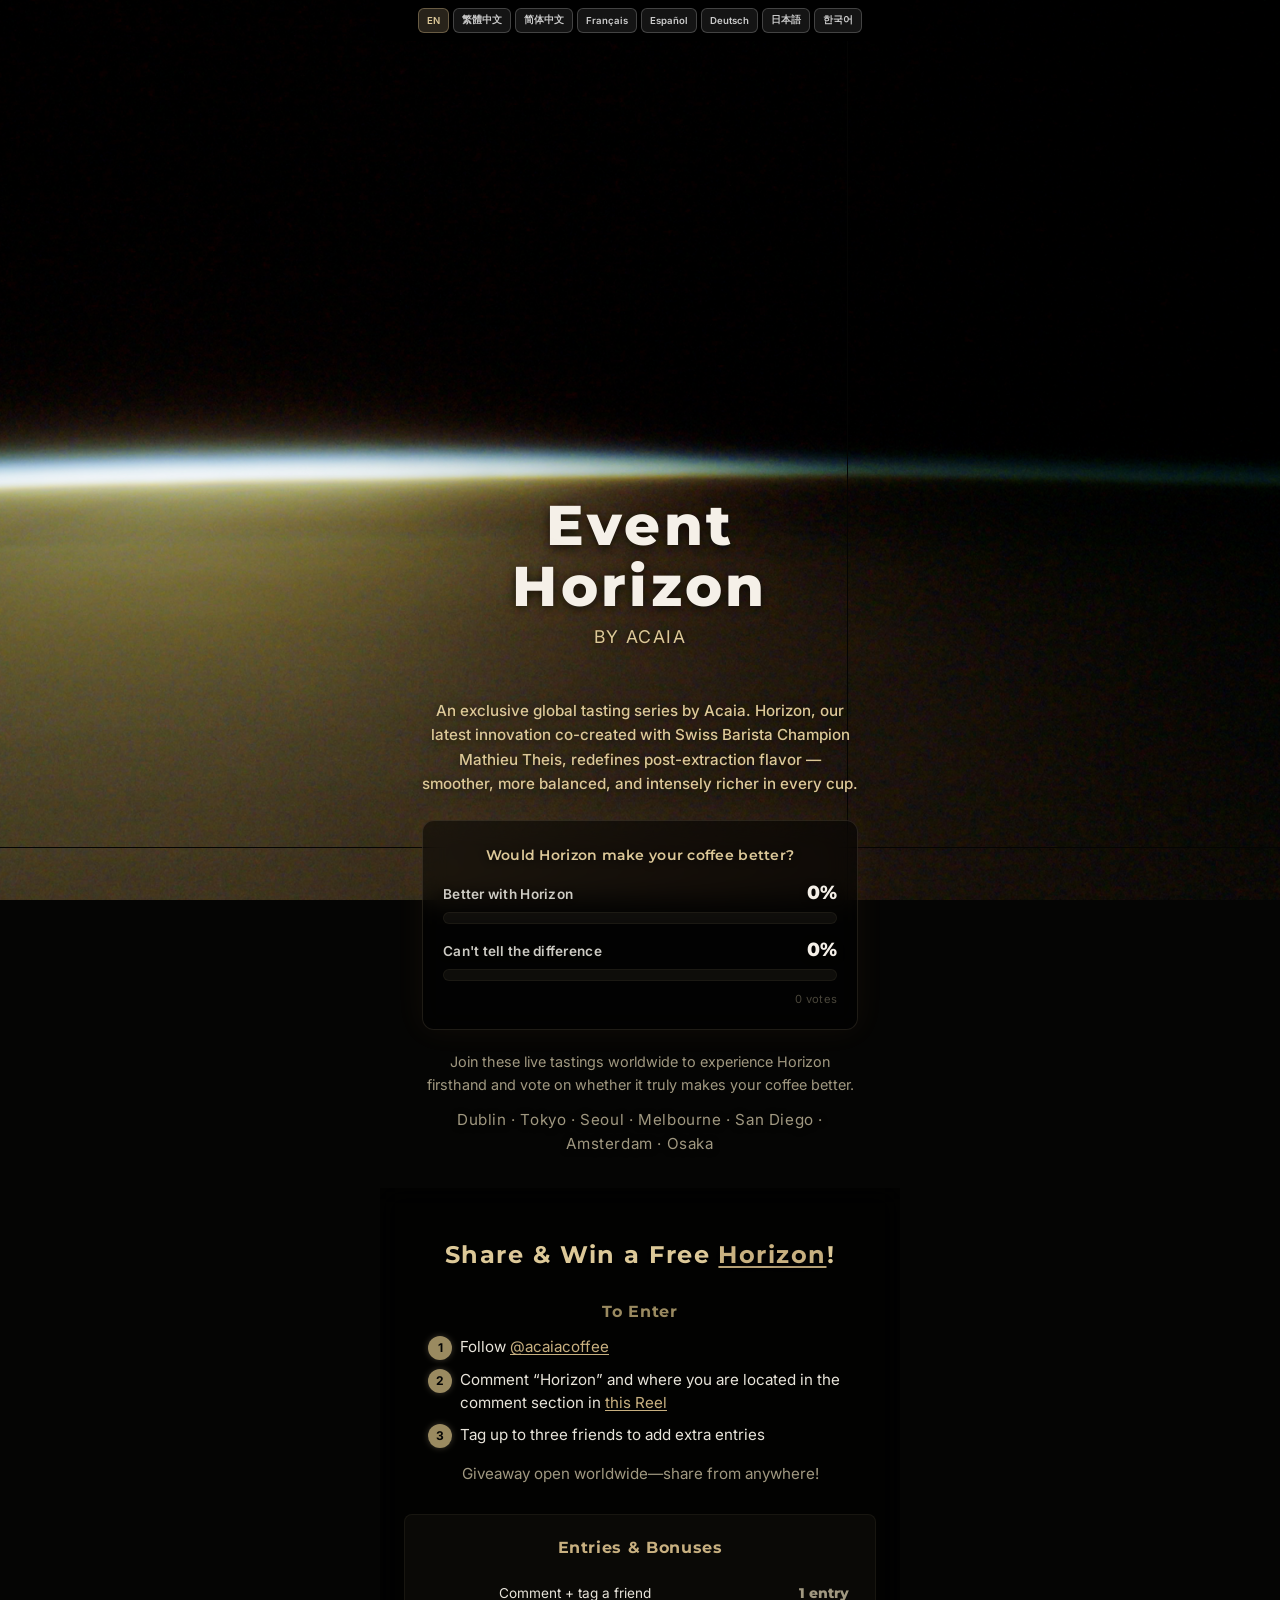
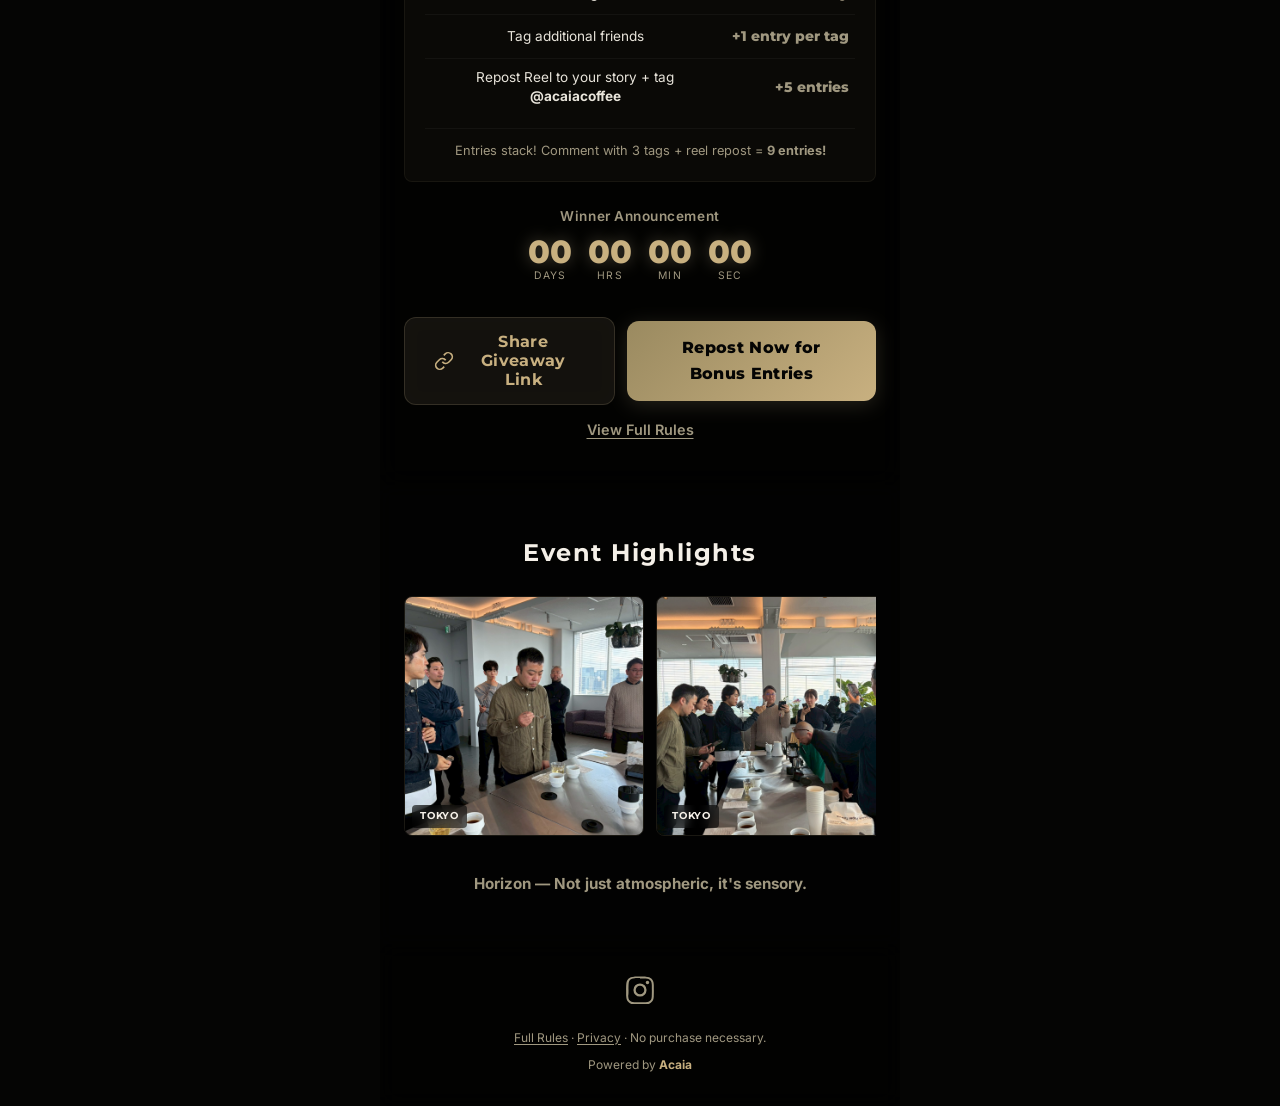
<file: index.html>
<!DOCTYPE html>
<html lang="en">
<head>
  <meta charset="UTF-8">
  <meta name="viewport" content="width=device-width, initial-scale=1.0, viewport-fit=cover">
  <title>Horizon Vote</title>
  <meta name="theme-color" content="#000000">
  <link rel="preconnect" href="https://fonts.googleapis.com">
  <link rel="preconnect" href="https://fonts.gstatic.com" crossorigin>
  <link href="https://fonts.googleapis.com/css2?family=Montserrat:wght@600;700;800&family=Inter:wght@400;500;600&family=Noto+Sans+TC:wght@400;500;600&family=Noto+Sans+SC:wght@400;500;600&family=Noto+Sans+JP:wght@400;500;600&family=Noto+Sans+KR:wght@400;500;600&display=swap" rel="stylesheet">
  <link rel="stylesheet" href="style.css?v=38">
  <style>
    /* Language switcher bar */
    .lang-switcher {
      position: fixed;
      top: 0;
      left: 50%;
      transform: translateX(-50%);
      z-index: 999;
      display: flex;
      gap: 4px;
      padding: 8px 12px;
      background: rgba(0,0,0,0.9);
      backdrop-filter: blur(10px);
      -webkit-backdrop-filter: blur(10px);
      border-radius: 0 0 12px 12px;
      max-width: 520px;
      width: 100%;
      flex-wrap: wrap;
      justify-content: center;
    }
    .lang-switcher button {
      font-family: 'Inter', system-ui, sans-serif;
      font-size: 0.6rem;
      font-weight: 600;
      padding: 5px 8px;
      border: 1px solid rgba(255,255,255,0.2);
      border-radius: 6px;
      background: rgba(255,255,255,0.08);
      color: #ccc;
      cursor: pointer;
      transition: all 0.2s;
      white-space: nowrap;
    }
    .lang-switcher button:hover { background: rgba(255,255,255,0.15); }
    .lang-switcher button.active {
      background: rgba(200,176,128,0.2);
      border-color: rgba(200,176,128,0.4);
      color: #DCC898;
    }
    .hero { padding-top: 50px; }
  </style>
</head>
<body>

  <!-- Language Switcher -->
  <div class="lang-switcher" id="langSwitcher">
    <button data-lang="en" class="active">EN</button>
    <button data-lang="zh-TW">繁體中文</button>
    <button data-lang="zh-CN">简体中文</button>
    <button data-lang="fr">Français</button>
    <button data-lang="es">Español</button>
    <button data-lang="de">Deutsch</button>
    <button data-lang="ja">日本語</button>
    <button data-lang="ko">한국어</button>
  </div>

  <!-- ===== HERO ===== -->
  <div class="bg-blackhole"></div>
  <section id="hero" class="hero">
    <div class="hero-content">
      <h1 class="hero-title">Event<br>Horizon</h1>
      <p class="hero-tagline">by Acaia</p>
    </div>
  </section>

  <!-- ===== DESCRIPTION + VOTE + CTA ===== -->
  <div class="content-upper">
    <p class="event-desc" data-i18n="event_desc"></p>

    <!-- QR voting buttons -->
    <div class="qr-vote" id="qrVote" hidden>
      <p class="qr-vote-prompt" data-i18n="vote_question"></p>
      <div class="qr-vote-buttons">
        <button class="btn btn-vote btn-vote-yes" id="btnVoteYes" data-i18n="vote_yes"></button>
        <button class="btn btn-vote btn-vote-no" id="btnVoteNo" data-i18n="vote_no_btn"></button>
      </div>
    </div>

    <!-- QR vote confirmation -->
    <div class="qr-confirm" id="qrConfirm" hidden>
      <div class="qr-confirm-icon">&#10003;</div>
      <p class="qr-confirm-text" data-i18n="vote_recorded"></p>
    </div>

    <div class="vote-box">
      <p class="results-question" data-i18n="vote_question"></p>
      <div class="result-bars">
        <div class="bar-group">
          <div class="bar-label">
            <span class="bar-name" data-i18n="vote_yes"></span>
            <span class="bar-pct" id="pctTasteYes">0%</span>
          </div>
          <div class="bar-track">
            <div class="bar-fill bar-fill-yes" id="barTasteYes" style="width:0%"></div>
          </div>
        </div>
        <div class="bar-group">
          <div class="bar-label">
            <span class="bar-name" data-i18n="vote_no"></span>
            <span class="bar-pct" id="pctTasteNo">0%</span>
          </div>
          <div class="bar-track">
            <div class="bar-fill bar-fill-no" id="barTasteNo" style="width:0%"></div>
          </div>
        </div>
      </div>
      <span class="vote-box-count" id="totalTasting">0 votes</span>
    </div>

    <p class="event-cta" data-i18n="event_cta"></p>

    <div class="cities-bar">
      Dublin &middot; Tokyo &middot; Seoul &middot; Melbourne &middot; San Diego &middot; Amsterdam &middot; Osaka
    </div>
  </div>

  <!-- ===== SHARE TO WIN ===== -->
  <section id="giveaway" class="section giveaway">
    <h2 class="section-title" data-i18n-html="giveaway_title"></h2>
    <div class="rules-title-inline" data-i18n="to_enter"></div>
    <ol class="entry-rules">
      <li data-i18n-html="step1"></li>
      <li data-i18n-html="step2"></li>
      <li data-i18n="step3"></li>
    </ol>
    <p class="giveaway-subtitle" data-i18n="giveaway_subtitle"></p>

    <!-- Entry Bonuses -->
    <div class="bonus-entries-card">
      <p class="bonus-entries-title" data-i18n="entries_bonuses"></p>
      <table class="bonus-table">
        <tr>
          <td class="bonus-action" data-i18n="bonus_comment_tag"></td>
          <td class="bonus-value" data-i18n="bonus_1_entry"></td>
        </tr>
        <tr>
          <td class="bonus-action" data-i18n="bonus_additional_tags"></td>
          <td class="bonus-value bonus-value-accent" data-i18n="bonus_plus1"></td>
        </tr>
        <tr>
          <td class="bonus-action" data-i18n-html="bonus_repost"></td>
          <td class="bonus-value bonus-value-glow" data-i18n="bonus_plus5"></td>
        </tr>
      </table>
      <p class="bonus-stack-note" data-i18n-html="bonus_stack"></p>
    </div>

    <!-- Countdown -->
    <div class="countdown-block">
      <p class="countdown-label" data-i18n="winner_announcement"></p>
      <div class="countdown" id="countdown">
        <div class="cd-unit"><span id="cdDays">00</span><small data-i18n="days"></small></div>
        <div class="cd-unit"><span id="cdHours">00</span><small data-i18n="hrs"></small></div>
        <div class="cd-unit"><span id="cdMins">00</span><small data-i18n="min"></small></div>
        <div class="cd-unit"><span id="cdSecs">00</span><small data-i18n="sec"></small></div>
      </div>
    </div>

    <div class="share-tools">
      <button class="btn btn-accent share-btn" id="btnCopyLink" aria-label="Copy link">
        <svg viewBox="0 0 24 24" fill="none" stroke="currentColor" stroke-width="2" width="20" height="20"><path d="M10 13a5 5 0 007.54.54l3-3a5 5 0 00-7.07-7.07l-1.72 1.71"/><path d="M14 11a5 5 0 00-7.54-.54l-3 3a5 5 0 007.07 7.07l1.71-1.71"/></svg>
        <span data-i18n="share_link"></span>
      </button>
      <a href="https://www.instagram.com/reel/DVrudeakwUs/" class="btn btn-primary" target="_blank" rel="noopener" data-i18n="repost_now"></a>
    </div>

    <button class="link-btn" id="btnRules" data-i18n="view_rules"></button>
  </section>

  <!-- ===== RULES MODAL ===== -->
  <div class="modal-overlay" id="rulesModal" aria-hidden="true">
    <div class="modal" role="dialog" aria-labelledby="rulesTitle">
      <button class="modal-close" id="modalClose" aria-label="Close">&times;</button>
      <h3 id="rulesTitle" data-i18n="rules_title"></h3>
      <ul id="rulesList"></ul>
    </div>
  </div>

  <!-- ===== EVENT HIGHLIGHTS ===== -->
  <section id="highlights" class="section highlights">
    <h2 class="section-title" data-i18n="highlights_title"></h2>
    <div class="photo-scroll" id="photoScroll"></div>
    <p class="brand-blurb" data-i18n-html="brand_blurb"></p>
  </section>

  <!-- ===== FOOTER ===== -->
  <footer class="footer">
    <div class="footer-social">
      <a href="https://www.instagram.com/acaiacoffee/?utm_source=results_page&utm_medium=footer" target="_blank" rel="noopener" aria-label="Instagram">
        <svg viewBox="0 0 24 24" fill="currentColor" width="28" height="28"><path d="M12 2.163c3.204 0 3.584.012 4.85.07 1.17.054 1.97.24 2.43.403a4.088 4.088 0 011.47.957c.453.453.777.91.957 1.47.163.46.35 1.26.403 2.43.058 1.266.07 1.646.07 4.85s-.012 3.584-.07 4.85c-.054 1.17-.24 1.97-.403 2.43a4.088 4.088 0 01-.957 1.47 4.088 4.088 0 01-1.47.957c-.46.163-1.26.35-2.43.403-1.266.058-1.646.07-4.85.07s-3.584-.012-4.85-.07c-1.17-.054-1.97-.24-2.43-.403a4.088 4.088 0 01-1.47-.957 4.088 4.088 0 01-.957-1.47c-.163-.46-.35-1.26-.403-2.43C2.175 15.584 2.163 15.204 2.163 12s.012-3.584.07-4.85c.054-1.17.24-1.97.403-2.43a4.088 4.088 0 01.957-1.47A4.088 4.088 0 015.063 2.293c.46-.163 1.26-.35 2.43-.403C8.759 1.832 9.139 1.82 12 1.82zm0-1.663C8.741.5 8.332.514 7.052.573 5.775.63 4.902.822 4.14 1.104a5.756 5.756 0 00-2.077 1.352A5.756 5.756 0 00.71 4.533C.428 5.295.237 6.168.18 7.445.12 8.725.107 9.134.107 12.393s.014 3.668.073 4.948c.057 1.277.249 2.15.531 2.912a5.756 5.756 0 001.352 2.077 5.756 5.756 0 002.077 1.352c.762.282 1.635.474 2.912.531 1.28.059 1.689.073 4.948.073s3.668-.014 4.948-.073c1.277-.057 2.15-.249 2.912-.531a5.756 5.756 0 002.077-1.352 5.756 5.756 0 001.352-2.077c.282-.762.474-1.635.531-2.912.059-1.28.073-1.689.073-4.948s-.014-3.668-.073-4.948c-.057-1.277-.249-2.15-.531-2.912a5.756 5.756 0 00-1.352-2.077A5.756 5.756 0 0019.86 1.104C19.098.822 18.225.63 16.948.573 15.668.514 15.259.5 12 .5z"/><path d="M12 6.365a5.635 5.635 0 100 11.27 5.635 5.635 0 000-11.27zm0 9.297a3.662 3.662 0 110-7.325 3.662 3.662 0 010 7.325z"/><circle cx="18.406" cy="5.594" r="1.44"/></svg>
      </a>
    </div>
    <p class="footer-legal">
      <a href="#" id="footerRules" data-i18n="full_rules"></a> &middot; <a href="#hero" data-i18n="privacy"></a> &middot; <span data-i18n="no_purchase"></span>
    </p>
    <p class="footer-brand">Powered by <strong>Acaia</strong></p>
  </footer>

  <script src="app.js"></script>
  <script>
  /* ===== i18n System ===== */
  const TRANSLATIONS = {
    en: {
      event_desc: 'An exclusive global tasting series by Acaia. Horizon, our latest innovation co-created with Swiss Barista Champion Mathieu Theis, redefines post-extraction flavor \u2014 smoother, more balanced, and intensely richer in every cup.',
      vote_question: 'Would Horizon make your coffee better?',
      vote_yes: 'Better with Horizon',
      vote_no: "Can't tell the difference",
      vote_no_btn: "Can't tell",
      vote_recorded: 'Your vote has been recorded!',
      event_cta: 'Join these live tastings worldwide to experience Horizon firsthand and vote on whether it truly makes your coffee better.',
      giveaway_title: 'Share &amp; Win a Free <a href="https://acaia.co/products/horizon" target="_blank" rel="noopener" class="title-link">Horizon</a>!',
      to_enter: 'To Enter',
      step1: 'Follow <a href="https://www.instagram.com/acaiacoffee/?utm_source=results_page&utm_medium=giveaway" target="_blank" rel="noopener">@acaiacoffee</a>',
      step2: 'Comment \u201cHorizon\u201d and where you are located in the comment section in <a href="https://www.instagram.com/reel/DVrudeakwUs/" target="_blank" rel="noopener">this Reel</a>',
      step3: 'Tag up to three friends to add extra entries',
      giveaway_subtitle: 'Giveaway open worldwide\u2014share from anywhere!',
      entries_bonuses: 'Entries & Bonuses',
      bonus_comment_tag: 'Comment + tag a friend',
      bonus_1_entry: '1 entry',
      bonus_additional_tags: 'Tag additional friends',
      bonus_plus1: '+1 entry per tag',
      bonus_repost: 'Repost Reel to your story + tag <strong>@acaiacoffee</strong>',
      bonus_plus5: '+5 entries',
      bonus_stack: 'Entries stack! Comment with 3 tags + reel repost = <strong>9 entries!</strong>',
      winner_announcement: 'Winner Announcement',
      days: 'days', hrs: 'hrs', min: 'min', sec: 'sec',
      share_link: 'Share Giveaway Link',
      repost_now: 'Repost Now for Bonus Entries',
      view_rules: 'View Full Rules',
      rules_title: 'Lucky Draw Rules',
      rules: [
        'No purchase necessary.',
        'Must follow @acaiacoffee on Instagram to qualify.',
        'Comment on our latest Reel/post and tag at least one friend to enter.',
        'Each additional friend tagged = +1 bonus entry (stackable).',
        'Repost the Reel to your Story + tag @acaiacoffee for +5 bonus entries.',
        'Winner will be selected randomly and announced on @acaiacoffee Instagram on March 31.',
        'You must be over 18. Address must be a valid shipping address.',
        'One entry per person. Your account must be public to enter.',
        'Entrants from the following countries are not eligible: Iran, Lebanon, Syria, Thailand, India, Turkey, Egypt, Qatar, and Russia. These restrictions are due to current political or logistical limitations (subject to change).',
        'This giveaway is not sponsored, endorsed, or administered by, or associated with Instagram.',
        'Acaia reserves the right to adjust these rules at any time.',
        'Good luck!'
      ],
      highlights_title: 'Event Highlights',
      brand_blurb: '<strong>Horizon \u2014 Not just atmospheric, it\'s sensory.</strong>',
      full_rules: 'Full Rules',
      privacy: 'Privacy',
      no_purchase: 'No purchase necessary.',
      votes_suffix: 'votes'
    },
    'zh-TW': {
      event_desc: 'Acaia 獨家全球品鑑系列活動。Horizon 是我們與瑞士咖啡師冠軍 Mathieu Theis 共同研發的最新創新，重新定義萃取後的風味體驗 \u2014 更柔順、更均衡、每一杯都更加濃郁醇厚。',
      vote_question: 'Horizon 能讓你的咖啡更好嗎？',
      vote_yes: '使用 Horizon 更好',
      vote_no: '感覺不出差異',
      vote_no_btn: '感覺不出',
      vote_recorded: '您的投票已記錄！',
      event_cta: '加入全球各地的現場品鑑活動，親身體驗 Horizon，並投票決定它是否真的讓你的咖啡更好。',
      giveaway_title: '分享並贏取免費 <a href="https://acaia.co/products/horizon" target="_blank" rel="noopener" class="title-link">Horizon</a>！',
      to_enter: '參加方式',
      step1: '追蹤 <a href="https://www.instagram.com/acaiacoffee/?utm_source=results_page&utm_medium=giveaway" target="_blank" rel="noopener">@acaiacoffee</a>',
      step2: '在<a href="https://www.instagram.com/reel/DVrudeakwUs/" target="_blank" rel="noopener">這支 Reel</a> 的留言區留言「Horizon」以及你所在的城市',
      step3: '標記最多三位朋友以獲得額外參加機會',
      giveaway_subtitle: '全球開放參與 \u2014 隨時隨地分享！',
      entries_bonuses: '參加次數與加碼',
      bonus_comment_tag: '留言 + 標記一位朋友',
      bonus_1_entry: '1 次參加機會',
      bonus_additional_tags: '標記更多朋友',
      bonus_plus1: '每標記一人 +1 次',
      bonus_repost: '轉發 Reel 到限時動態 + 標記 <strong>@acaiacoffee</strong>',
      bonus_plus5: '+5 次參加機會',
      bonus_stack: '機會可累計！留言標記 3 位 + 轉發 Reel = <strong>9 次參加機會！</strong>',
      winner_announcement: '得獎公佈',
      days: '天', hrs: '時', min: '分', sec: '秒',
      share_link: '分享抽獎連結',
      repost_now: '立即轉發獲得加碼機會',
      view_rules: '查看完整規則',
      rules_title: '抽獎規則',
      rules: [
        '無需購買。',
        '須在 Instagram 追蹤 @acaiacoffee 才具備資格。',
        '在我們最新的 Reel/貼文下留言並標記至少一位朋友即可參加。',
        '每多標記一位朋友 = +1 次額外參加機會（可累計）。',
        '將 Reel 轉發至限時動態 + 標記 @acaiacoffee 可獲得 +5 次額外參加機會。',
        '得獎者將隨機抽出，並於 3 月 31 日在 @acaiacoffee Instagram 公佈。',
        '參加者須年滿 18 歲。地址須為有效的寄送地址。',
        '每人限參加一次。帳號須設為公開。',
        '以下國家的參加者不具備資格：伊朗、黎巴嫩、敘利亞、泰國、印度、土耳其、埃及、卡達和俄羅斯。此限制係因政治或物流因素（可能變更）。',
        '本活動非由 Instagram 贊助、背書、管理或關聯。',
        'Acaia 保留隨時調整本規則的權利。',
        '祝好運！'
      ],
      highlights_title: '活動精彩回顧',
      brand_blurb: '<strong>Horizon \u2014 不只是氛圍，更是感官體驗。</strong>',
      full_rules: '完整規則',
      privacy: '隱私權',
      no_purchase: '無需購買。',
      votes_suffix: '票'
    },
    'zh-CN': {
      event_desc: 'Acaia 独家全球品鉴系列活动。Horizon 是我们与瑞士咖啡师冠军 Mathieu Theis 共同研发的最新创新，重新定义萃取后的风味体验 \u2014 更柔顺、更均衡、每一杯都更加浓郁醇厚。',
      vote_question: 'Horizon 能让你的咖啡更好吗？',
      vote_yes: '使用 Horizon 更好',
      vote_no: '感觉不出差异',
      vote_no_btn: '感觉不出',
      vote_recorded: '您的投票已记录！',
      event_cta: '加入全球各地的现场品鉴活动，亲身体验 Horizon，并投票决定它是否真的让你的咖啡更好。',
      giveaway_title: '分享并赢取免费 <a href="https://acaia.co/products/horizon" target="_blank" rel="noopener" class="title-link">Horizon</a>！',
      to_enter: '参加方式',
      step1: '关注 <a href="https://www.instagram.com/acaiacoffee/?utm_source=results_page&utm_medium=giveaway" target="_blank" rel="noopener">@acaiacoffee</a>',
      step2: '在<a href="https://www.instagram.com/reel/DVrudeakwUs/" target="_blank" rel="noopener">这条 Reel</a> 的评论区留言「Horizon」以及你所在的城市',
      step3: '标记最多三位朋友以获得额外参加机会',
      giveaway_subtitle: '全球开放参与 \u2014 随时随地分享！',
      entries_bonuses: '参加次数与加码',
      bonus_comment_tag: '留言 + 标记一位朋友',
      bonus_1_entry: '1 次参加机会',
      bonus_additional_tags: '标记更多朋友',
      bonus_plus1: '每标记一人 +1 次',
      bonus_repost: '转发 Reel 到限时动态 + 标记 <strong>@acaiacoffee</strong>',
      bonus_plus5: '+5 次参加机会',
      bonus_stack: '机会可累计！留言标记 3 位 + 转发 Reel = <strong>9 次参加机会！</strong>',
      winner_announcement: '获奖公布',
      days: '天', hrs: '时', min: '分', sec: '秒',
      share_link: '分享抽奖链接',
      repost_now: '立即转发获得加码机会',
      view_rules: '查看完整规则',
      rules_title: '抽奖规则',
      rules: [
        '无需购买。',
        '须在 Instagram 关注 @acaiacoffee 才具备资格。',
        '在我们最新的 Reel/帖子下留言并标记至少一位朋友即可参加。',
        '每多标记一位朋友 = +1 次额外参加机会（可累计）。',
        '将 Reel 转发至限时动态 + 标记 @acaiacoffee 可获得 +5 次额外参加机会。',
        '获奖者将随机抽出，并于 3 月 31 日在 @acaiacoffee Instagram 公布。',
        '参加者须年满 18 岁。地址须为有效的寄送地址。',
        '每人限参加一次。账号须设为公开。',
        '以下国家的参加者不具备资格：伊朗、黎巴嫩、叙利亚、泰国、印度、土耳其、埃及、卡塔尔和俄罗斯。此限制系因政治或物流因素（可能变更）。',
        '本活动非由 Instagram 赞助、背书、管理或关联。',
        'Acaia 保留随时调整本规则的权利。',
        '祝好运！'
      ],
      highlights_title: '活动精彩回顾',
      brand_blurb: '<strong>Horizon \u2014 不只是氛围，更是感官体验。</strong>',
      full_rules: '完整规则',
      privacy: '隐私',
      no_purchase: '无需购买。',
      votes_suffix: '票'
    },
    fr: {
      event_desc: "Une s\u00e9rie de d\u00e9gustations mondiales exclusives par Acaia. Horizon, notre derni\u00e8re innovation co-cr\u00e9\u00e9e avec le Champion Barista Suisse Mathieu Theis, red\u00e9finit la saveur post-extraction \u2014 plus douce, plus \u00e9quilibr\u00e9e et intensément plus riche dans chaque tasse.",
      vote_question: 'Horizon am\u00e9liorerait-il votre caf\u00e9 ?',
      vote_yes: 'Meilleur avec Horizon',
      vote_no: 'Pas de diff\u00e9rence',
      vote_no_btn: 'Pas de diff\u00e9rence',
      vote_recorded: 'Votre vote a \u00e9t\u00e9 enregistr\u00e9 !',
      event_cta: "Participez \u00e0 ces d\u00e9gustations en direct dans le monde entier pour d\u00e9couvrir Horizon et votez pour savoir s'il am\u00e9liore vraiment votre caf\u00e9.",
      giveaway_title: 'Partagez et gagnez un <a href="https://acaia.co/products/horizon" target="_blank" rel="noopener" class="title-link">Horizon</a> gratuit !',
      to_enter: 'Comment participer',
      step1: 'Suivez <a href="https://www.instagram.com/acaiacoffee/?utm_source=results_page&utm_medium=giveaway" target="_blank" rel="noopener">@acaiacoffee</a>',
      step2: 'Commentez \u00ab Horizon \u00bb et indiquez o\u00f9 vous vous trouvez dans les commentaires de <a href="https://www.instagram.com/reel/DVrudeakwUs/" target="_blank" rel="noopener">ce Reel</a>',
      step3: "Identifiez jusqu'\u00e0 trois amis pour obtenir des participations suppl\u00e9mentaires",
      giveaway_subtitle: 'Concours ouvert dans le monde entier \u2014 partagez depuis n\u2019importe o\u00f9 !',
      entries_bonuses: 'Participations et bonus',
      bonus_comment_tag: 'Commentaire + identifier un ami',
      bonus_1_entry: '1 participation',
      bonus_additional_tags: 'Identifier des amis suppl\u00e9mentaires',
      bonus_plus1: '+1 participation par identification',
      bonus_repost: 'Reposter le Reel en story + identifier <strong>@acaiacoffee</strong>',
      bonus_plus5: '+5 participations',
      bonus_stack: 'Les participations se cumulent ! Commentaire avec 3 identifications + repost du Reel = <strong>9 participations !</strong>',
      winner_announcement: 'Annonce du gagnant',
      days: 'jours', hrs: 'hrs', min: 'min', sec: 'sec',
      share_link: 'Partager le lien du concours',
      repost_now: 'Reposter pour des participations bonus',
      view_rules: 'Voir les r\u00e8gles compl\u00e8tes',
      rules_title: 'R\u00e8gles du tirage au sort',
      rules: [
        "Aucun achat n\u00e9cessaire.",
        "Vous devez suivre @acaiacoffee sur Instagram pour participer.",
        "Commentez notre dernier Reel/post et identifiez au moins un ami pour participer.",
        "Chaque ami identifi\u00e9 en plus = +1 participation bonus (cumulable).",
        "Repostez le Reel dans votre Story + identifiez @acaiacoffee pour +5 participations bonus.",
        "Le gagnant sera s\u00e9lectionn\u00e9 al\u00e9atoirement et annonc\u00e9 sur le Instagram de @acaiacoffee le 31 mars.",
        "Vous devez avoir plus de 18 ans. L'adresse doit \u00eatre une adresse de livraison valide.",
        "Une participation par personne. Votre compte doit \u00eatre public pour participer.",
        "Les participants des pays suivants ne sont pas \u00e9ligibles : Iran, Liban, Syrie, Tha\u00eflande, Inde, Turquie, \u00c9gypte, Qatar et Russie. Ces restrictions sont dues \u00e0 des limitations politiques ou logistiques actuelles (susceptibles de changer).",
        "Ce concours n'est ni sponsoris\u00e9, ni endoss\u00e9, ni administr\u00e9 par, ni associ\u00e9 \u00e0 Instagram.",
        "Acaia se r\u00e9serve le droit de modifier ces r\u00e8gles \u00e0 tout moment.",
        "Bonne chance !"
      ],
      highlights_title: 'Temps forts de l\u2019\u00e9v\u00e9nement',
      brand_blurb: '<strong>Horizon \u2014 Pas seulement atmosph\u00e9rique, c\u2019est sensoriel.</strong>',
      full_rules: 'R\u00e8gles compl\u00e8tes',
      privacy: 'Confidentialit\u00e9',
      no_purchase: 'Aucun achat n\u00e9cessaire.',
      votes_suffix: 'votes'
    },
    es: {
      event_desc: 'Una serie exclusiva de degustaciones globales de Acaia. Horizon, nuestra \u00faltima innovaci\u00f3n co-creada con el Campe\u00f3n Barista Suizo Mathieu Theis, redefine el sabor post-extracci\u00f3n \u2014 m\u00e1s suave, m\u00e1s equilibrado e intensamente m\u00e1s rico en cada taza.',
      vote_question: '\u00bfHorizon mejorar\u00eda tu caf\u00e9?',
      vote_yes: 'Mejor con Horizon',
      vote_no: 'No noto la diferencia',
      vote_no_btn: 'No noto',
      vote_recorded: '\u00a1Tu voto ha sido registrado!',
      event_cta: '\u00danete a estas degustaciones en vivo en todo el mundo para experimentar Horizon de primera mano y vota si realmente mejora tu caf\u00e9.',
      giveaway_title: '\u00a1Comparte y gana un <a href="https://acaia.co/products/horizon" target="_blank" rel="noopener" class="title-link">Horizon</a> gratis!',
      to_enter: 'C\u00f3mo participar',
      step1: 'Sigue a <a href="https://www.instagram.com/acaiacoffee/?utm_source=results_page&utm_medium=giveaway" target="_blank" rel="noopener">@acaiacoffee</a>',
      step2: 'Comenta \u00abHorizon\u00bb y d\u00f3nde te encuentras en los comentarios de <a href="https://www.instagram.com/reel/DVrudeakwUs/" target="_blank" rel="noopener">este Reel</a>',
      step3: 'Etiqueta hasta tres amigos para obtener participaciones extra',
      giveaway_subtitle: 'Sorteo abierto en todo el mundo \u2014 \u00a1comparte desde cualquier lugar!',
      entries_bonuses: 'Participaciones y bonos',
      bonus_comment_tag: 'Comentario + etiquetar a un amigo',
      bonus_1_entry: '1 participaci\u00f3n',
      bonus_additional_tags: 'Etiquetar amigos adicionales',
      bonus_plus1: '+1 participaci\u00f3n por etiqueta',
      bonus_repost: 'Repostear el Reel en tu historia + etiquetar <strong>@acaiacoffee</strong>',
      bonus_plus5: '+5 participaciones',
      bonus_stack: '\u00a1Las participaciones se acumulan! Comentario con 3 etiquetas + repost del Reel = <strong>\u00a19 participaciones!</strong>',
      winner_announcement: 'Anuncio del ganador',
      days: 'd\u00edas', hrs: 'hrs', min: 'min', sec: 'seg',
      share_link: 'Compartir enlace del sorteo',
      repost_now: 'Repostear ahora para participaciones bonus',
      view_rules: 'Ver reglas completas',
      rules_title: 'Reglas del sorteo',
      rules: [
        'No es necesaria ninguna compra.',
        'Debes seguir a @acaiacoffee en Instagram para participar.',
        'Comenta en nuestro \u00faltimo Reel/post y etiqueta al menos a un amigo para participar.',
        'Cada amigo adicional etiquetado = +1 participaci\u00f3n bonus (acumulable).',
        'Repostea el Reel en tu Story + etiqueta a @acaiacoffee para +5 participaciones bonus.',
        'El ganador ser\u00e1 seleccionado al azar y anunciado en el Instagram de @acaiacoffee el 31 de marzo.',
        'Debes ser mayor de 18 a\u00f1os. La direcci\u00f3n debe ser una direcci\u00f3n de env\u00edo v\u00e1lida.',
        'Una participaci\u00f3n por persona. Tu cuenta debe ser p\u00fablica para participar.',
        'Los participantes de los siguientes pa\u00edses no son elegibles: Ir\u00e1n, L\u00edbano, Siria, Tailandia, India, Turqu\u00eda, Egipto, Catar y Rusia. Estas restricciones se deben a limitaciones pol\u00edticas o log\u00edsticas actuales (sujetas a cambios).',
        'Este sorteo no est\u00e1 patrocinado, respaldado, administrado ni asociado con Instagram.',
        'Acaia se reserva el derecho de ajustar estas reglas en cualquier momento.',
        '\u00a1Buena suerte!'
      ],
      highlights_title: 'Momentos destacados',
      brand_blurb: '<strong>Horizon \u2014 No solo atmosf\u00e9rico, es sensorial.</strong>',
      full_rules: 'Reglas completas',
      privacy: 'Privacidad',
      no_purchase: 'No es necesaria ninguna compra.',
      votes_suffix: 'votos'
    },
    de: {
      event_desc: 'Eine exklusive globale Verkostungsserie von Acaia. Horizon, unsere neueste Innovation in Zusammenarbeit mit dem Schweizer Barista-Champion Mathieu Theis, definiert das Post-Extraktions-Aroma neu \u2014 sanfter, ausgewogener und intensiv reichhaltiger in jeder Tasse.',
      vote_question: 'W\u00fcrde Horizon deinen Kaffee besser machen?',
      vote_yes: 'Besser mit Horizon',
      vote_no: 'Kein Unterschied',
      vote_no_btn: 'Kein Unterschied',
      vote_recorded: 'Deine Stimme wurde erfasst!',
      event_cta: 'Nimm an diesen Live-Verkostungen weltweit teil, um Horizon aus erster Hand zu erleben, und stimme ab, ob es deinen Kaffee wirklich besser macht.',
      giveaway_title: 'Teilen &amp; einen kostenlosen <a href="https://acaia.co/products/horizon" target="_blank" rel="noopener" class="title-link">Horizon</a> gewinnen!',
      to_enter: 'So nimmst du teil',
      step1: 'Folge <a href="https://www.instagram.com/acaiacoffee/?utm_source=results_page&utm_medium=giveaway" target="_blank" rel="noopener">@acaiacoffee</a>',
      step2: 'Kommentiere \u201eHorizon\u201c und deinen Standort in den Kommentaren von <a href="https://www.instagram.com/reel/DVrudeakwUs/" target="_blank" rel="noopener">diesem Reel</a>',
      step3: 'Markiere bis zu drei Freunde f\u00fcr zus\u00e4tzliche Teilnahmen',
      giveaway_subtitle: 'Gewinnspiel weltweit offen \u2014 teile von \u00fcberall!',
      entries_bonuses: 'Teilnahmen & Boni',
      bonus_comment_tag: 'Kommentar + einen Freund markieren',
      bonus_1_entry: '1 Teilnahme',
      bonus_additional_tags: 'Weitere Freunde markieren',
      bonus_plus1: '+1 Teilnahme pro Markierung',
      bonus_repost: 'Reel in deiner Story reposten + <strong>@acaiacoffee</strong> markieren',
      bonus_plus5: '+5 Teilnahmen',
      bonus_stack: 'Teilnahmen stapeln sich! Kommentar mit 3 Markierungen + Reel-Repost = <strong>9 Teilnahmen!</strong>',
      winner_announcement: 'Gewinner-Bekanntgabe',
      days: 'Tage', hrs: 'Std', min: 'Min', sec: 'Sek',
      share_link: 'Gewinnspiel-Link teilen',
      repost_now: 'Jetzt reposten f\u00fcr Bonus-Teilnahmen',
      view_rules: 'Vollst\u00e4ndige Regeln',
      rules_title: 'Gewinnspiel-Regeln',
      rules: [
        'Kein Kauf erforderlich.',
        'Du musst @acaiacoffee auf Instagram folgen, um teilzunehmen.',
        'Kommentiere unser neuestes Reel/Post und markiere mindestens einen Freund zur Teilnahme.',
        'Jeder zus\u00e4tzlich markierte Freund = +1 Bonus-Teilnahme (kumulierbar).',
        'Reposte das Reel in deiner Story + markiere @acaiacoffee f\u00fcr +5 Bonus-Teilnahmen.',
        'Der Gewinner wird zuf\u00e4llig ausgew\u00e4hlt und am 31. M\u00e4rz auf dem @acaiacoffee Instagram bekanntgegeben.',
        'Du musst \u00fcber 18 Jahre alt sein. Die Adresse muss eine g\u00fcltige Lieferadresse sein.',
        'Eine Teilnahme pro Person. Dein Konto muss \u00f6ffentlich sein.',
        'Teilnehmer aus folgenden L\u00e4ndern sind nicht berechtigt: Iran, Libanon, Syrien, Thailand, Indien, T\u00fcrkei, \u00c4gypten, Katar und Russland. Diese Einschr\u00e4nkungen bestehen aufgrund aktueller politischer oder logistischer Gegebenheiten (\u00c4nderungen vorbehalten).',
        'Dieses Gewinnspiel wird nicht von Instagram gesponsert, unterst\u00fctzt, verwaltet oder ist damit verbunden.',
        'Acaia beh\u00e4lt sich das Recht vor, diese Regeln jederzeit anzupassen.',
        'Viel Gl\u00fcck!'
      ],
      highlights_title: 'Event-Highlights',
      brand_blurb: '<strong>Horizon \u2014 Nicht nur atmosph\u00e4risch, sondern sinnlich.</strong>',
      full_rules: 'Vollst\u00e4ndige Regeln',
      privacy: 'Datenschutz',
      no_purchase: 'Kein Kauf erforderlich.',
      votes_suffix: 'Stimmen'
    },
    ja: {
      event_desc: 'Acaiaによる特別なグローバルテイスティングシリーズ。スイスバリスタチャンピオン Mathieu Theis と共同開発した最新イノベーション Horizon は、抽出後のフレーバーを再定義します \u2014 より滑らかでバランスの取れた、驚くほど豊かな味わいの一杯を実現。',
      vote_question: 'Horizonでコーヒーの味は良くなりましたか？',
      vote_yes: 'Horizon\u3067\u3088\u308a\u7f8e\u5473\u3057\u3044',
      vote_no: '\u9055\u3044\u304c\u308f\u304b\u3089\u306a\u3044',
      vote_no_btn: '\u308f\u304b\u3089\u306a\u3044',
      vote_recorded: '\u6295\u7968\u304c\u8a18\u9332\u3055\u308c\u307e\u3057\u305f\uff01',
      event_cta: '\u4e16\u754c\u5404\u5730\u306e\u30e9\u30a4\u30d6\u30c6\u30a4\u30b9\u30c6\u30a3\u30f3\u30b0\u306b\u53c2\u52a0\u3057\u3066Horizon\u3092\u4f53\u9a13\u3057\u3001\u672c\u5f53\u306b\u30b3\u30fc\u30d2\u30fc\u304c\u7f8e\u5473\u3057\u304f\u306a\u308b\u304b\u6295\u7968\u3057\u3066\u304f\u3060\u3055\u3044\u3002',
      giveaway_title: '\u30b7\u30a7\u30a2\u3057\u3066\u7121\u6599\u306e<a href="https://acaia.co/products/horizon" target="_blank" rel="noopener" class="title-link">Horizon</a>\u3092\u7372\u5f97\uff01',
      to_enter: '\u53c2\u52a0\u65b9\u6cd5',
      step1: '<a href="https://www.instagram.com/acaiacoffee/?utm_source=results_page&utm_medium=giveaway" target="_blank" rel="noopener">@acaiacoffee</a> \u3092\u30d5\u30a9\u30ed\u30fc',
      step2: '<a href="https://www.instagram.com/reel/DVrudeakwUs/" target="_blank" rel="noopener">\u3053\u306eReel</a>\u306e\u30b3\u30e1\u30f3\u30c8\u6b04\u306b\u300cHorizon\u300d\u3068\u3042\u306a\u305f\u306e\u5834\u6240\u3092\u30b3\u30e1\u30f3\u30c8',
      step3: '\u6700\u5927 3 \u4eba\u306e\u53cb\u9054\u3092\u30bf\u30b0\u3057\u3066\u8ffd\u52a0\u30a8\u30f3\u30c8\u30ea\u30fc\u3092\u7372\u5f97',
      giveaway_subtitle: '\u4e16\u754c\u4e2d\u304b\u3089\u53c2\u52a0\u53ef\u80fd \u2014 \u3069\u3053\u304b\u3089\u3067\u3082\u30b7\u30a7\u30a2\uff01',
      entries_bonuses: '\u30a8\u30f3\u30c8\u30ea\u30fc\uff06\u30dc\u30fc\u30ca\u30b9',
      bonus_comment_tag: '\u30b3\u30e1\u30f3\u30c8 + \u53cb\u9054\u3092\u30bf\u30b0',
      bonus_1_entry: '+1エントリー',
      bonus_additional_tags: '\u8ffd\u52a0\u306e\u53cb\u9054\u3092\u30bf\u30b0',
      bonus_plus1: '\u30bf\u30b0 1 \u4eba\u3054\u3068\u306b +1',
      bonus_repost: 'Reel\u3092\u30b9\u30c8\u30fc\u30ea\u30fc\u306b\u30ea\u30dd\u30b9\u30c8 + <strong>@acaiacoffee</strong> \u3092\u30bf\u30b0',
      bonus_plus5: '+5 \u30a8\u30f3\u30c8\u30ea\u30fc',
      bonus_stack: '応募数は加算方式！3人タグ + Reelリポスト = <strong>9エントリー！</strong>',
      winner_announcement: '\u5f53\u9078\u8005\u767a\u8868',
      days: '\u65e5', hrs: '\u6642\u9593', min: '\u5206', sec: '\u79d2',
      share_link: '\u30ad\u30e3\u30f3\u30da\u30fc\u30f3\u30ea\u30f3\u30af\u3092\u30b7\u30a7\u30a2',
      repost_now: '\u30ea\u30dd\u30b9\u30c8\u3067\u30dc\u30fc\u30ca\u30b9\u30a8\u30f3\u30c8\u30ea\u30fc',
      view_rules: 'ルールの詳細を確認',
      rules_title: '\u62bd\u9078\u30eb\u30fc\u30eb',
      rules: [
        '\u8cfc\u5165\u4e0d\u8981\u3002',
        '\u53c2\u52a0\u306b\u306fInstagram\u3067@acaiacoffee\u3092\u30d5\u30a9\u30ed\u30fc\u3059\u308b\u5fc5\u8981\u304c\u3042\u308a\u307e\u3059\u3002',
        '\u6700\u65b0\u306eReel/\u6295\u7a3f\u306b\u30b3\u30e1\u30f3\u30c8\u3057\u3001\u5c11\u306a\u304f\u3068\u30821\u4eba\u306e\u53cb\u9054\u3092\u30bf\u30b0\u3057\u3066\u53c2\u52a0\u3002',
        '\u8ffd\u52a0\u306e\u53cb\u9054\u30bf\u30b0 = +1 \u30dc\u30fc\u30ca\u30b9\u30a8\u30f3\u30c8\u30ea\u30fc\uff08\u7d2f\u7a4d\u53ef\u80fd\uff09\u3002',
        'Reel\u3092\u30b9\u30c8\u30fc\u30ea\u30fc\u306b\u30ea\u30dd\u30b9\u30c8 + @acaiacoffee\u3092\u30bf\u30b0\u3067 +5 \u30dc\u30fc\u30ca\u30b9\u30a8\u30f3\u30c8\u30ea\u30fc\u3002',
        '\u5f53\u9078\u8005\u306f\u30e9\u30f3\u30c0\u30e0\u306b\u9078\u51fa\u3055\u308c\u30013\u670831\u65e5\u306b@acaiacoffee\u306eInstagram\u3067\u767a\u8868\u3055\u308c\u307e\u3059\u3002',
        '18\u6b73\u4ee5\u4e0a\u3067\u3042\u308b\u3053\u3068\u3002\u4f4f\u6240\u306f\u6709\u52b9\u306a\u914d\u9001\u5148\u3067\u3042\u308b\u5fc5\u8981\u304c\u3042\u308a\u307e\u3059\u3002',
        '1\u4eba1\u56de\u306e\u53c2\u52a0\u3002\u30a2\u30ab\u30a6\u30f3\u30c8\u306f\u516c\u958b\u3067\u3042\u308b\u5fc5\u8981\u304c\u3042\u308a\u307e\u3059\u3002',
        '\u4ee5\u4e0b\u306e\u56fd\u306e\u53c2\u52a0\u8005\u306f\u5bfe\u8c61\u5916\u3067\u3059\uff1a\u30a4\u30e9\u30f3\u3001\u30ec\u30d0\u30ce\u30f3\u3001\u30b7\u30ea\u30a2\u3001\u30bf\u30a4\u3001\u30a4\u30f3\u30c9\u3001\u30c8\u30eb\u30b3\u3001\u30a8\u30b8\u30d7\u30c8\u3001\u30ab\u30bf\u30fc\u30eb\u3001\u30ed\u30b7\u30a2\u3002\u3053\u308c\u3089\u306e\u5236\u9650\u306f\u73fe\u5728\u306e\u653f\u6cbb\u7684\u307e\u305f\u306f\u7269\u6d41\u7684\u306a\u5236\u7d04\u306b\u3088\u308b\u3082\u306e\u3067\u3059\uff08\u5909\u66f4\u306e\u53ef\u80fd\u6027\u3042\u308a\uff09\u3002',
        '\u3053\u306e\u30ad\u30e3\u30f3\u30da\u30fc\u30f3\u306fInstagram\u304c\u30b9\u30dd\u30f3\u30b5\u30fc\u3001\u652f\u6301\u3001\u904b\u55b6\u3001\u307e\u305f\u306f\u95a2\u4e0e\u3059\u308b\u3082\u306e\u3067\u306f\u3042\u308a\u307e\u305b\u3093\u3002',
        'Acaia\u306f\u3053\u308c\u3089\u306e\u30eb\u30fc\u30eb\u3092\u3044\u3064\u3067\u3082\u8abf\u6574\u3059\u308b\u6a29\u5229\u3092\u7559\u4fdd\u3057\u307e\u3059\u3002',
        '\u5e78\u904b\u3092\u304a\u7948\u308a\u3057\u307e\u3059\uff01'
      ],
      highlights_title: '\u30a4\u30d9\u30f3\u30c8\u30cf\u30a4\u30e9\u30a4\u30c8',
      brand_blurb: '<strong>Horizon \u2014 単なる「雰囲気」ではない、研ぎ澄まされた「官能」の体験。</strong>',
      full_rules: 'ルールの詳細',
      privacy: '\u30d7\u30e9\u30a4\u30d0\u30b7\u30fc',
      no_purchase: '\u8cfc\u5165\u4e0d\u8981\u3002',
      votes_suffix: '\u7968'
    },
    ko: {
      event_desc: 'Acaia의 독점 글로벌 테이스팅 시리즈. 스위스 바리스타 챔피언 Mathieu Theis와 공동 개발한, 아카이아의 가장 최신의 혁신을 담은 Horizon은 추출 후 플레이버를 재정의합니다 \u2014 모든 잔 마다 더 부드럽고, 더 균형 잡히고, 더 또렷하고 풍성한 플레이버를.',
      vote_question: 'Horizon이 커피를 더 나아지게 만들었다고 생각하시나요?',
      vote_yes: 'Horizon을 사용한 커피가 더 나았다',
      vote_no: '\ucc28\uc774\ub97c \ubaa8\ub974\uaca0\ub2e4',
      vote_no_btn: '\ubaa8\ub974\uaca0\ub2e4',
      vote_recorded: '\ud22c\ud45c\uac00 \uae30\ub85d\ub418\uc5c8\uc2b5\ub2c8\ub2e4!',
      event_cta: '\uc804 \uc138\uacc4 \ub77c\uc774\ube0c \ud14c\uc774\uc2a4\ud305\uc5d0 \ucc38\uc5ec\ud558\uc5ec Horizon\uc744 \uc9c1\uc811 \uacbd\ud5d8\ud558\uace0, \uc815\ub9d0\ub85c \ucee4\ud53c\uac00 \ub354 \ub9db\uc788\uc5b4\uc9c0\ub294\uc9c0 \ud22c\ud45c\ud574 \uc8fc\uc138\uc694.',
      giveaway_title: '\uacf5\uc720\ud558\uace0 \ubb34\ub8cc <a href="https://acaia.co/products/horizon" target="_blank" rel="noopener" class="title-link">Horizon</a> \ubc1b\uc73c\uc138\uc694!',
      to_enter: '\ucc38\uc5ec \ubc29\ubc95',
      step1: '<a href="https://www.instagram.com/acaiacoffee/?utm_source=results_page&utm_medium=giveaway" target="_blank" rel="noopener">@acaiacoffee</a> \ud314\ub85c\uc6b0',
      step2: '<a href="https://www.instagram.com/reel/DVrudeakwUs/" target="_blank" rel="noopener">\uc774 Reel</a>\uc758 \ub313\uae00\ub780\uc5d0 \u201cHorizon\u201d\uacfc \uc704\uce58\ub97c \ub313\uae00\ub85c \ub0a8\uae30\uc138\uc694',
      step3: '\ucd5c\ub300 3\uba85\uc758 \uce5c\uad6c\ub97c \ud0dc\uadf8\ud558\uc5ec \ucd94\uac00 \uc751\ubaa8 \uae30\ud68c\ub97c \uc5bb\uc73c\uc138\uc694',
      giveaway_subtitle: '\uc804 \uc138\uacc4 \uc5b4\ub514\uc11c\ub098 \ucc38\uc5ec \uac00\ub2a5 \u2014 \uc5b4\ub514\uc11c\ub4e0 \uacf5\uc720\ud558\uc138\uc694!',
      entries_bonuses: '\uc751\ubaa8 & \ubcf4\ub108\uc2a4',
      bonus_comment_tag: '\ub313\uae00 + \uce5c\uad6c \ud0dc\uadf8',
      bonus_1_entry: '1\ud68c \uc751\ubaa8',
      bonus_additional_tags: '\ucd94\uac00 \uce5c\uad6c \ud0dc\uadf8',
      bonus_plus1: '\ud0dc\uadf8\ub2f9 +1\ud68c',
      bonus_repost: 'Reel\uc744 \uc2a4\ud1a0\ub9ac\uc5d0 \ub9ac\ud3ec\uc2a4\ud2b8 + <strong>@acaiacoffee</strong> \ud0dc\uadf8',
      bonus_plus5: '+5\ud68c \uc751\ubaa8',
      bonus_stack: '\uc751\ubaa8 \ud69f\uc218 \ub204\uc801! 3\uba85 \ud0dc\uadf8 + Reel \ub9ac\ud3ec\uc2a4\ud2b8 = <strong>9\ud68c \uc751\ubaa8!</strong>',
      winner_announcement: '\ub2f9\ucca8\uc790 \ubc1c\ud45c',
      days: '\uc77c', hrs: '\uc2dc\uac04', min: '\ubd84', sec: '\ucd08',
      share_link: '\uc774\ubca4\ud2b8 \ub9c1\ud06c \uacf5\uc720',
      repost_now: '\ub9ac\ud3ec\uc2a4\ud2b8\ub85c \ubcf4\ub108\uc2a4 \uc751\ubaa8',
      view_rules: '\uc804\uccb4 \uaddc\uce59 \ubcf4\uae30',
      rules_title: '\ucd94\ucca8 \uaddc\uce59',
      rules: [
        '\uad6c\ub9e4 \ubd88\ud544\uc694.',
        '\ucc38\uc5ec\ud558\ub824\uba74 Instagram\uc5d0\uc11c @acaiacoffee\ub97c \ud314\ub85c\uc6b0\ud574\uc57c \ud569\ub2c8\ub2e4.',
        '\ucd5c\uc2e0 Reel/\uac8c\uc2dc\ubb3c\uc5d0 \ub313\uae00\uc744 \ub2ec\uace0 \ucd5c\uc18c 1\uba85\uc758 \uce5c\uad6c\ub97c \ud0dc\uadf8\ud558\uba74 \ucc38\uc5ec\ub429\ub2c8\ub2e4.',
        '\ucd94\uac00 \uce5c\uad6c \ud0dc\uadf8 = +1 \ubcf4\ub108\uc2a4 \uc751\ubaa8(\ub204\uc801 \uac00\ub2a5).',
        'Reel\uc744 \uc2a4\ud1a0\ub9ac\uc5d0 \ub9ac\ud3ec\uc2a4\ud2b8 + @acaiacoffee \ud0dc\uadf8 \uc2dc +5 \ubcf4\ub108\uc2a4 \uc751\ubaa8.',
        '\ub2f9\ucca8\uc790\ub294 \ubb34\uc791\uc704\ub85c \uc120\uc815\ub418\uba70 3\uc6d4 31\uc77c @acaiacoffee Instagram\uc5d0\uc11c \ubc1c\ud45c\ub429\ub2c8\ub2e4.',
        '18\uc138 \uc774\uc0c1\uc774\uc5b4\uc57c \ud569\ub2c8\ub2e4. \uc8fc\uc18c\ub294 \uc720\ud6a8\ud55c \ubc30\uc1a1 \uc8fc\uc18c\uc5ec\uc57c \ud569\ub2c8\ub2e4.',
        '1\uc778 1\ud68c \ucc38\uc5ec. \uacc4\uc815\uc740 \uacf5\uac1c\uc5ec\uc57c \ud569\ub2c8\ub2e4.',
        '\ub2e4\uc74c \uad6d\uac00\uc758 \ucc38\uac00\uc790\ub294 \uc790\uaca9\uc774 \uc5c6\uc2b5\ub2c8\ub2e4: \uc774\ub780, \ub808\ubc14\ub17c, \uc2dc\ub9ac\uc544, \ud0dc\uad6d, \uc778\ub3c4, \ud130\ud0a4, \uc774\uc9d1\ud2b8, \uce74\ud0c0\ub974, \ub7ec\uc2dc\uc544. \uc774\ub7ec\ud55c \uc81c\ud55c\uc740 \ud604\uc7ac\uc758 \uc815\uce58\uc801 \ub610\ub294 \ubb3c\ub958\uc801 \uc81c\uc57d \ub54c\ubb38\uc785\ub2c8\ub2e4(\ubcc0\uacbd \uac00\ub2a5).',
        '\uc774 \uc774\ubca4\ud2b8\ub294 Instagram\uc774 \ud6c4\uc6d0, \uc9c0\uc9c0, \uad00\ub9ac \ub610\ub294 \uad00\ub828\ub41c \uac83\uc774 \uc544\ub2d9\ub2c8\ub2e4.',
        'Acaia\ub294 \uc774 \uaddc\uce59\uc744 \uc5b8\uc81c\ub4e0\uc9c0 \uc870\uc815\ud560 \uad8c\ub9ac\ub97c \ubcf4\uc720\ud569\ub2c8\ub2e4.',
        '\ud589\uc6b4\uc744 \ube4c\ub2c8\ub2e4!'
      ],
      highlights_title: '\uc774\ubca4\ud2b8 \ud558\uc774\ub77c\uc774\ud2b8',
      brand_blurb: '<strong>Horizon \u2014 압력 조정을 넘어, 센서리 경험으로.</strong>',
      full_rules: '\uc804\uccb4 \uaddc\uce59',
      privacy: '\uac1c\uc778\uc815\ubcf4',
      no_purchase: '\uad6c\ub9e4 \ubd88\ud544\uc694.',
      votes_suffix: '\ud45c'
    }
  };

  let currentLang = 'en';

  function applyTranslations(lang) {
    currentLang = lang;
    const t = TRANSLATIONS[lang];
    if (!t) return;

    document.documentElement.lang = lang;

    // Text content
    document.querySelectorAll('[data-i18n]').forEach(el => {
      const key = el.getAttribute('data-i18n');
      if (t[key] !== undefined) el.textContent = t[key];
    });

    // HTML content (for links inside text)
    document.querySelectorAll('[data-i18n-html]').forEach(el => {
      const key = el.getAttribute('data-i18n-html');
      if (t[key] !== undefined) el.innerHTML = t[key];
    });

    // Rules list
    const rulesList = document.getElementById('rulesList');
    if (rulesList && t.rules) {
      rulesList.innerHTML = t.rules.map(r => '<li>' + r + '</li>').join('');
    }

    // Update vote count suffix
    const totalEl = document.getElementById('totalTasting');
    if (totalEl) {
      const num = totalEl.textContent.replace(/[^\d]/g, '') || '0';
      totalEl.textContent = num + ' ' + t.votes_suffix;
    }

    // Update switcher active state
    document.querySelectorAll('.lang-switcher button').forEach(btn => {
      btn.classList.toggle('active', btn.dataset.lang === lang);
    });
  }

  // Switcher click handler
  document.getElementById('langSwitcher').addEventListener('click', e => {
    const btn = e.target.closest('button[data-lang]');
    if (!btn) return;
    applyTranslations(btn.dataset.lang);
  });

  // Detect browser language and apply
  function detectLang() {
    const supported = Object.keys(TRANSLATIONS);
    const nav = navigator.language || navigator.userLanguage || 'en';
    // Exact match first (e.g. zh-TW, zh-CN)
    if (supported.includes(nav)) return nav;
    // Match base language (e.g. fr-FR → fr, de-AT → de)
    const base = nav.split('-')[0];
    const match = supported.find(s => s.split('-')[0] === base);
    if (match) return match;
    return 'en';
  }
  document.addEventListener('DOMContentLoaded', () => applyTranslations(detectLang()));
  </script>
</body>
</html>
</file>
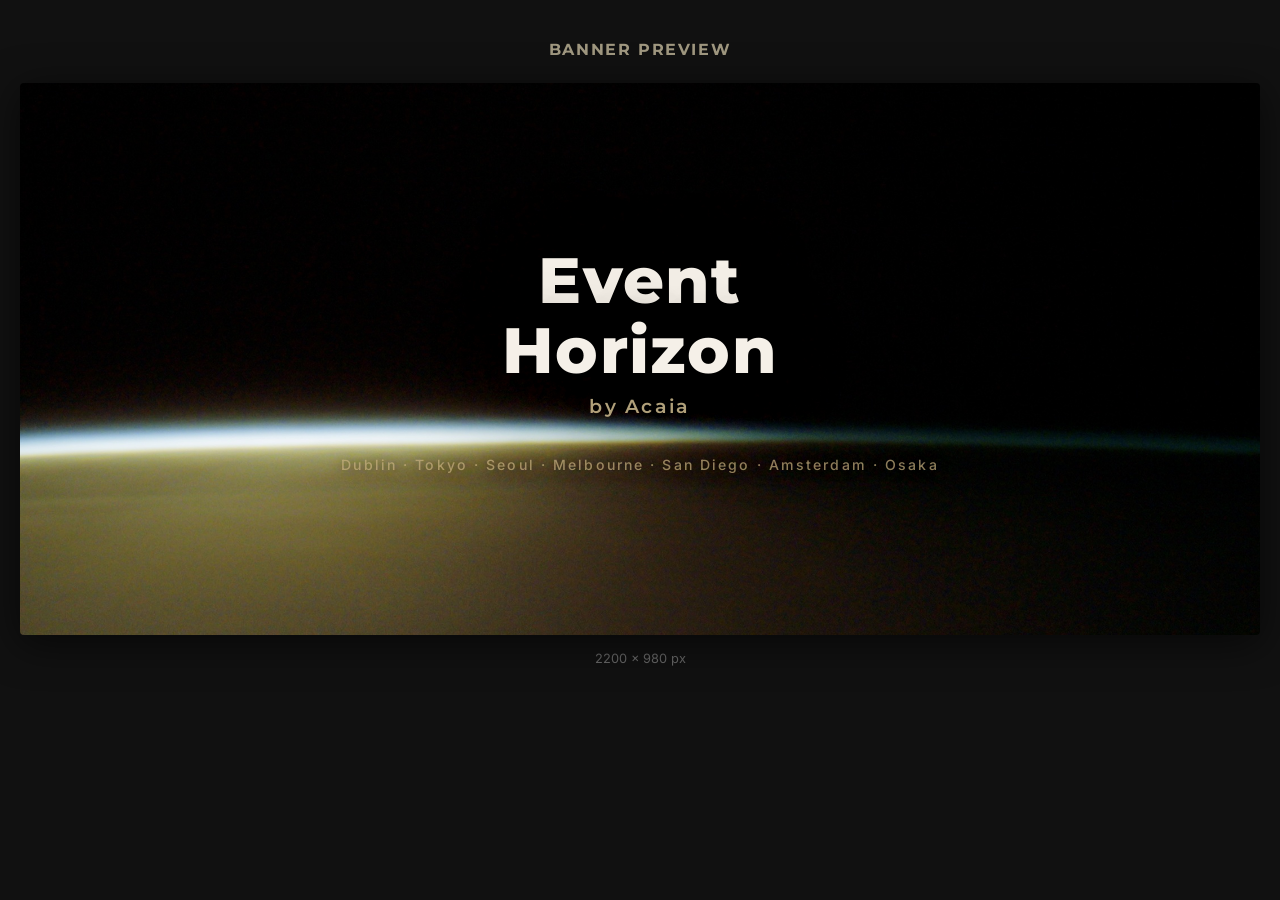
<file: banner-preview.html>
<!DOCTYPE html>
<html lang="en">
<head>
  <meta charset="UTF-8">
  <meta name="viewport" content="width=device-width, initial-scale=1.0">
  <title>Banner Preview – Event Horizon</title>
  <meta name="theme-color" content="#050504">
  <link rel="preconnect" href="https://fonts.googleapis.com">
  <link rel="preconnect" href="https://fonts.gstatic.com" crossorigin>
  <link href="https://fonts.googleapis.com/css2?family=Montserrat:wght@600;700;800&family=Inter:wght@400;500;600&display=swap" rel="stylesheet">
  <style>
    *, *::before, *::after { box-sizing: border-box; margin: 0; padding: 0; }
    body {
      background: #111;
      font-family: 'Inter', system-ui, sans-serif;
      color: #E8E4DA;
      display: flex;
      flex-direction: column;
      align-items: center;
      padding: 40px 20px;
      min-height: 100vh;
    }
    h1 {
      font-family: 'Montserrat', sans-serif;
      font-size: 1rem;
      font-weight: 700;
      color: #A09880;
      letter-spacing: 0.1em;
      text-transform: uppercase;
      margin-bottom: 24px;
    }
    .banner-wrapper {
      position: relative;
      width: 100%;
      max-width: 2200px;
      aspect-ratio: 2200 / 980;
      overflow: hidden;
      border-radius: 4px;
      box-shadow: 0 8px 40px rgba(0,0,0,0.6);
    }
    .banner-wrapper img {
      width: 100%;
      height: 100%;
      object-fit: cover;
      display: block;
    }
    .banner-overlay {
      position: absolute;
      inset: 0;
      display: flex;
      flex-direction: column;
      justify-content: center;
      align-items: center;
      text-align: center;
      padding: 40px;
    }
    .banner-title {
      font-family: 'Montserrat', sans-serif;
      font-size: clamp(2rem, 5vw, 5.5rem);
      font-weight: 800;
      color: #F5F0E8;
      line-height: 1.1;
      letter-spacing: 0.02em;
      text-shadow: 0 2px 40px rgba(0,0,0,0.6), 0 0 80px rgba(0,0,0,0.4);
      margin-bottom: 8px;
    }
    .banner-tagline {
      font-family: 'Montserrat', sans-serif;
      font-size: clamp(0.7rem, 1.5vw, 1.2rem);
      font-weight: 600;
      color: rgba(220,200,152,0.8);
      letter-spacing: 0.12em;
      text-shadow: 0 1px 20px rgba(0,0,0,0.5);
      margin-bottom: clamp(16px, 3vw, 40px);
    }
    .banner-cities {
      font-family: 'Inter', sans-serif;
      font-size: clamp(0.55rem, 1.1vw, 0.95rem);
      font-weight: 500;
      color: rgba(200,176,128,0.7);
      letter-spacing: 0.15em;
      text-shadow: 0 1px 12px rgba(0,0,0,0.5);
    }
    .banner-dims {
      margin-top: 16px;
      font-size: 0.8rem;
      color: #666;
    }
  </style>
</head>
<body>
  <h1>Banner Preview</h1>
  <div class="banner-wrapper">
    <img src="assets/banner/banner01_2200x980.jpg" alt="Event Horizon Banner">
    <div class="banner-overlay">
      <div class="banner-title">Event<br>Horizon</div>
      <div class="banner-tagline">by Acaia</div>
      <div class="banner-cities">Dublin &middot; Tokyo &middot; Seoul &middot; Melbourne &middot; San Diego &middot; Amsterdam &middot; Osaka</div>
    </div>
  </div>
  <p class="banner-dims">2200 &times; 980 px</p>
</body>
</html>
</file>
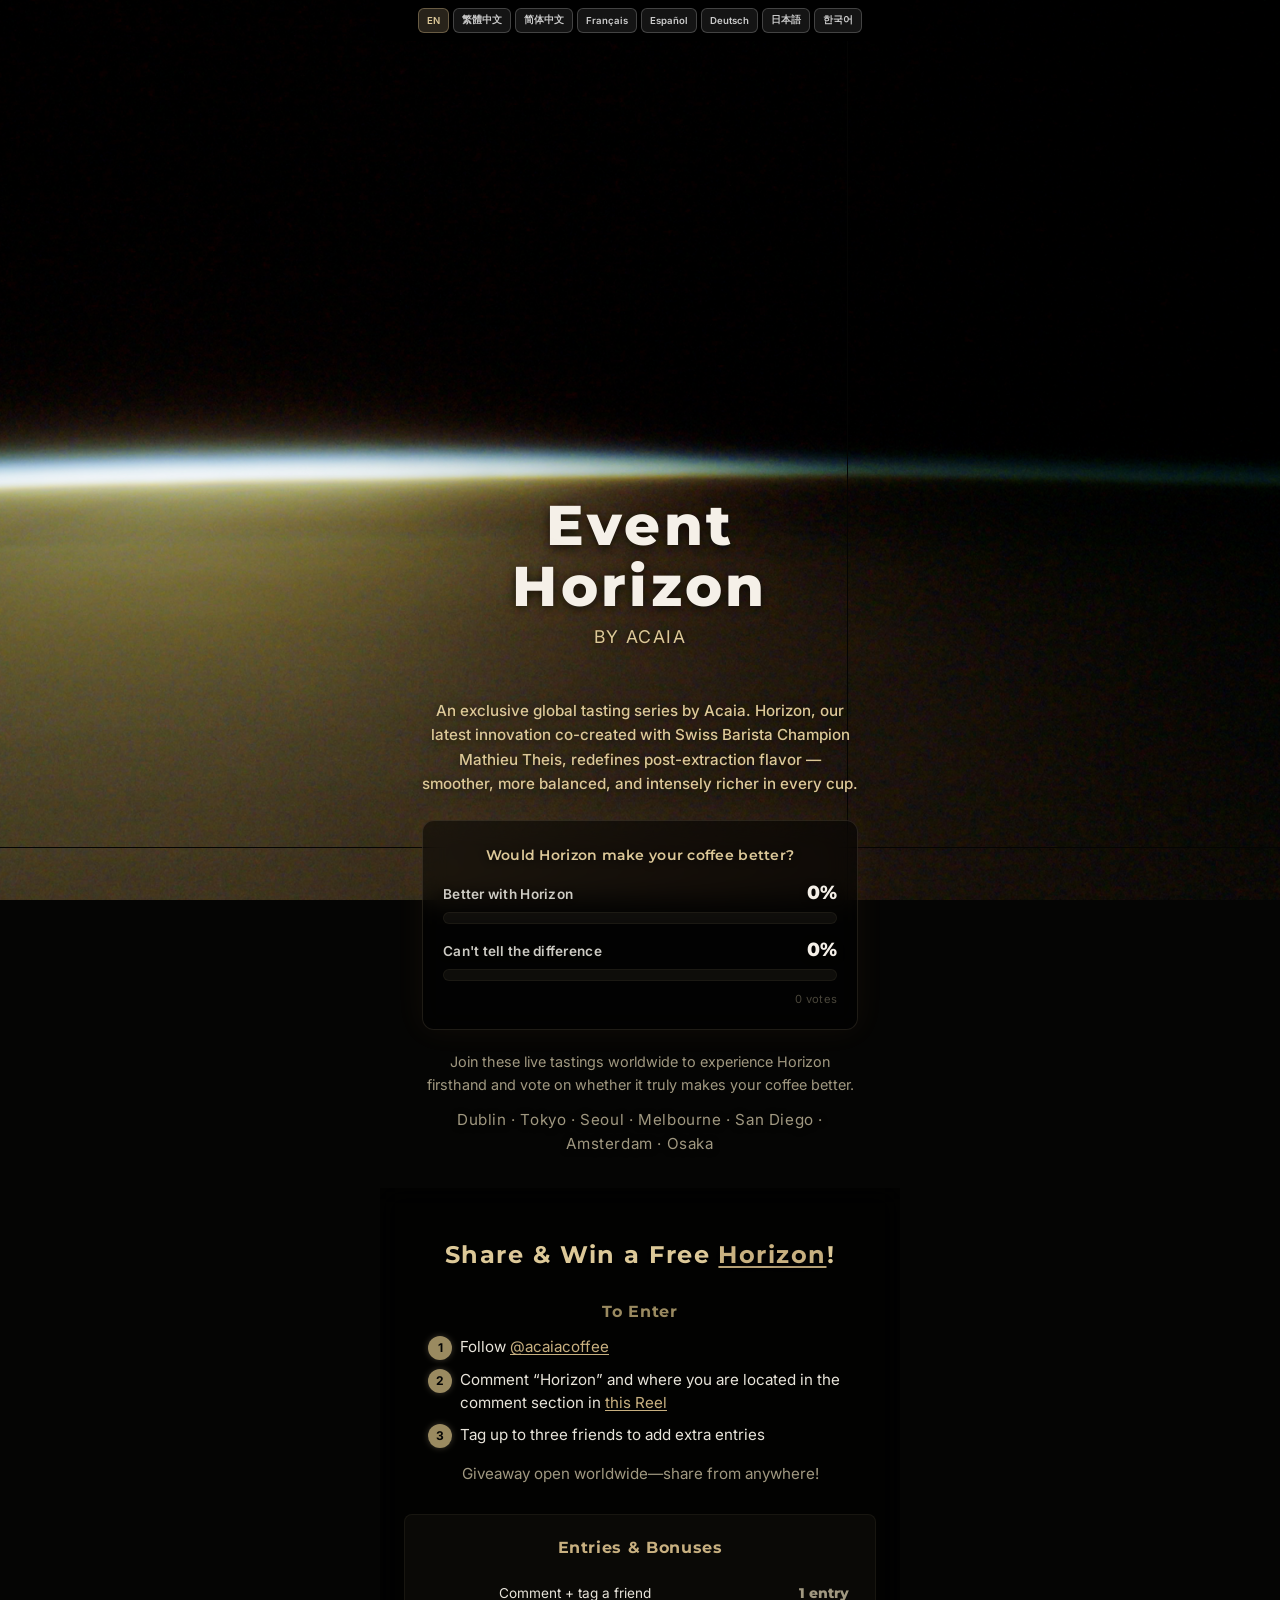
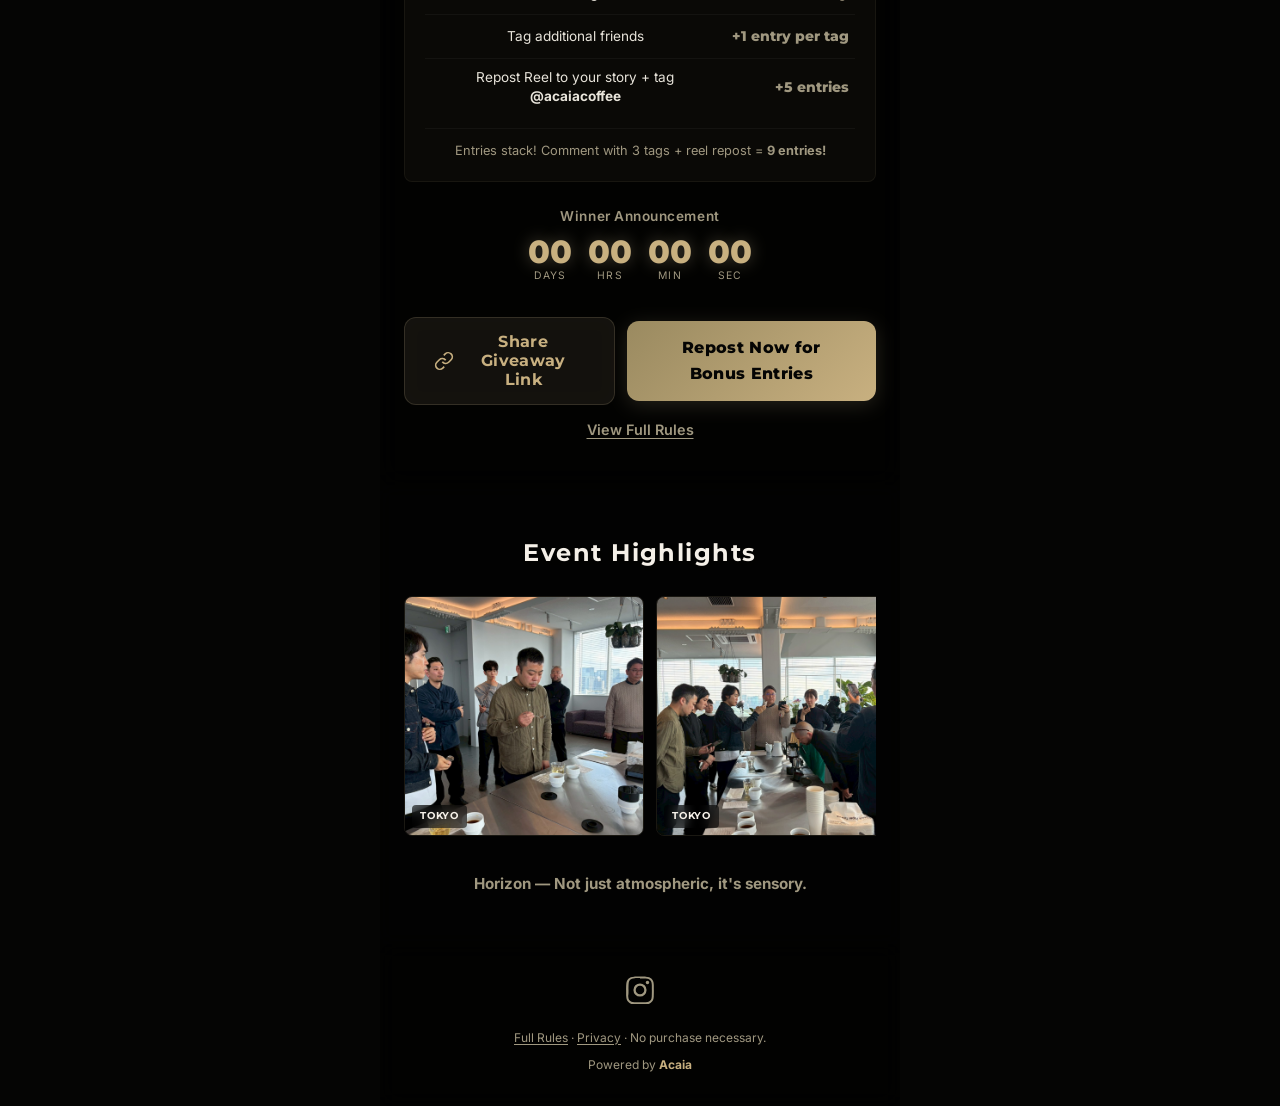
<file: preview-i18n.html>
<!DOCTYPE html>
<html lang="en">
<head>
  <meta charset="UTF-8">
  <meta name="viewport" content="width=device-width, initial-scale=1.0, viewport-fit=cover">
  <title>Horizon Vote – i18n Preview</title>
  <meta name="theme-color" content="#000000">
  <link rel="preconnect" href="https://fonts.googleapis.com">
  <link rel="preconnect" href="https://fonts.gstatic.com" crossorigin>
  <link href="https://fonts.googleapis.com/css2?family=Montserrat:wght@600;700;800&family=Inter:wght@400;500;600&family=Noto+Sans+TC:wght@400;500;600&family=Noto+Sans+SC:wght@400;500;600&family=Noto+Sans+JP:wght@400;500;600&family=Noto+Sans+KR:wght@400;500;600&display=swap" rel="stylesheet">
  <link rel="stylesheet" href="style.css?v=38">
  <style>
    /* Language switcher bar */
    .lang-switcher {
      position: fixed;
      top: 0;
      left: 50%;
      transform: translateX(-50%);
      z-index: 999;
      display: flex;
      gap: 4px;
      padding: 8px 12px;
      background: rgba(0,0,0,0.9);
      backdrop-filter: blur(10px);
      -webkit-backdrop-filter: blur(10px);
      border-radius: 0 0 12px 12px;
      max-width: 520px;
      width: 100%;
      flex-wrap: wrap;
      justify-content: center;
    }
    .lang-switcher button {
      font-family: 'Inter', system-ui, sans-serif;
      font-size: 0.6rem;
      font-weight: 600;
      padding: 5px 8px;
      border: 1px solid rgba(255,255,255,0.2);
      border-radius: 6px;
      background: rgba(255,255,255,0.08);
      color: #ccc;
      cursor: pointer;
      transition: all 0.2s;
      white-space: nowrap;
    }
    .lang-switcher button:hover { background: rgba(255,255,255,0.15); }
    .lang-switcher button.active {
      background: rgba(200,176,128,0.2);
      border-color: rgba(200,176,128,0.4);
      color: #DCC898;
    }
    .hero { padding-top: 50px; }
  </style>
</head>
<body>

  <!-- Language Switcher -->
  <div class="lang-switcher" id="langSwitcher">
    <button data-lang="en" class="active">EN</button>
    <button data-lang="zh-TW">繁體中文</button>
    <button data-lang="zh-CN">简体中文</button>
    <button data-lang="fr">Français</button>
    <button data-lang="es">Español</button>
    <button data-lang="de">Deutsch</button>
    <button data-lang="ja">日本語</button>
    <button data-lang="ko">한국어</button>
  </div>

  <!-- ===== HERO ===== -->
  <div class="bg-blackhole"></div>
  <section id="hero" class="hero">
    <div class="hero-content">
      <h1 class="hero-title">Event<br>Horizon</h1>
      <p class="hero-tagline">by Acaia</p>
    </div>
  </section>

  <!-- ===== DESCRIPTION + VOTE + CTA ===== -->
  <div class="content-upper">
    <p class="event-desc" data-i18n="event_desc"></p>

    <!-- QR voting buttons -->
    <div class="qr-vote" id="qrVote" hidden>
      <p class="qr-vote-prompt" data-i18n="vote_question"></p>
      <div class="qr-vote-buttons">
        <button class="btn btn-vote btn-vote-yes" id="btnVoteYes" data-i18n="vote_yes"></button>
        <button class="btn btn-vote btn-vote-no" id="btnVoteNo" data-i18n="vote_no_btn"></button>
      </div>
    </div>

    <!-- QR vote confirmation -->
    <div class="qr-confirm" id="qrConfirm" hidden>
      <div class="qr-confirm-icon">&#10003;</div>
      <p class="qr-confirm-text" data-i18n="vote_recorded"></p>
    </div>

    <div class="vote-box">
      <p class="results-question" data-i18n="vote_question"></p>
      <div class="result-bars">
        <div class="bar-group">
          <div class="bar-label">
            <span class="bar-name" data-i18n="vote_yes"></span>
            <span class="bar-pct" id="pctTasteYes">0%</span>
          </div>
          <div class="bar-track">
            <div class="bar-fill bar-fill-yes" id="barTasteYes" style="width:0%"></div>
          </div>
        </div>
        <div class="bar-group">
          <div class="bar-label">
            <span class="bar-name" data-i18n="vote_no"></span>
            <span class="bar-pct" id="pctTasteNo">0%</span>
          </div>
          <div class="bar-track">
            <div class="bar-fill bar-fill-no" id="barTasteNo" style="width:0%"></div>
          </div>
        </div>
      </div>
      <span class="vote-box-count" id="totalTasting">0 votes</span>
    </div>

    <p class="event-cta" data-i18n="event_cta"></p>

    <div class="cities-bar">
      Dublin &middot; Tokyo &middot; Seoul &middot; Melbourne &middot; San Diego &middot; Amsterdam &middot; Osaka
    </div>
  </div>

  <!-- ===== SHARE TO WIN ===== -->
  <section id="giveaway" class="section giveaway">
    <h2 class="section-title" data-i18n-html="giveaway_title"></h2>
    <div class="rules-title-inline" data-i18n="to_enter"></div>
    <ol class="entry-rules">
      <li data-i18n-html="step1"></li>
      <li data-i18n-html="step2"></li>
      <li data-i18n="step3"></li>
    </ol>
    <p class="giveaway-subtitle" data-i18n="giveaway_subtitle"></p>

    <!-- Entry Bonuses -->
    <div class="bonus-entries-card">
      <p class="bonus-entries-title" data-i18n="entries_bonuses"></p>
      <table class="bonus-table">
        <tr>
          <td class="bonus-action" data-i18n="bonus_comment_tag"></td>
          <td class="bonus-value" data-i18n="bonus_1_entry"></td>
        </tr>
        <tr>
          <td class="bonus-action" data-i18n="bonus_additional_tags"></td>
          <td class="bonus-value bonus-value-accent" data-i18n="bonus_plus1"></td>
        </tr>
        <tr>
          <td class="bonus-action" data-i18n-html="bonus_repost"></td>
          <td class="bonus-value bonus-value-glow" data-i18n="bonus_plus5"></td>
        </tr>
      </table>
      <p class="bonus-stack-note" data-i18n-html="bonus_stack"></p>
    </div>

    <!-- Countdown -->
    <div class="countdown-block">
      <p class="countdown-label" data-i18n="winner_announcement"></p>
      <div class="countdown" id="countdown">
        <div class="cd-unit"><span id="cdDays">00</span><small data-i18n="days"></small></div>
        <div class="cd-unit"><span id="cdHours">00</span><small data-i18n="hrs"></small></div>
        <div class="cd-unit"><span id="cdMins">00</span><small data-i18n="min"></small></div>
        <div class="cd-unit"><span id="cdSecs">00</span><small data-i18n="sec"></small></div>
      </div>
    </div>

    <div class="share-tools">
      <button class="btn btn-accent share-btn" id="btnCopyLink" aria-label="Copy link">
        <svg viewBox="0 0 24 24" fill="none" stroke="currentColor" stroke-width="2" width="20" height="20"><path d="M10 13a5 5 0 007.54.54l3-3a5 5 0 00-7.07-7.07l-1.72 1.71"/><path d="M14 11a5 5 0 00-7.54-.54l-3 3a5 5 0 007.07 7.07l1.71-1.71"/></svg>
        <span data-i18n="share_link"></span>
      </button>
      <a href="https://www.instagram.com/reel/DVrudeakwUs/" class="btn btn-primary" target="_blank" rel="noopener" data-i18n="repost_now"></a>
    </div>

    <button class="link-btn" id="btnRules" data-i18n="view_rules"></button>
  </section>

  <!-- ===== RULES MODAL ===== -->
  <div class="modal-overlay" id="rulesModal" aria-hidden="true">
    <div class="modal" role="dialog" aria-labelledby="rulesTitle">
      <button class="modal-close" id="modalClose" aria-label="Close">&times;</button>
      <h3 id="rulesTitle" data-i18n="rules_title"></h3>
      <ul id="rulesList"></ul>
    </div>
  </div>

  <!-- ===== EVENT HIGHLIGHTS ===== -->
  <section id="highlights" class="section highlights">
    <h2 class="section-title" data-i18n="highlights_title"></h2>
    <div class="photo-scroll" id="photoScroll"></div>
    <p class="brand-blurb" data-i18n-html="brand_blurb"></p>
  </section>

  <!-- ===== FOOTER ===== -->
  <footer class="footer">
    <div class="footer-social">
      <a href="https://www.instagram.com/acaiacoffee/?utm_source=results_page&utm_medium=footer" target="_blank" rel="noopener" aria-label="Instagram">
        <svg viewBox="0 0 24 24" fill="currentColor" width="28" height="28"><path d="M12 2.163c3.204 0 3.584.012 4.85.07 1.17.054 1.97.24 2.43.403a4.088 4.088 0 011.47.957c.453.453.777.91.957 1.47.163.46.35 1.26.403 2.43.058 1.266.07 1.646.07 4.85s-.012 3.584-.07 4.85c-.054 1.17-.24 1.97-.403 2.43a4.088 4.088 0 01-.957 1.47 4.088 4.088 0 01-1.47.957c-.46.163-1.26.35-2.43.403-1.266.058-1.646.07-4.85.07s-3.584-.012-4.85-.07c-1.17-.054-1.97-.24-2.43-.403a4.088 4.088 0 01-1.47-.957 4.088 4.088 0 01-.957-1.47c-.163-.46-.35-1.26-.403-2.43C2.175 15.584 2.163 15.204 2.163 12s.012-3.584.07-4.85c.054-1.17.24-1.97.403-2.43a4.088 4.088 0 01.957-1.47A4.088 4.088 0 015.063 2.293c.46-.163 1.26-.35 2.43-.403C8.759 1.832 9.139 1.82 12 1.82zm0-1.663C8.741.5 8.332.514 7.052.573 5.775.63 4.902.822 4.14 1.104a5.756 5.756 0 00-2.077 1.352A5.756 5.756 0 00.71 4.533C.428 5.295.237 6.168.18 7.445.12 8.725.107 9.134.107 12.393s.014 3.668.073 4.948c.057 1.277.249 2.15.531 2.912a5.756 5.756 0 001.352 2.077 5.756 5.756 0 002.077 1.352c.762.282 1.635.474 2.912.531 1.28.059 1.689.073 4.948.073s3.668-.014 4.948-.073c1.277-.057 2.15-.249 2.912-.531a5.756 5.756 0 002.077-1.352 5.756 5.756 0 001.352-2.077c.282-.762.474-1.635.531-2.912.059-1.28.073-1.689.073-4.948s-.014-3.668-.073-4.948c-.057-1.277-.249-2.15-.531-2.912a5.756 5.756 0 00-1.352-2.077A5.756 5.756 0 0019.86 1.104C19.098.822 18.225.63 16.948.573 15.668.514 15.259.5 12 .5z"/><path d="M12 6.365a5.635 5.635 0 100 11.27 5.635 5.635 0 000-11.27zm0 9.297a3.662 3.662 0 110-7.325 3.662 3.662 0 010 7.325z"/><circle cx="18.406" cy="5.594" r="1.44"/></svg>
      </a>
    </div>
    <p class="footer-legal">
      <a href="#" id="footerRules" data-i18n="full_rules"></a> &middot; <a href="#hero" data-i18n="privacy"></a> &middot; <span data-i18n="no_purchase"></span>
    </p>
    <p class="footer-brand">Powered by <strong>Acaia</strong></p>
  </footer>

  <script src="app.js"></script>
  <script>
  /* ===== i18n System ===== */
  const TRANSLATIONS = {
    en: {
      event_desc: 'An exclusive global tasting series by Acaia. Horizon, our latest innovation co-created with Swiss Barista Champion Mathieu Theis, redefines post-extraction flavor \u2014 smoother, more balanced, and intensely richer in every cup.',
      vote_question: 'Would Horizon make your coffee better?',
      vote_yes: 'Better with Horizon',
      vote_no: "Can't tell the difference",
      vote_no_btn: "Can't tell",
      vote_recorded: 'Your vote has been recorded!',
      event_cta: 'Join these live tastings worldwide to experience Horizon firsthand and vote on whether it truly makes your coffee better.',
      giveaway_title: 'Share &amp; Win a Free <a href="https://acaia.co/products/horizon" target="_blank" rel="noopener" class="title-link">Horizon</a>!',
      to_enter: 'To Enter',
      step1: 'Follow <a href="https://www.instagram.com/acaiacoffee/?utm_source=results_page&utm_medium=giveaway" target="_blank" rel="noopener">@acaiacoffee</a>',
      step2: 'Comment \u201cHorizon\u201d and where you are located in the comment section in <a href="https://www.instagram.com/reel/DVrudeakwUs/" target="_blank" rel="noopener">this Reel</a>',
      step3: 'Tag up to three friends to add extra entries',
      giveaway_subtitle: 'Giveaway open worldwide\u2014share from anywhere!',
      entries_bonuses: 'Entries & Bonuses',
      bonus_comment_tag: 'Comment + tag a friend',
      bonus_1_entry: '1 entry',
      bonus_additional_tags: 'Tag additional friends',
      bonus_plus1: '+1 entry per tag',
      bonus_repost: 'Repost Reel to your story + tag <strong>@acaiacoffee</strong>',
      bonus_plus5: '+5 entries',
      bonus_stack: 'Entries stack! Comment with 3 tags + reel repost = <strong>9 entries!</strong>',
      winner_announcement: 'Winner Announcement',
      days: 'days', hrs: 'hrs', min: 'min', sec: 'sec',
      share_link: 'Share Giveaway Link',
      repost_now: 'Repost Now for Bonus Entries',
      view_rules: 'View Full Rules',
      rules_title: 'Lucky Draw Rules',
      rules: [
        'No purchase necessary.',
        'Must follow @acaiacoffee on Instagram to qualify.',
        'Comment on our latest Reel/post and tag at least one friend to enter.',
        'Each additional friend tagged = +1 bonus entry (stackable).',
        'Repost the Reel to your Story + tag @acaiacoffee for +5 bonus entries.',
        'Winner will be selected randomly and announced on @acaiacoffee Instagram on March 31.',
        'You must be over 18. Address must be a valid shipping address.',
        'One entry per person. Your account must be public to enter.',
        'Entrants from the following countries are not eligible: Iran, Lebanon, Syria, Thailand, India, Turkey, Egypt, Qatar, and Russia. These restrictions are due to current political or logistical limitations (subject to change).',
        'This giveaway is not sponsored, endorsed, or administered by, or associated with Instagram.',
        'Acaia reserves the right to adjust these rules at any time.',
        'Good luck!'
      ],
      highlights_title: 'Event Highlights',
      brand_blurb: '<strong>Horizon \u2014 Not just atmospheric, it\'s sensory.</strong>',
      full_rules: 'Full Rules',
      privacy: 'Privacy',
      no_purchase: 'No purchase necessary.',
      votes_suffix: 'votes'
    },
    'zh-TW': {
      event_desc: 'Acaia 獨家全球品鑑系列活動。Horizon 是我們與瑞士咖啡師冠軍 Mathieu Theis 共同研發的最新創新，重新定義萃取後的風味體驗 \u2014 更柔順、更均衡、每一杯都更加濃郁醇厚。',
      vote_question: 'Horizon 能讓你的咖啡更好嗎？',
      vote_yes: '使用 Horizon 更好',
      vote_no: '感覺不出差異',
      vote_no_btn: '感覺不出',
      vote_recorded: '您的投票已記錄！',
      event_cta: '加入全球各地的現場品鑑活動，親身體驗 Horizon，並投票決定它是否真的讓你的咖啡更好。',
      giveaway_title: '分享並贏取免費 <a href="https://acaia.co/products/horizon" target="_blank" rel="noopener" class="title-link">Horizon</a>！',
      to_enter: '參加方式',
      step1: '追蹤 <a href="https://www.instagram.com/acaiacoffee/?utm_source=results_page&utm_medium=giveaway" target="_blank" rel="noopener">@acaiacoffee</a>',
      step2: '在<a href="https://www.instagram.com/reel/DVrudeakwUs/" target="_blank" rel="noopener">這支 Reel</a> 的留言區留言「Horizon」以及你所在的城市',
      step3: '標記最多三位朋友以獲得額外參加機會',
      giveaway_subtitle: '全球開放參與 \u2014 隨時隨地分享！',
      entries_bonuses: '參加次數與加碼',
      bonus_comment_tag: '留言 + 標記一位朋友',
      bonus_1_entry: '1 次參加機會',
      bonus_additional_tags: '標記更多朋友',
      bonus_plus1: '每標記一人 +1 次',
      bonus_repost: '轉發 Reel 到限時動態 + 標記 <strong>@acaiacoffee</strong>',
      bonus_plus5: '+5 次參加機會',
      bonus_stack: '機會可累計！留言標記 3 位 + 轉發 Reel = <strong>9 次參加機會！</strong>',
      winner_announcement: '得獎公佈',
      days: '天', hrs: '時', min: '分', sec: '秒',
      share_link: '分享抽獎連結',
      repost_now: '立即轉發獲得加碼機會',
      view_rules: '查看完整規則',
      rules_title: '抽獎規則',
      rules: [
        '無需購買。',
        '須在 Instagram 追蹤 @acaiacoffee 才具備資格。',
        '在我們最新的 Reel/貼文下留言並標記至少一位朋友即可參加。',
        '每多標記一位朋友 = +1 次額外參加機會（可累計）。',
        '將 Reel 轉發至限時動態 + 標記 @acaiacoffee 可獲得 +5 次額外參加機會。',
        '得獎者將隨機抽出，並於 3 月 31 日在 @acaiacoffee Instagram 公佈。',
        '參加者須年滿 18 歲。地址須為有效的寄送地址。',
        '每人限參加一次。帳號須設為公開。',
        '以下國家的參加者不具備資格：伊朗、黎巴嫩、敘利亞、泰國、印度、土耳其、埃及、卡達和俄羅斯。此限制係因政治或物流因素（可能變更）。',
        '本活動非由 Instagram 贊助、背書、管理或關聯。',
        'Acaia 保留隨時調整本規則的權利。',
        '祝好運！'
      ],
      highlights_title: '活動精彩回顧',
      brand_blurb: '<strong>Horizon \u2014 不只是氛圍，更是感官體驗。</strong>',
      full_rules: '完整規則',
      privacy: '隱私權',
      no_purchase: '無需購買。',
      votes_suffix: '票'
    },
    'zh-CN': {
      event_desc: 'Acaia 独家全球品鉴系列活动。Horizon 是我们与瑞士咖啡师冠军 Mathieu Theis 共同研发的最新创新，重新定义萃取后的风味体验 \u2014 更柔顺、更均衡、每一杯都更加浓郁醇厚。',
      vote_question: 'Horizon 能让你的咖啡更好吗？',
      vote_yes: '使用 Horizon 更好',
      vote_no: '感觉不出差异',
      vote_no_btn: '感觉不出',
      vote_recorded: '您的投票已记录！',
      event_cta: '加入全球各地的现场品鉴活动，亲身体验 Horizon，并投票决定它是否真的让你的咖啡更好。',
      giveaway_title: '分享并赢取免费 <a href="https://acaia.co/products/horizon" target="_blank" rel="noopener" class="title-link">Horizon</a>！',
      to_enter: '参加方式',
      step1: '关注 <a href="https://www.instagram.com/acaiacoffee/?utm_source=results_page&utm_medium=giveaway" target="_blank" rel="noopener">@acaiacoffee</a>',
      step2: '在<a href="https://www.instagram.com/reel/DVrudeakwUs/" target="_blank" rel="noopener">这条 Reel</a> 的评论区留言「Horizon」以及你所在的城市',
      step3: '标记最多三位朋友以获得额外参加机会',
      giveaway_subtitle: '全球开放参与 \u2014 随时随地分享！',
      entries_bonuses: '参加次数与加码',
      bonus_comment_tag: '留言 + 标记一位朋友',
      bonus_1_entry: '1 次参加机会',
      bonus_additional_tags: '标记更多朋友',
      bonus_plus1: '每标记一人 +1 次',
      bonus_repost: '转发 Reel 到限时动态 + 标记 <strong>@acaiacoffee</strong>',
      bonus_plus5: '+5 次参加机会',
      bonus_stack: '机会可累计！留言标记 3 位 + 转发 Reel = <strong>9 次参加机会！</strong>',
      winner_announcement: '获奖公布',
      days: '天', hrs: '时', min: '分', sec: '秒',
      share_link: '分享抽奖链接',
      repost_now: '立即转发获得加码机会',
      view_rules: '查看完整规则',
      rules_title: '抽奖规则',
      rules: [
        '无需购买。',
        '须在 Instagram 关注 @acaiacoffee 才具备资格。',
        '在我们最新的 Reel/帖子下留言并标记至少一位朋友即可参加。',
        '每多标记一位朋友 = +1 次额外参加机会（可累计）。',
        '将 Reel 转发至限时动态 + 标记 @acaiacoffee 可获得 +5 次额外参加机会。',
        '获奖者将随机抽出，并于 3 月 31 日在 @acaiacoffee Instagram 公布。',
        '参加者须年满 18 岁。地址须为有效的寄送地址。',
        '每人限参加一次。账号须设为公开。',
        '以下国家的参加者不具备资格：伊朗、黎巴嫩、叙利亚、泰国、印度、土耳其、埃及、卡塔尔和俄罗斯。此限制系因政治或物流因素（可能变更）。',
        '本活动非由 Instagram 赞助、背书、管理或关联。',
        'Acaia 保留随时调整本规则的权利。',
        '祝好运！'
      ],
      highlights_title: '活动精彩回顾',
      brand_blurb: '<strong>Horizon \u2014 不只是氛围，更是感官体验。</strong>',
      full_rules: '完整规则',
      privacy: '隐私',
      no_purchase: '无需购买。',
      votes_suffix: '票'
    },
    fr: {
      event_desc: "Une s\u00e9rie de d\u00e9gustations mondiales exclusives par Acaia. Horizon, notre derni\u00e8re innovation co-cr\u00e9\u00e9e avec le Champion Barista Suisse Mathieu Theis, red\u00e9finit la saveur post-extraction \u2014 plus douce, plus \u00e9quilibr\u00e9e et intensément plus riche dans chaque tasse.",
      vote_question: 'Horizon am\u00e9liorerait-il votre caf\u00e9 ?',
      vote_yes: 'Meilleur avec Horizon',
      vote_no: 'Pas de diff\u00e9rence',
      vote_no_btn: 'Pas de diff\u00e9rence',
      vote_recorded: 'Votre vote a \u00e9t\u00e9 enregistr\u00e9 !',
      event_cta: "Participez \u00e0 ces d\u00e9gustations en direct dans le monde entier pour d\u00e9couvrir Horizon et votez pour savoir s'il am\u00e9liore vraiment votre caf\u00e9.",
      giveaway_title: 'Partagez et gagnez un <a href="https://acaia.co/products/horizon" target="_blank" rel="noopener" class="title-link">Horizon</a> gratuit !',
      to_enter: 'Comment participer',
      step1: 'Suivez <a href="https://www.instagram.com/acaiacoffee/?utm_source=results_page&utm_medium=giveaway" target="_blank" rel="noopener">@acaiacoffee</a>',
      step2: 'Commentez \u00ab Horizon \u00bb et indiquez o\u00f9 vous vous trouvez dans les commentaires de <a href="https://www.instagram.com/reel/DVrudeakwUs/" target="_blank" rel="noopener">ce Reel</a>',
      step3: "Identifiez jusqu'\u00e0 trois amis pour obtenir des participations suppl\u00e9mentaires",
      giveaway_subtitle: 'Concours ouvert dans le monde entier \u2014 partagez depuis n\u2019importe o\u00f9 !',
      entries_bonuses: 'Participations et bonus',
      bonus_comment_tag: 'Commentaire + identifier un ami',
      bonus_1_entry: '1 participation',
      bonus_additional_tags: 'Identifier des amis suppl\u00e9mentaires',
      bonus_plus1: '+1 participation par identification',
      bonus_repost: 'Reposter le Reel en story + identifier <strong>@acaiacoffee</strong>',
      bonus_plus5: '+5 participations',
      bonus_stack: 'Les participations se cumulent ! Commentaire avec 3 identifications + repost du Reel = <strong>9 participations !</strong>',
      winner_announcement: 'Annonce du gagnant',
      days: 'jours', hrs: 'hrs', min: 'min', sec: 'sec',
      share_link: 'Partager le lien du concours',
      repost_now: 'Reposter pour des participations bonus',
      view_rules: 'Voir les r\u00e8gles compl\u00e8tes',
      rules_title: 'R\u00e8gles du tirage au sort',
      rules: [
        "Aucun achat n\u00e9cessaire.",
        "Vous devez suivre @acaiacoffee sur Instagram pour participer.",
        "Commentez notre dernier Reel/post et identifiez au moins un ami pour participer.",
        "Chaque ami identifi\u00e9 en plus = +1 participation bonus (cumulable).",
        "Repostez le Reel dans votre Story + identifiez @acaiacoffee pour +5 participations bonus.",
        "Le gagnant sera s\u00e9lectionn\u00e9 al\u00e9atoirement et annonc\u00e9 sur le Instagram de @acaiacoffee le 31 mars.",
        "Vous devez avoir plus de 18 ans. L'adresse doit \u00eatre une adresse de livraison valide.",
        "Une participation par personne. Votre compte doit \u00eatre public pour participer.",
        "Les participants des pays suivants ne sont pas \u00e9ligibles : Iran, Liban, Syrie, Tha\u00eflande, Inde, Turquie, \u00c9gypte, Qatar et Russie. Ces restrictions sont dues \u00e0 des limitations politiques ou logistiques actuelles (susceptibles de changer).",
        "Ce concours n'est ni sponsoris\u00e9, ni endoss\u00e9, ni administr\u00e9 par, ni associ\u00e9 \u00e0 Instagram.",
        "Acaia se r\u00e9serve le droit de modifier ces r\u00e8gles \u00e0 tout moment.",
        "Bonne chance !"
      ],
      highlights_title: 'Temps forts de l\u2019\u00e9v\u00e9nement',
      brand_blurb: '<strong>Horizon \u2014 Pas seulement atmosph\u00e9rique, c\u2019est sensoriel.</strong>',
      full_rules: 'R\u00e8gles compl\u00e8tes',
      privacy: 'Confidentialit\u00e9',
      no_purchase: 'Aucun achat n\u00e9cessaire.',
      votes_suffix: 'votes'
    },
    es: {
      event_desc: 'Una serie exclusiva de degustaciones globales de Acaia. Horizon, nuestra \u00faltima innovaci\u00f3n co-creada con el Campe\u00f3n Barista Suizo Mathieu Theis, redefine el sabor post-extracci\u00f3n \u2014 m\u00e1s suave, m\u00e1s equilibrado e intensamente m\u00e1s rico en cada taza.',
      vote_question: '\u00bfHorizon mejorar\u00eda tu caf\u00e9?',
      vote_yes: 'Mejor con Horizon',
      vote_no: 'No noto la diferencia',
      vote_no_btn: 'No noto',
      vote_recorded: '\u00a1Tu voto ha sido registrado!',
      event_cta: '\u00danete a estas degustaciones en vivo en todo el mundo para experimentar Horizon de primera mano y vota si realmente mejora tu caf\u00e9.',
      giveaway_title: '\u00a1Comparte y gana un <a href="https://acaia.co/products/horizon" target="_blank" rel="noopener" class="title-link">Horizon</a> gratis!',
      to_enter: 'C\u00f3mo participar',
      step1: 'Sigue a <a href="https://www.instagram.com/acaiacoffee/?utm_source=results_page&utm_medium=giveaway" target="_blank" rel="noopener">@acaiacoffee</a>',
      step2: 'Comenta \u00abHorizon\u00bb y d\u00f3nde te encuentras en los comentarios de <a href="https://www.instagram.com/reel/DVrudeakwUs/" target="_blank" rel="noopener">este Reel</a>',
      step3: 'Etiqueta hasta tres amigos para obtener participaciones extra',
      giveaway_subtitle: 'Sorteo abierto en todo el mundo \u2014 \u00a1comparte desde cualquier lugar!',
      entries_bonuses: 'Participaciones y bonos',
      bonus_comment_tag: 'Comentario + etiquetar a un amigo',
      bonus_1_entry: '1 participaci\u00f3n',
      bonus_additional_tags: 'Etiquetar amigos adicionales',
      bonus_plus1: '+1 participaci\u00f3n por etiqueta',
      bonus_repost: 'Repostear el Reel en tu historia + etiquetar <strong>@acaiacoffee</strong>',
      bonus_plus5: '+5 participaciones',
      bonus_stack: '\u00a1Las participaciones se acumulan! Comentario con 3 etiquetas + repost del Reel = <strong>\u00a19 participaciones!</strong>',
      winner_announcement: 'Anuncio del ganador',
      days: 'd\u00edas', hrs: 'hrs', min: 'min', sec: 'seg',
      share_link: 'Compartir enlace del sorteo',
      repost_now: 'Repostear ahora para participaciones bonus',
      view_rules: 'Ver reglas completas',
      rules_title: 'Reglas del sorteo',
      rules: [
        'No es necesaria ninguna compra.',
        'Debes seguir a @acaiacoffee en Instagram para participar.',
        'Comenta en nuestro \u00faltimo Reel/post y etiqueta al menos a un amigo para participar.',
        'Cada amigo adicional etiquetado = +1 participaci\u00f3n bonus (acumulable).',
        'Repostea el Reel en tu Story + etiqueta a @acaiacoffee para +5 participaciones bonus.',
        'El ganador ser\u00e1 seleccionado al azar y anunciado en el Instagram de @acaiacoffee el 31 de marzo.',
        'Debes ser mayor de 18 a\u00f1os. La direcci\u00f3n debe ser una direcci\u00f3n de env\u00edo v\u00e1lida.',
        'Una participaci\u00f3n por persona. Tu cuenta debe ser p\u00fablica para participar.',
        'Los participantes de los siguientes pa\u00edses no son elegibles: Ir\u00e1n, L\u00edbano, Siria, Tailandia, India, Turqu\u00eda, Egipto, Catar y Rusia. Estas restricciones se deben a limitaciones pol\u00edticas o log\u00edsticas actuales (sujetas a cambios).',
        'Este sorteo no est\u00e1 patrocinado, respaldado, administrado ni asociado con Instagram.',
        'Acaia se reserva el derecho de ajustar estas reglas en cualquier momento.',
        '\u00a1Buena suerte!'
      ],
      highlights_title: 'Momentos destacados',
      brand_blurb: '<strong>Horizon \u2014 No solo atmosf\u00e9rico, es sensorial.</strong>',
      full_rules: 'Reglas completas',
      privacy: 'Privacidad',
      no_purchase: 'No es necesaria ninguna compra.',
      votes_suffix: 'votos'
    },
    de: {
      event_desc: 'Eine exklusive globale Verkostungsserie von Acaia. Horizon, unsere neueste Innovation in Zusammenarbeit mit dem Schweizer Barista-Champion Mathieu Theis, definiert das Post-Extraktions-Aroma neu \u2014 sanfter, ausgewogener und intensiv reichhaltiger in jeder Tasse.',
      vote_question: 'W\u00fcrde Horizon deinen Kaffee besser machen?',
      vote_yes: 'Besser mit Horizon',
      vote_no: 'Kein Unterschied',
      vote_no_btn: 'Kein Unterschied',
      vote_recorded: 'Deine Stimme wurde erfasst!',
      event_cta: 'Nimm an diesen Live-Verkostungen weltweit teil, um Horizon aus erster Hand zu erleben, und stimme ab, ob es deinen Kaffee wirklich besser macht.',
      giveaway_title: 'Teilen &amp; einen kostenlosen <a href="https://acaia.co/products/horizon" target="_blank" rel="noopener" class="title-link">Horizon</a> gewinnen!',
      to_enter: 'So nimmst du teil',
      step1: 'Folge <a href="https://www.instagram.com/acaiacoffee/?utm_source=results_page&utm_medium=giveaway" target="_blank" rel="noopener">@acaiacoffee</a>',
      step2: 'Kommentiere \u201eHorizon\u201c und deinen Standort in den Kommentaren von <a href="https://www.instagram.com/reel/DVrudeakwUs/" target="_blank" rel="noopener">diesem Reel</a>',
      step3: 'Markiere bis zu drei Freunde f\u00fcr zus\u00e4tzliche Teilnahmen',
      giveaway_subtitle: 'Gewinnspiel weltweit offen \u2014 teile von \u00fcberall!',
      entries_bonuses: 'Teilnahmen & Boni',
      bonus_comment_tag: 'Kommentar + einen Freund markieren',
      bonus_1_entry: '1 Teilnahme',
      bonus_additional_tags: 'Weitere Freunde markieren',
      bonus_plus1: '+1 Teilnahme pro Markierung',
      bonus_repost: 'Reel in deiner Story reposten + <strong>@acaiacoffee</strong> markieren',
      bonus_plus5: '+5 Teilnahmen',
      bonus_stack: 'Teilnahmen stapeln sich! Kommentar mit 3 Markierungen + Reel-Repost = <strong>9 Teilnahmen!</strong>',
      winner_announcement: 'Gewinner-Bekanntgabe',
      days: 'Tage', hrs: 'Std', min: 'Min', sec: 'Sek',
      share_link: 'Gewinnspiel-Link teilen',
      repost_now: 'Jetzt reposten f\u00fcr Bonus-Teilnahmen',
      view_rules: 'Vollst\u00e4ndige Regeln',
      rules_title: 'Gewinnspiel-Regeln',
      rules: [
        'Kein Kauf erforderlich.',
        'Du musst @acaiacoffee auf Instagram folgen, um teilzunehmen.',
        'Kommentiere unser neuestes Reel/Post und markiere mindestens einen Freund zur Teilnahme.',
        'Jeder zus\u00e4tzlich markierte Freund = +1 Bonus-Teilnahme (kumulierbar).',
        'Reposte das Reel in deiner Story + markiere @acaiacoffee f\u00fcr +5 Bonus-Teilnahmen.',
        'Der Gewinner wird zuf\u00e4llig ausgew\u00e4hlt und am 31. M\u00e4rz auf dem @acaiacoffee Instagram bekanntgegeben.',
        'Du musst \u00fcber 18 Jahre alt sein. Die Adresse muss eine g\u00fcltige Lieferadresse sein.',
        'Eine Teilnahme pro Person. Dein Konto muss \u00f6ffentlich sein.',
        'Teilnehmer aus folgenden L\u00e4ndern sind nicht berechtigt: Iran, Libanon, Syrien, Thailand, Indien, T\u00fcrkei, \u00c4gypten, Katar und Russland. Diese Einschr\u00e4nkungen bestehen aufgrund aktueller politischer oder logistischer Gegebenheiten (\u00c4nderungen vorbehalten).',
        'Dieses Gewinnspiel wird nicht von Instagram gesponsert, unterst\u00fctzt, verwaltet oder ist damit verbunden.',
        'Acaia beh\u00e4lt sich das Recht vor, diese Regeln jederzeit anzupassen.',
        'Viel Gl\u00fcck!'
      ],
      highlights_title: 'Event-Highlights',
      brand_blurb: '<strong>Horizon \u2014 Nicht nur atmosph\u00e4risch, sondern sinnlich.</strong>',
      full_rules: 'Vollst\u00e4ndige Regeln',
      privacy: 'Datenschutz',
      no_purchase: 'Kein Kauf erforderlich.',
      votes_suffix: 'Stimmen'
    },
    ja: {
      event_desc: 'Acaiaによる特別なグローバルテイスティングシリーズ。スイスバリスタチャンピオン Mathieu Theis と共同開発した最新イノベーション Horizon は、抽出後のフレーバーを再定義します \u2014 より滑らかでバランスの取れた、驚くほど豊かな味わいの一杯を実現。',
      vote_question: 'Horizonでコーヒーの味は良くなりましたか？',
      vote_yes: 'Horizon\u3067\u3088\u308a\u7f8e\u5473\u3057\u3044',
      vote_no: '\u9055\u3044\u304c\u308f\u304b\u3089\u306a\u3044',
      vote_no_btn: '\u308f\u304b\u3089\u306a\u3044',
      vote_recorded: '\u6295\u7968\u304c\u8a18\u9332\u3055\u308c\u307e\u3057\u305f\uff01',
      event_cta: '\u4e16\u754c\u5404\u5730\u306e\u30e9\u30a4\u30d6\u30c6\u30a4\u30b9\u30c6\u30a3\u30f3\u30b0\u306b\u53c2\u52a0\u3057\u3066Horizon\u3092\u4f53\u9a13\u3057\u3001\u672c\u5f53\u306b\u30b3\u30fc\u30d2\u30fc\u304c\u7f8e\u5473\u3057\u304f\u306a\u308b\u304b\u6295\u7968\u3057\u3066\u304f\u3060\u3055\u3044\u3002',
      giveaway_title: '\u30b7\u30a7\u30a2\u3057\u3066\u7121\u6599\u306e<a href="https://acaia.co/products/horizon" target="_blank" rel="noopener" class="title-link">Horizon</a>\u3092\u7372\u5f97\uff01',
      to_enter: '\u53c2\u52a0\u65b9\u6cd5',
      step1: '<a href="https://www.instagram.com/acaiacoffee/?utm_source=results_page&utm_medium=giveaway" target="_blank" rel="noopener">@acaiacoffee</a> \u3092\u30d5\u30a9\u30ed\u30fc',
      step2: '<a href="https://www.instagram.com/reel/DVrudeakwUs/" target="_blank" rel="noopener">\u3053\u306eReel</a>\u306e\u30b3\u30e1\u30f3\u30c8\u6b04\u306b\u300cHorizon\u300d\u3068\u3042\u306a\u305f\u306e\u5834\u6240\u3092\u30b3\u30e1\u30f3\u30c8',
      step3: '\u6700\u5927 3 \u4eba\u306e\u53cb\u9054\u3092\u30bf\u30b0\u3057\u3066\u8ffd\u52a0\u30a8\u30f3\u30c8\u30ea\u30fc\u3092\u7372\u5f97',
      giveaway_subtitle: '\u4e16\u754c\u4e2d\u304b\u3089\u53c2\u52a0\u53ef\u80fd \u2014 \u3069\u3053\u304b\u3089\u3067\u3082\u30b7\u30a7\u30a2\uff01',
      entries_bonuses: '\u30a8\u30f3\u30c8\u30ea\u30fc\uff06\u30dc\u30fc\u30ca\u30b9',
      bonus_comment_tag: '\u30b3\u30e1\u30f3\u30c8 + \u53cb\u9054\u3092\u30bf\u30b0',
      bonus_1_entry: '1エントリー',
      bonus_additional_tags: '\u8ffd\u52a0\u306e\u53cb\u9054\u3092\u30bf\u30b0',
      bonus_plus1: '\u30bf\u30b0 1 \u4eba\u3054\u3068\u306b +1',
      bonus_repost: 'Reel\u3092\u30b9\u30c8\u30fc\u30ea\u30fc\u306b\u30ea\u30dd\u30b9\u30c8 + <strong>@acaiacoffee</strong> \u3092\u30bf\u30b0',
      bonus_plus5: '+5 \u30a8\u30f3\u30c8\u30ea\u30fc',
      bonus_stack: '応募数は加算方式！3人タグ + Reelリポスト = <strong>9エントリー！</strong>',
      winner_announcement: '\u5f53\u9078\u8005\u767a\u8868',
      days: '\u65e5', hrs: '\u6642\u9593', min: '\u5206', sec: '\u79d2',
      share_link: '\u30ad\u30e3\u30f3\u30da\u30fc\u30f3\u30ea\u30f3\u30af\u3092\u30b7\u30a7\u30a2',
      repost_now: '\u30ea\u30dd\u30b9\u30c8\u3067\u30dc\u30fc\u30ca\u30b9\u30a8\u30f3\u30c8\u30ea\u30fc',
      view_rules: 'ルールの詳細を確認',
      rules_title: '\u62bd\u9078\u30eb\u30fc\u30eb',
      rules: [
        '\u8cfc\u5165\u4e0d\u8981\u3002',
        '\u53c2\u52a0\u306b\u306fInstagram\u3067@acaiacoffee\u3092\u30d5\u30a9\u30ed\u30fc\u3059\u308b\u5fc5\u8981\u304c\u3042\u308a\u307e\u3059\u3002',
        '\u6700\u65b0\u306eReel/\u6295\u7a3f\u306b\u30b3\u30e1\u30f3\u30c8\u3057\u3001\u5c11\u306a\u304f\u3068\u30821\u4eba\u306e\u53cb\u9054\u3092\u30bf\u30b0\u3057\u3066\u53c2\u52a0\u3002',
        '\u8ffd\u52a0\u306e\u53cb\u9054\u30bf\u30b0 = +1 \u30dc\u30fc\u30ca\u30b9\u30a8\u30f3\u30c8\u30ea\u30fc\uff08\u7d2f\u7a4d\u53ef\u80fd\uff09\u3002',
        'Reel\u3092\u30b9\u30c8\u30fc\u30ea\u30fc\u306b\u30ea\u30dd\u30b9\u30c8 + @acaiacoffee\u3092\u30bf\u30b0\u3067 +5 \u30dc\u30fc\u30ca\u30b9\u30a8\u30f3\u30c8\u30ea\u30fc\u3002',
        '\u5f53\u9078\u8005\u306f\u30e9\u30f3\u30c0\u30e0\u306b\u9078\u51fa\u3055\u308c\u30013\u670831\u65e5\u306b@acaiacoffee\u306eInstagram\u3067\u767a\u8868\u3055\u308c\u307e\u3059\u3002',
        '18\u6b73\u4ee5\u4e0a\u3067\u3042\u308b\u3053\u3068\u3002\u4f4f\u6240\u306f\u6709\u52b9\u306a\u914d\u9001\u5148\u3067\u3042\u308b\u5fc5\u8981\u304c\u3042\u308a\u307e\u3059\u3002',
        '1\u4eba1\u56de\u306e\u53c2\u52a0\u3002\u30a2\u30ab\u30a6\u30f3\u30c8\u306f\u516c\u958b\u3067\u3042\u308b\u5fc5\u8981\u304c\u3042\u308a\u307e\u3059\u3002',
        '\u4ee5\u4e0b\u306e\u56fd\u306e\u53c2\u52a0\u8005\u306f\u5bfe\u8c61\u5916\u3067\u3059\uff1a\u30a4\u30e9\u30f3\u3001\u30ec\u30d0\u30ce\u30f3\u3001\u30b7\u30ea\u30a2\u3001\u30bf\u30a4\u3001\u30a4\u30f3\u30c9\u3001\u30c8\u30eb\u30b3\u3001\u30a8\u30b8\u30d7\u30c8\u3001\u30ab\u30bf\u30fc\u30eb\u3001\u30ed\u30b7\u30a2\u3002\u3053\u308c\u3089\u306e\u5236\u9650\u306f\u73fe\u5728\u306e\u653f\u6cbb\u7684\u307e\u305f\u306f\u7269\u6d41\u7684\u306a\u5236\u7d04\u306b\u3088\u308b\u3082\u306e\u3067\u3059\uff08\u5909\u66f4\u306e\u53ef\u80fd\u6027\u3042\u308a\uff09\u3002',
        '\u3053\u306e\u30ad\u30e3\u30f3\u30da\u30fc\u30f3\u306fInstagram\u304c\u30b9\u30dd\u30f3\u30b5\u30fc\u3001\u652f\u6301\u3001\u904b\u55b6\u3001\u307e\u305f\u306f\u95a2\u4e0e\u3059\u308b\u3082\u306e\u3067\u306f\u3042\u308a\u307e\u305b\u3093\u3002',
        'Acaia\u306f\u3053\u308c\u3089\u306e\u30eb\u30fc\u30eb\u3092\u3044\u3064\u3067\u3082\u8abf\u6574\u3059\u308b\u6a29\u5229\u3092\u7559\u4fdd\u3057\u307e\u3059\u3002',
        '\u5e78\u904b\u3092\u304a\u7948\u308a\u3057\u307e\u3059\uff01'
      ],
      highlights_title: '\u30a4\u30d9\u30f3\u30c8\u30cf\u30a4\u30e9\u30a4\u30c8',
      brand_blurb: '<strong>Horizon \u2014 単なる「雰囲気」ではない、研ぎ澄まされた「官能」の体験。</strong>',
      full_rules: '\u5b8c\u5168\u306a\u30eb\u30fc\u30eb',
      privacy: '\u30d7\u30e9\u30a4\u30d0\u30b7\u30fc',
      no_purchase: '\u8cfc\u5165\u4e0d\u8981\u3002',
      votes_suffix: '\u7968'
    },
    ko: {
      event_desc: 'Acaia의 독점 글로벌 테이스팅 시리즈. 스위스 바리스타 챔피언 Mathieu Theis와 공동 개발한, 아카이아의 가장 최신의 혁신을 담은 Horizon은 추출 후 플레이버를 재정의합니다 \u2014 모든 잔 마다 더 부드럽고, 더 균형 잡히고, 더 또렷하고 풍성한 플레이버를.',
      vote_question: 'Horizon이 커피를 더 나아지게 만들었다고 생각하시나요?',
      vote_yes: 'Horizon을 사용한 커피가 더 나았다',
      vote_no: '\ucc28\uc774\ub97c \ubaa8\ub974\uaca0\ub2e4',
      vote_no_btn: '\ubaa8\ub974\uaca0\ub2e4',
      vote_recorded: '\ud22c\ud45c\uac00 \uae30\ub85d\ub418\uc5c8\uc2b5\ub2c8\ub2e4!',
      event_cta: '\uc804 \uc138\uacc4 \ub77c\uc774\ube0c \ud14c\uc774\uc2a4\ud305\uc5d0 \ucc38\uc5ec\ud558\uc5ec Horizon\uc744 \uc9c1\uc811 \uacbd\ud5d8\ud558\uace0, \uc815\ub9d0\ub85c \ucee4\ud53c\uac00 \ub354 \ub9db\uc788\uc5b4\uc9c0\ub294\uc9c0 \ud22c\ud45c\ud574 \uc8fc\uc138\uc694.',
      giveaway_title: '\uacf5\uc720\ud558\uace0 \ubb34\ub8cc <a href="https://acaia.co/products/horizon" target="_blank" rel="noopener" class="title-link">Horizon</a> \ubc1b\uc73c\uc138\uc694!',
      to_enter: '\ucc38\uc5ec \ubc29\ubc95',
      step1: '<a href="https://www.instagram.com/acaiacoffee/?utm_source=results_page&utm_medium=giveaway" target="_blank" rel="noopener">@acaiacoffee</a> \ud314\ub85c\uc6b0',
      step2: '<a href="https://www.instagram.com/reel/DVrudeakwUs/" target="_blank" rel="noopener">\uc774 Reel</a>\uc758 \ub313\uae00\ub780\uc5d0 \u201cHorizon\u201d\uacfc \uc704\uce58\ub97c \ub313\uae00\ub85c \ub0a8\uae30\uc138\uc694',
      step3: '\ucd5c\ub300 3\uba85\uc758 \uce5c\uad6c\ub97c \ud0dc\uadf8\ud558\uc5ec \ucd94\uac00 \uc751\ubaa8 \uae30\ud68c\ub97c \uc5bb\uc73c\uc138\uc694',
      giveaway_subtitle: '\uc804 \uc138\uacc4 \uc5b4\ub514\uc11c\ub098 \ucc38\uc5ec \uac00\ub2a5 \u2014 \uc5b4\ub514\uc11c\ub4e0 \uacf5\uc720\ud558\uc138\uc694!',
      entries_bonuses: '\uc751\ubaa8 & \ubcf4\ub108\uc2a4',
      bonus_comment_tag: '\ub313\uae00 + \uce5c\uad6c \ud0dc\uadf8',
      bonus_1_entry: '1\ud68c \uc751\ubaa8',
      bonus_additional_tags: '\ucd94\uac00 \uce5c\uad6c \ud0dc\uadf8',
      bonus_plus1: '\ud0dc\uadf8\ub2f9 +1\ud68c',
      bonus_repost: 'Reel\uc744 \uc2a4\ud1a0\ub9ac\uc5d0 \ub9ac\ud3ec\uc2a4\ud2b8 + <strong>@acaiacoffee</strong> \ud0dc\uadf8',
      bonus_plus5: '+5\ud68c \uc751\ubaa8',
      bonus_stack: '\uc751\ubaa8 \ud69f\uc218 \ub204\uc801! 3\uba85 \ud0dc\uadf8 + Reel \ub9ac\ud3ec\uc2a4\ud2b8 = <strong>9\ud68c \uc751\ubaa8!</strong>',
      winner_announcement: '\ub2f9\ucca8\uc790 \ubc1c\ud45c',
      days: '\uc77c', hrs: '\uc2dc\uac04', min: '\ubd84', sec: '\ucd08',
      share_link: '\uc774\ubca4\ud2b8 \ub9c1\ud06c \uacf5\uc720',
      repost_now: '\ub9ac\ud3ec\uc2a4\ud2b8\ub85c \ubcf4\ub108\uc2a4 \uc751\ubaa8',
      view_rules: '\uc804\uccb4 \uaddc\uce59 \ubcf4\uae30',
      rules_title: '\ucd94\ucca8 \uaddc\uce59',
      rules: [
        '\uad6c\ub9e4 \ubd88\ud544\uc694.',
        '\ucc38\uc5ec\ud558\ub824\uba74 Instagram\uc5d0\uc11c @acaiacoffee\ub97c \ud314\ub85c\uc6b0\ud574\uc57c \ud569\ub2c8\ub2e4.',
        '\ucd5c\uc2e0 Reel/\uac8c\uc2dc\ubb3c\uc5d0 \ub313\uae00\uc744 \ub2ec\uace0 \ucd5c\uc18c 1\uba85\uc758 \uce5c\uad6c\ub97c \ud0dc\uadf8\ud558\uba74 \ucc38\uc5ec\ub429\ub2c8\ub2e4.',
        '\ucd94\uac00 \uce5c\uad6c \ud0dc\uadf8 = +1 \ubcf4\ub108\uc2a4 \uc751\ubaa8(\ub204\uc801 \uac00\ub2a5).',
        'Reel\uc744 \uc2a4\ud1a0\ub9ac\uc5d0 \ub9ac\ud3ec\uc2a4\ud2b8 + @acaiacoffee \ud0dc\uadf8 \uc2dc +5 \ubcf4\ub108\uc2a4 \uc751\ubaa8.',
        '\ub2f9\ucca8\uc790\ub294 \ubb34\uc791\uc704\ub85c \uc120\uc815\ub418\uba70 3\uc6d4 31\uc77c @acaiacoffee Instagram\uc5d0\uc11c \ubc1c\ud45c\ub429\ub2c8\ub2e4.',
        '18\uc138 \uc774\uc0c1\uc774\uc5b4\uc57c \ud569\ub2c8\ub2e4. \uc8fc\uc18c\ub294 \uc720\ud6a8\ud55c \ubc30\uc1a1 \uc8fc\uc18c\uc5ec\uc57c \ud569\ub2c8\ub2e4.',
        '1\uc778 1\ud68c \ucc38\uc5ec. \uacc4\uc815\uc740 \uacf5\uac1c\uc5ec\uc57c \ud569\ub2c8\ub2e4.',
        '\ub2e4\uc74c \uad6d\uac00\uc758 \ucc38\uac00\uc790\ub294 \uc790\uaca9\uc774 \uc5c6\uc2b5\ub2c8\ub2e4: \uc774\ub780, \ub808\ubc14\ub17c, \uc2dc\ub9ac\uc544, \ud0dc\uad6d, \uc778\ub3c4, \ud130\ud0a4, \uc774\uc9d1\ud2b8, \uce74\ud0c0\ub974, \ub7ec\uc2dc\uc544. \uc774\ub7ec\ud55c \uc81c\ud55c\uc740 \ud604\uc7ac\uc758 \uc815\uce58\uc801 \ub610\ub294 \ubb3c\ub958\uc801 \uc81c\uc57d \ub54c\ubb38\uc785\ub2c8\ub2e4(\ubcc0\uacbd \uac00\ub2a5).',
        '\uc774 \uc774\ubca4\ud2b8\ub294 Instagram\uc774 \ud6c4\uc6d0, \uc9c0\uc9c0, \uad00\ub9ac \ub610\ub294 \uad00\ub828\ub41c \uac83\uc774 \uc544\ub2d9\ub2c8\ub2e4.',
        'Acaia\ub294 \uc774 \uaddc\uce59\uc744 \uc5b8\uc81c\ub4e0\uc9c0 \uc870\uc815\ud560 \uad8c\ub9ac\ub97c \ubcf4\uc720\ud569\ub2c8\ub2e4.',
        '\ud589\uc6b4\uc744 \ube4c\ub2c8\ub2e4!'
      ],
      highlights_title: '\uc774\ubca4\ud2b8 \ud558\uc774\ub77c\uc774\ud2b8',
      brand_blurb: '<strong>Horizon \u2014 압력 조정을 넘어, 센서리 경험으로.</strong>',
      full_rules: '\uc804\uccb4 \uaddc\uce59',
      privacy: '\uac1c\uc778\uc815\ubcf4',
      no_purchase: '\uad6c\ub9e4 \ubd88\ud544\uc694.',
      votes_suffix: '\ud45c'
    }
  };

  let currentLang = 'en';

  function applyTranslations(lang) {
    currentLang = lang;
    const t = TRANSLATIONS[lang];
    if (!t) return;

    document.documentElement.lang = lang;

    // Text content
    document.querySelectorAll('[data-i18n]').forEach(el => {
      const key = el.getAttribute('data-i18n');
      if (t[key] !== undefined) el.textContent = t[key];
    });

    // HTML content (for links inside text)
    document.querySelectorAll('[data-i18n-html]').forEach(el => {
      const key = el.getAttribute('data-i18n-html');
      if (t[key] !== undefined) el.innerHTML = t[key];
    });

    // Rules list
    const rulesList = document.getElementById('rulesList');
    if (rulesList && t.rules) {
      rulesList.innerHTML = t.rules.map(r => '<li>' + r + '</li>').join('');
    }

    // Update vote count suffix
    const totalEl = document.getElementById('totalTasting');
    if (totalEl) {
      const num = totalEl.textContent.replace(/[^\d]/g, '') || '0';
      totalEl.textContent = num + ' ' + t.votes_suffix;
    }

    // Update switcher active state
    document.querySelectorAll('.lang-switcher button').forEach(btn => {
      btn.classList.toggle('active', btn.dataset.lang === lang);
    });
  }

  // Switcher click handler
  document.getElementById('langSwitcher').addEventListener('click', e => {
    const btn = e.target.closest('button[data-lang]');
    if (!btn) return;
    applyTranslations(btn.dataset.lang);
  });

  // Detect browser language and apply
  function detectLang() {
    const supported = Object.keys(TRANSLATIONS);
    const nav = navigator.language || navigator.userLanguage || 'en';
    if (supported.includes(nav)) return nav;
    const base = nav.split('-')[0];
    const match = supported.find(s => s.split('-')[0] === base);
    if (match) return match;
    return 'en';
  }
  document.addEventListener('DOMContentLoaded', () => applyTranslations(detectLang()));
  </script>
</body>
</html>
</file>
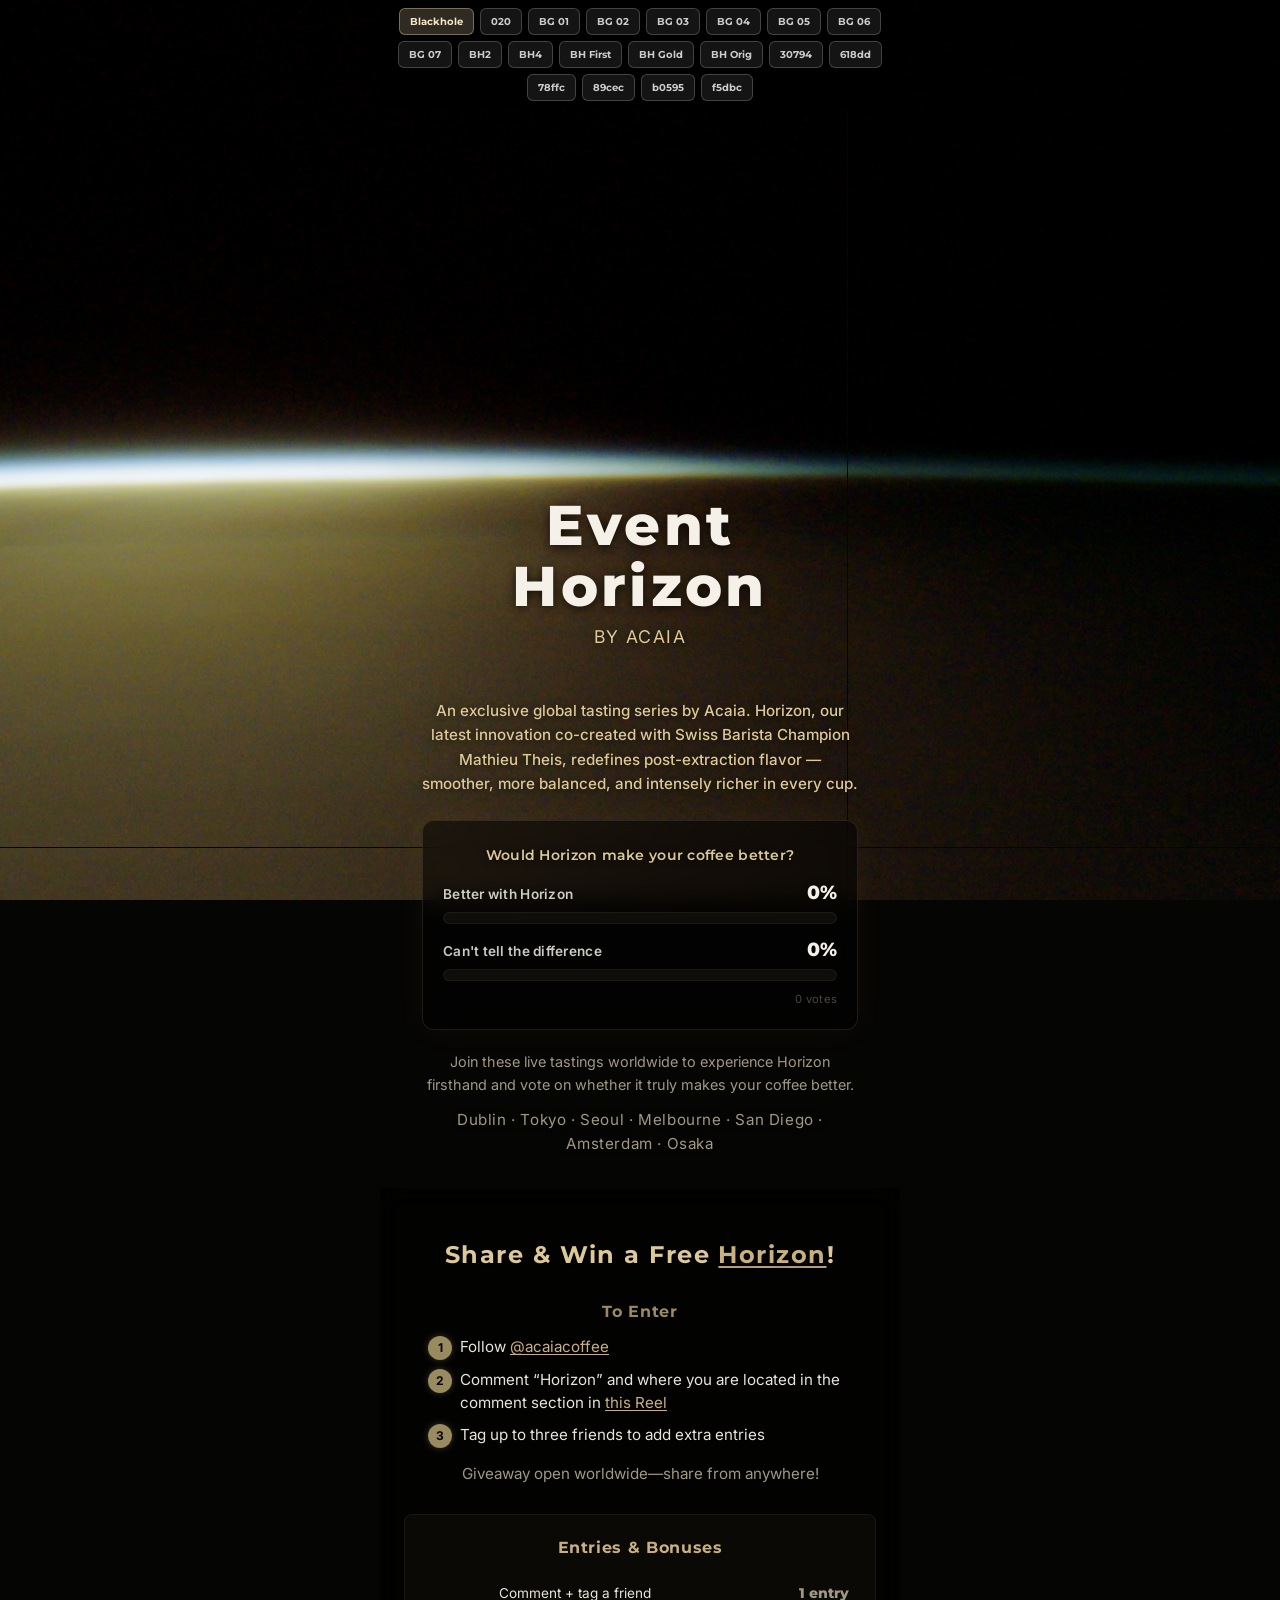
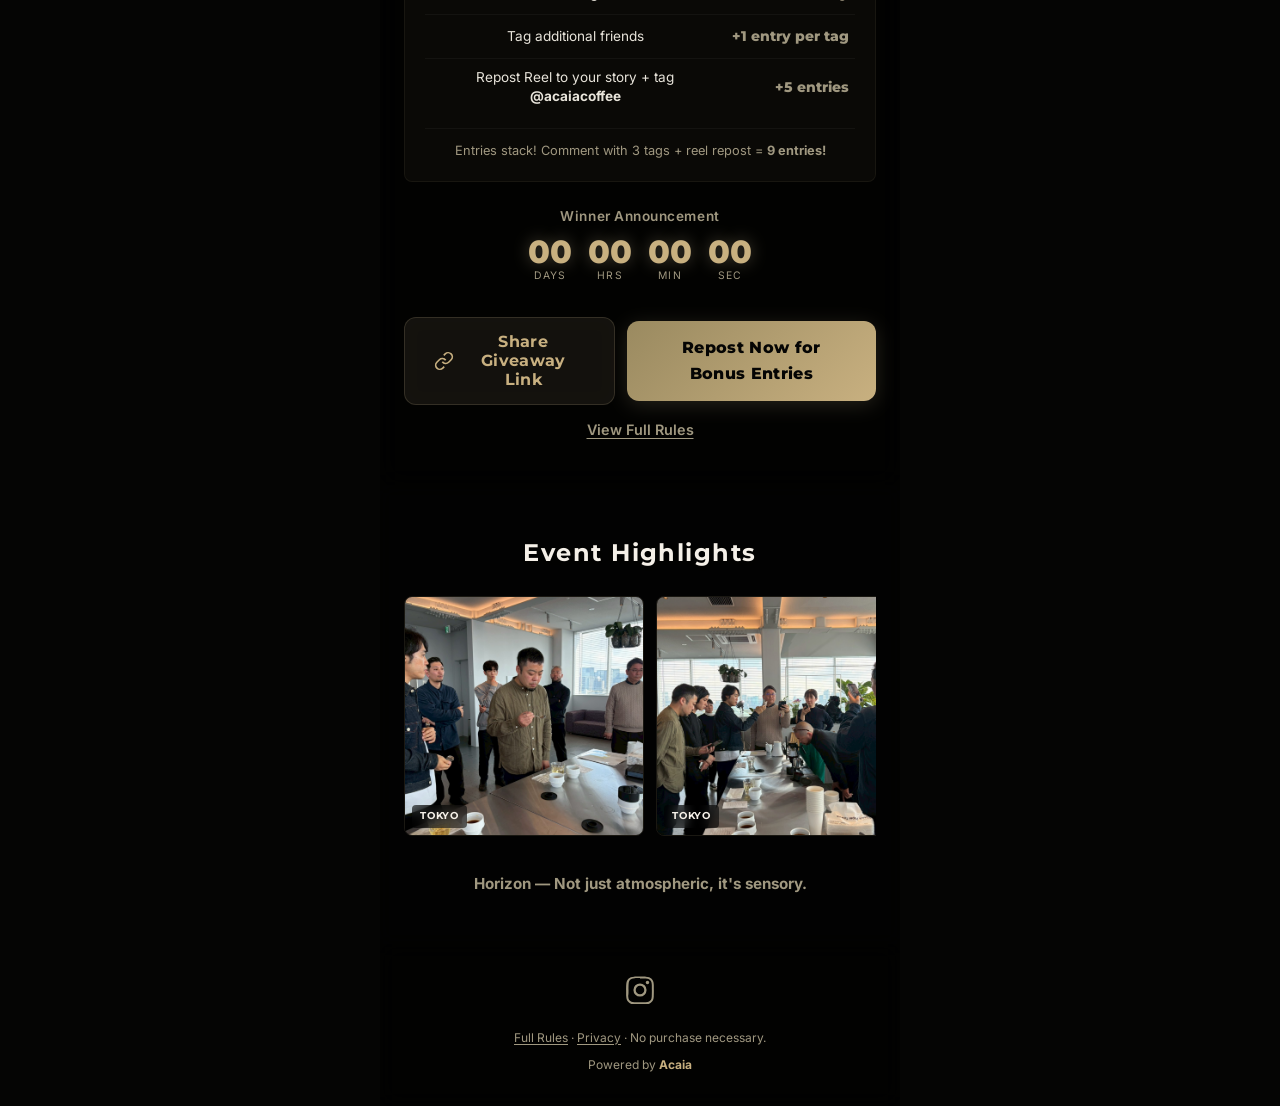
<file: preview.html>
<!DOCTYPE html>
<html lang="zh-TW">
<head>
  <meta charset="UTF-8">
  <meta name="viewport" content="width=device-width, initial-scale=1.0, viewport-fit=cover">
  <title>Horizon Vote – Background Preview</title>
  <meta name="theme-color" content="#000000">
  <link rel="preconnect" href="https://fonts.googleapis.com">
  <link rel="preconnect" href="https://fonts.gstatic.com" crossorigin>
  <link href="https://fonts.googleapis.com/css2?family=Montserrat:wght@600;700;800&family=Inter:wght@400;500;600&display=swap" rel="stylesheet">
  <link rel="stylesheet" href="style.css?v=37">
  <style>
    /* Switcher bar */
    .bg-switcher {
      position: fixed;
      top: 0;
      left: 50%;
      transform: translateX(-50%);
      z-index: 999;
      display: flex;
      gap: 6px;
      padding: 8px 12px;
      background: rgba(0,0,0,0.85);
      backdrop-filter: blur(10px);
      -webkit-backdrop-filter: blur(10px);
      border-radius: 0 0 12px 12px;
      max-width: 520px;
      width: 100%;
      flex-wrap: wrap;
      justify-content: center;
    }
    .bg-switcher button {
      font-family: 'Montserrat', sans-serif;
      font-size: 0.65rem;
      font-weight: 700;
      padding: 6px 10px;
      border: 1px solid rgba(255,255,255,0.2);
      border-radius: 6px;
      background: rgba(255,255,255,0.08);
      color: #ccc;
      cursor: pointer;
      transition: all 0.2s;
      white-space: nowrap;
    }
    .bg-switcher button:hover { background: rgba(255,255,255,0.15); }
    .bg-switcher button.active {
      background: rgba(232,213,168,0.2);
      border-color: rgba(232,213,168,0.4);
      color: #F5E6C8;
    }

    /* Light theme overrides (applied via JS) */
    body.theme-light { background: transparent; }
    body.theme-light .content-upper { background: rgba(138,138,138,0.55); backdrop-filter: blur(12px); -webkit-backdrop-filter: blur(12px); }
    body.theme-light .event-desc { color: #e0ddd5; }
    body.theme-light .event-cta { color: #c0bbb0; }
    body.theme-light .cities-bar { color: #c0bbb0; text-shadow: none; }
    body.theme-light .vote-box {
      background: rgba(255,255,255,0.12);
      backdrop-filter: blur(16px);
      -webkit-backdrop-filter: blur(16px);
      border: 1px solid rgba(255,255,255,0.15);
      box-shadow: none;
    }
    body.theme-light .results-question { color: #fff; text-shadow: none; }
    body.theme-light .bar-name { color: rgba(255,255,255,0.9); text-shadow: none; }
    body.theme-light .bar-pct { color: #fff; text-shadow: none; }
    body.theme-light .bar-track { background: rgba(255,255,255,0.15); border: none; }
    body.theme-light .bar-fill-yes { background: rgba(255,255,255,0.35); box-shadow: none; }
    body.theme-light .bar-fill-no { background: rgba(255,255,255,0.15); }
    body.theme-light .vote-box-count { color: rgba(255,255,255,0.5); }
    body.theme-light .giveaway { background: rgba(138,138,138,0.55); backdrop-filter: blur(12px); -webkit-backdrop-filter: blur(12px); }
    body.theme-light .giveaway .section-title { color: #fff; text-shadow: none; }
    body.theme-light .title-link { color: #fff; }
    body.theme-light .giveaway-subtitle { color: #c0bbb0; }
    body.theme-light .rules-title-inline { color: #d0ccc0; }
    body.theme-light .entry-rules li { color: #e0ddd5; }
    body.theme-light .entry-rules li::before { background: #d0ccc0; }
    body.theme-light .entry-rules a { color: #fff; }
    body.theme-light .bonus-entries-card { background: rgba(255,255,255,0.06); border-color: rgba(255,255,255,0.1); }
    body.theme-light .bonus-entries-title { color: #fff; }
    body.theme-light .bonus-action { color: #e0ddd5; }
    body.theme-light .bonus-value, body.theme-light .bonus-value-accent, body.theme-light .bonus-value-glow { color: #c0bbb0; }
    body.theme-light .bonus-stack-note { color: #c0bbb0; border-top-color: rgba(255,255,255,0.08); }
    body.theme-light .countdown-label { color: #c0bbb0; }
    body.theme-light .cd-unit span { color: #fff; text-shadow: none; }
    body.theme-light .cd-unit small { color: #c0bbb0; }
    body.theme-light .btn-accent { background: rgba(255,255,255,0.1); color: #fff; border-color: rgba(255,255,255,0.2); }
    body.theme-light .btn-primary { background: linear-gradient(135deg, #c0bbb0, #e0ddd5); color: #333; }
    body.theme-light .link-btn { color: #c0bbb0; }
    body.theme-light .highlights { background: rgba(122,122,122,0.55); backdrop-filter: blur(12px); -webkit-backdrop-filter: blur(12px); }
    body.theme-light .highlights .section-title { text-shadow: none; }
    body.theme-light .brand-blurb { color: #c0bbb0; }
    body.theme-light .footer { background: rgba(106,106,106,0.55); backdrop-filter: blur(12px); -webkit-backdrop-filter: blur(12px); }
    body.theme-light .footer-brand strong { color: #fff; }
    body.theme-light .modal { background: #555; }
    body.theme-light .qr-confirm { background: rgba(255,255,255,0.06); border-color: rgba(255,255,255,0.1); }
    body.theme-light .qr-confirm-icon { color: #fff; text-shadow: none; }
    body.theme-light .qr-vote-prompt { color: #fff; text-shadow: none; }
  </style>
</head>
<body>

  <!-- ===== BACKGROUND SWITCHER ===== -->
  <div class="bg-switcher" id="bgSwitcher">
    <button data-bg="assets/blackhole.png" data-theme="dark" class="active">Blackhole</button>
    <button data-bg="assets/backgrounds/020.jpg" data-theme="dark">020</button>
    <button data-bg="assets/backgrounds/background01.jpg" data-theme="light">BG 01</button>
    <button data-bg="assets/backgrounds/background02.jpg" data-theme="light">BG 02</button>
    <button data-bg="assets/backgrounds/background03.jpg" data-theme="light">BG 03</button>
    <button data-bg="assets/backgrounds/background04.jpg" data-theme="light">BG 04</button>
    <button data-bg="assets/backgrounds/background05.jpg" data-theme="light">BG 05</button>
    <button data-bg="assets/backgrounds/bagkground06.jpg" data-theme="light">BG 06</button>
    <button data-bg="assets/backgrounds/background07.jpg" data-theme="light">BG 07</button>
    <button data-bg="assets/backgrounds/blackhole2_button.jpg" data-theme="dark">BH2</button>
    <button data-bg="assets/backgrounds/blackhole4.png" data-theme="dark">BH4</button>
    <button data-bg="assets/backgrounds/blackhole_first.png" data-theme="dark">BH First</button>
    <button data-bg="assets/backgrounds/blackhole_gold.png" data-theme="dark">BH Gold</button>
    <button data-bg="assets/backgrounds/blackhole_original.png" data-theme="dark">BH Orig</button>
    <button data-bg="assets/backgrounds/30794a9d-e3b0-4e88-8c79-6349e0d69099.jpg" data-theme="light">30794</button>
    <button data-bg="assets/backgrounds/618dd26c-6094-415d-b4fd-dc26c42e6fb9.jpg" data-theme="light">618dd</button>
    <button data-bg="assets/backgrounds/78ffcaef-bf84-4321-be90-413e081a857b.jpg" data-theme="light">78ffc</button>
    <button data-bg="assets/backgrounds/89cec88b-6827-4b72-acf4-7c648d0adc57.jpg" data-theme="light">89cec</button>
    <button data-bg="assets/backgrounds/b0595af2-4451-407f-9aed-5683f01ee4cc.jpg" data-theme="light">b0595</button>
    <button data-bg="assets/backgrounds/f5dbc343-c390-4828-8589-2b63d1116888.jpg" data-theme="light">f5dbc</button>
  </div>

  <!-- ===== HERO ===== -->
  <div class="bg-blackhole" id="bgImage"></div>
  <section id="hero" class="hero">
    <div class="hero-content">
      <h1 class="hero-title">Event<br>Horizon</h1>
      <p class="hero-tagline">by Acaia</p>
    </div>
  </section>

  <!-- ===== DESCRIPTION + VOTE + CTA ===== -->
  <div class="content-upper">
    <p class="event-desc">An exclusive global tasting series by Acaia. Horizon, our latest innovation co-created with Swiss Barista Champion Mathieu Theis, redefines post-extraction flavor &mdash; smoother, more balanced, and intensely richer in every cup.</p>

    <div class="qr-vote" id="qrVote" hidden>
      <p class="qr-vote-prompt">Would Horizon make your coffee better?</p>
      <div class="qr-vote-buttons">
        <button class="btn btn-vote btn-vote-yes" id="btnVoteYes">Better with Horizon</button>
        <button class="btn btn-vote btn-vote-no" id="btnVoteNo">Can't tell</button>
      </div>
    </div>

    <div class="qr-confirm" id="qrConfirm" hidden>
      <div class="qr-confirm-icon">&#10003;</div>
      <p class="qr-confirm-text">Your vote has been recorded!</p>
    </div>

    <div class="vote-box">
      <p class="results-question">Would Horizon make your coffee better?</p>
      <div class="result-bars">
        <div class="bar-group">
          <div class="bar-label">
            <span class="bar-name">Better with Horizon</span>
            <span class="bar-pct" id="pctTasteYes">0%</span>
          </div>
          <div class="bar-track">
            <div class="bar-fill bar-fill-yes" id="barTasteYes" style="width:0%"></div>
          </div>
        </div>
        <div class="bar-group">
          <div class="bar-label">
            <span class="bar-name">Can't tell the difference</span>
            <span class="bar-pct" id="pctTasteNo">0%</span>
          </div>
          <div class="bar-track">
            <div class="bar-fill bar-fill-no" id="barTasteNo" style="width:0%"></div>
          </div>
        </div>
      </div>
      <span class="vote-box-count" id="totalTasting">0 votes</span>
    </div>

    <p class="event-cta">Join these live tastings worldwide to experience Horizon firsthand and vote on whether it truly makes your coffee better.</p>

    <div class="cities-bar">
      Dublin &middot; Tokyo &middot; Seoul &middot; Melbourne &middot; San Diego &middot; Amsterdam &middot; Osaka
    </div>
  </div>

  <!-- ===== SHARE TO WIN ===== -->
  <section id="giveaway" class="section giveaway">
    <h2 class="section-title">Share &amp; Win a Free <a href="https://acaia.co/products/horizon" target="_blank" rel="noopener" class="title-link">Horizon</a>!</h2>
    <div class="rules-title-inline">To Enter</div>
    <ol class="entry-rules">
      <li>Follow <a href="https://www.instagram.com/acaiacoffee/?utm_source=results_page&utm_medium=giveaway" target="_blank" rel="noopener">@acaiacoffee</a></li>
      <li>Comment &ldquo;Horizon&rdquo; and where you are located in the comment section in <a href="https://www.instagram.com/reel/DVrudeakwUs/" target="_blank" rel="noopener">this Reel</a></li>
      <li>Tag up to three friends to add extra entries</li>
    </ol>
    <p class="giveaway-subtitle">Giveaway open worldwide&mdash;share from anywhere!</p>

    <div class="bonus-entries-card">
      <p class="bonus-entries-title">Entries &amp; Bonuses</p>
      <table class="bonus-table">
        <tr>
          <td class="bonus-action">Comment + tag a friend</td>
          <td class="bonus-value">1 entry</td>
        </tr>
        <tr>
          <td class="bonus-action">Tag additional friends</td>
          <td class="bonus-value bonus-value-accent">+1 entry per tag</td>
        </tr>
        <tr>
          <td class="bonus-action">Repost Reel to your story + tag <strong>@acaiacoffee</strong></td>
          <td class="bonus-value bonus-value-glow">+5 entries</td>
        </tr>
      </table>
      <p class="bonus-stack-note">Entries stack! Comment with 3 tags + reel repost = <strong>9 entries!</strong></p>
    </div>

    <div class="countdown-block">
      <p class="countdown-label">Winner Announcement</p>
      <div class="countdown" id="countdown">
        <div class="cd-unit"><span id="cdDays">00</span><small>days</small></div>
        <div class="cd-unit"><span id="cdHours">00</span><small>hrs</small></div>
        <div class="cd-unit"><span id="cdMins">00</span><small>min</small></div>
        <div class="cd-unit"><span id="cdSecs">00</span><small>sec</small></div>
      </div>
    </div>

    <div class="share-tools">
      <button class="btn btn-accent share-btn" id="btnCopyLink" aria-label="Copy link">
        <svg viewBox="0 0 24 24" fill="none" stroke="currentColor" stroke-width="2" width="20" height="20"><path d="M10 13a5 5 0 007.54.54l3-3a5 5 0 00-7.07-7.07l-1.72 1.71"/><path d="M14 11a5 5 0 00-7.54-.54l-3 3a5 5 0 007.07 7.07l1.71-1.71"/></svg>
        Share Giveaway Link
      </button>
      <a href="https://www.instagram.com/reel/DVrudeakwUs/" class="btn btn-primary" target="_blank" rel="noopener">Repost Now for Bonus Entries</a>
    </div>

    <button class="link-btn" id="btnRules">View Full Rules</button>
  </section>

  <!-- ===== RULES MODAL ===== -->
  <div class="modal-overlay" id="rulesModal" aria-hidden="true">
    <div class="modal" role="dialog" aria-labelledby="rulesTitle">
      <button class="modal-close" id="modalClose" aria-label="Close">&times;</button>
      <h3 id="rulesTitle">Lucky Draw Rules</h3>
      <ul>
        <li>No purchase necessary.</li>
        <li>Must follow @acaiacoffee on Instagram to qualify.</li>
        <li>Comment on our latest Reel/post and tag at least one friend to enter.</li>
        <li>Each additional friend tagged = +1 bonus entry (stackable).</li>
        <li>Repost the Reel to your Story + tag @acaiacoffee for +5 bonus entries.</li>
        <li>Winner will be selected randomly and announced on @acaiacoffee Instagram on March 31.</li>
        <li>You must be over 18. Address must be a valid shipping address.</li>
        <li>One entry per person. Your account must be public to enter.</li>
        <li>Entrants from the following countries are not eligible: Iran, Lebanon, Syria, Thailand, India, Turkey, Egypt, Qatar, and Russia. These restrictions are due to current political or logistical limitations (subject to change).</li>
        <li>This giveaway is not sponsored, endorsed, or administered by, or associated with Instagram.</li>
        <li>Acaia reserves the right to adjust these rules at any time.</li>
        <li>Good luck!</li>
      </ul>
    </div>
  </div>

  <!-- ===== EVENT HIGHLIGHTS ===== -->
  <section id="highlights" class="section highlights">
    <h2 class="section-title">Event Highlights</h2>
    <div class="photo-scroll" id="photoScroll"></div>
    <p class="brand-blurb"><strong>Horizon &mdash; Not just atmospheric, it's sensory.</strong></p>
  </section>

  <!-- ===== FOOTER ===== -->
  <footer class="footer">
    <div class="footer-social">
      <a href="https://www.instagram.com/acaiacoffee/?utm_source=results_page&utm_medium=footer" target="_blank" rel="noopener" aria-label="Instagram">
        <svg viewBox="0 0 24 24" fill="currentColor" width="28" height="28"><path d="M12 2.163c3.204 0 3.584.012 4.85.07 1.17.054 1.97.24 2.43.403a4.088 4.088 0 011.47.957c.453.453.777.91.957 1.47.163.46.35 1.26.403 2.43.058 1.266.07 1.646.07 4.85s-.012 3.584-.07 4.85c-.054 1.17-.24 1.97-.403 2.43a4.088 4.088 0 01-.957 1.47 4.088 4.088 0 01-1.47.957c-.46.163-1.26.35-2.43.403-1.266.058-1.646.07-4.85.07s-3.584-.012-4.85-.07c-1.17-.054-1.97-.24-2.43-.403a4.088 4.088 0 01-1.47-.957 4.088 4.088 0 01-.957-1.47c-.163-.46-.35-1.26-.403-2.43C2.175 15.584 2.163 15.204 2.163 12s.012-3.584.07-4.85c.054-1.17.24-1.97.403-2.43a4.088 4.088 0 01.957-1.47A4.088 4.088 0 015.063 2.293c.46-.163 1.26-.35 2.43-.403C8.759 1.832 9.139 1.82 12 1.82zm0-1.663C8.741.5 8.332.514 7.052.573 5.775.63 4.902.822 4.14 1.104a5.756 5.756 0 00-2.077 1.352A5.756 5.756 0 00.71 4.533C.428 5.295.237 6.168.18 7.445.12 8.725.107 9.134.107 12.393s.014 3.668.073 4.948c.057 1.277.249 2.15.531 2.912a5.756 5.756 0 001.352 2.077 5.756 5.756 0 002.077 1.352c.762.282 1.635.474 2.912.531 1.28.059 1.689.073 4.948.073s3.668-.014 4.948-.073c1.277-.057 2.15-.249 2.912-.531a5.756 5.756 0 002.077-1.352 5.756 5.756 0 001.352-2.077c.282-.762.474-1.635.531-2.912.059-1.28.073-1.689.073-4.948s-.014-3.668-.073-4.948c-.057-1.277-.249-2.15-.531-2.912a5.756 5.756 0 00-1.352-2.077A5.756 5.756 0 0019.86 1.104C19.098.822 18.225.63 16.948.573 15.668.514 15.259.5 12 .5z"/><path d="M12 6.365a5.635 5.635 0 100 11.27 5.635 5.635 0 000-11.27zm0 9.297a3.662 3.662 0 110-7.325 3.662 3.662 0 010 7.325z"/><circle cx="18.406" cy="5.594" r="1.44"/></svg>
      </a>
    </div>
    <p class="footer-legal">
      <a href="#" id="footerRules">Full Rules</a> &middot; <a href="#hero">Privacy</a> &middot; No purchase necessary.
    </p>
    <p class="footer-brand">Powered by <strong>Acaia</strong></p>
  </footer>

  <script src="app.js"></script>
  <script>
    // Background switcher
    document.getElementById('bgSwitcher').addEventListener('click', function(e) {
      var btn = e.target.closest('button');
      if (!btn) return;
      var bg = btn.dataset.bg;
      var theme = btn.dataset.theme;
      var bgEl = document.getElementById('bgImage');

      // Update background
      bgEl.style.backgroundImage = "url('" + bg + "')";

      // Toggle theme
      if (theme === 'light') {
        document.body.classList.add('theme-light');
      } else {
        document.body.classList.remove('theme-light');
      }

      // Update active button
      this.querySelectorAll('button').forEach(function(b) { b.classList.remove('active'); });
      btn.classList.add('active');
    });
  </script>
</body>
</html>
</file>
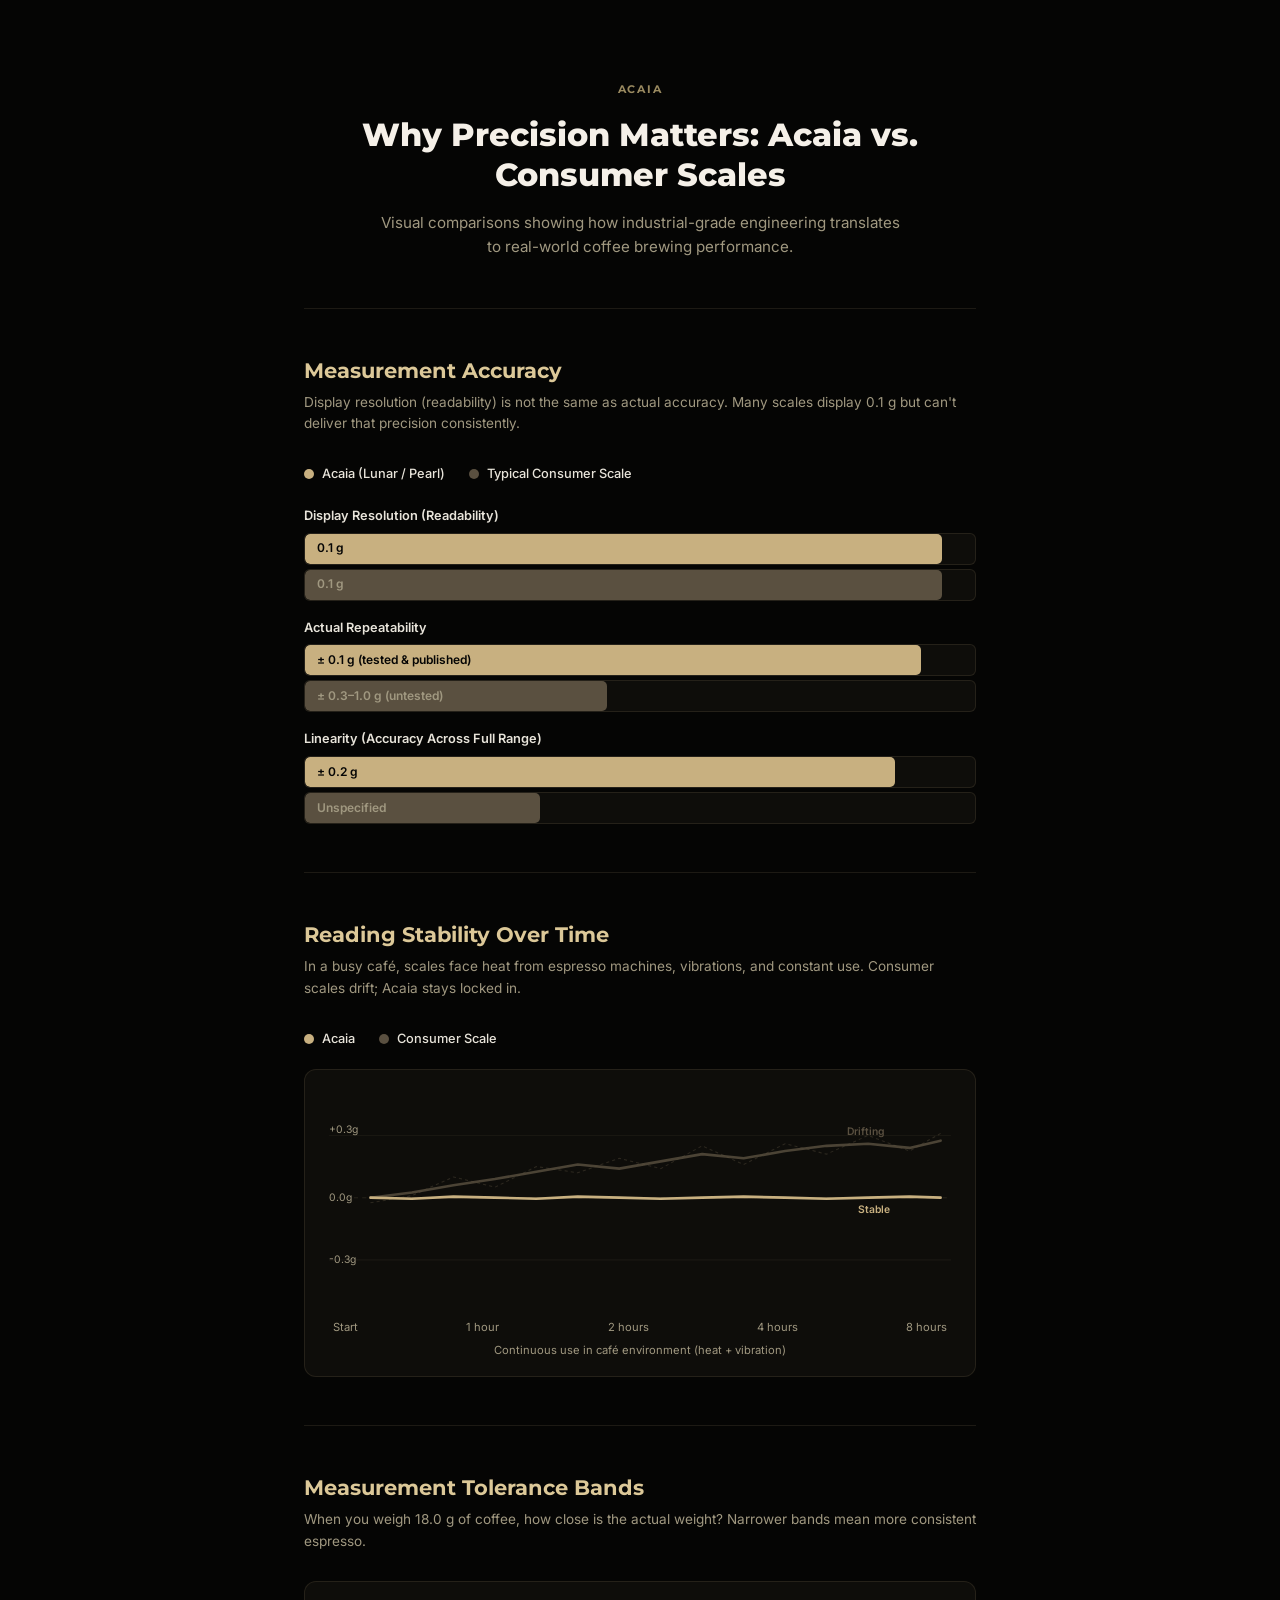
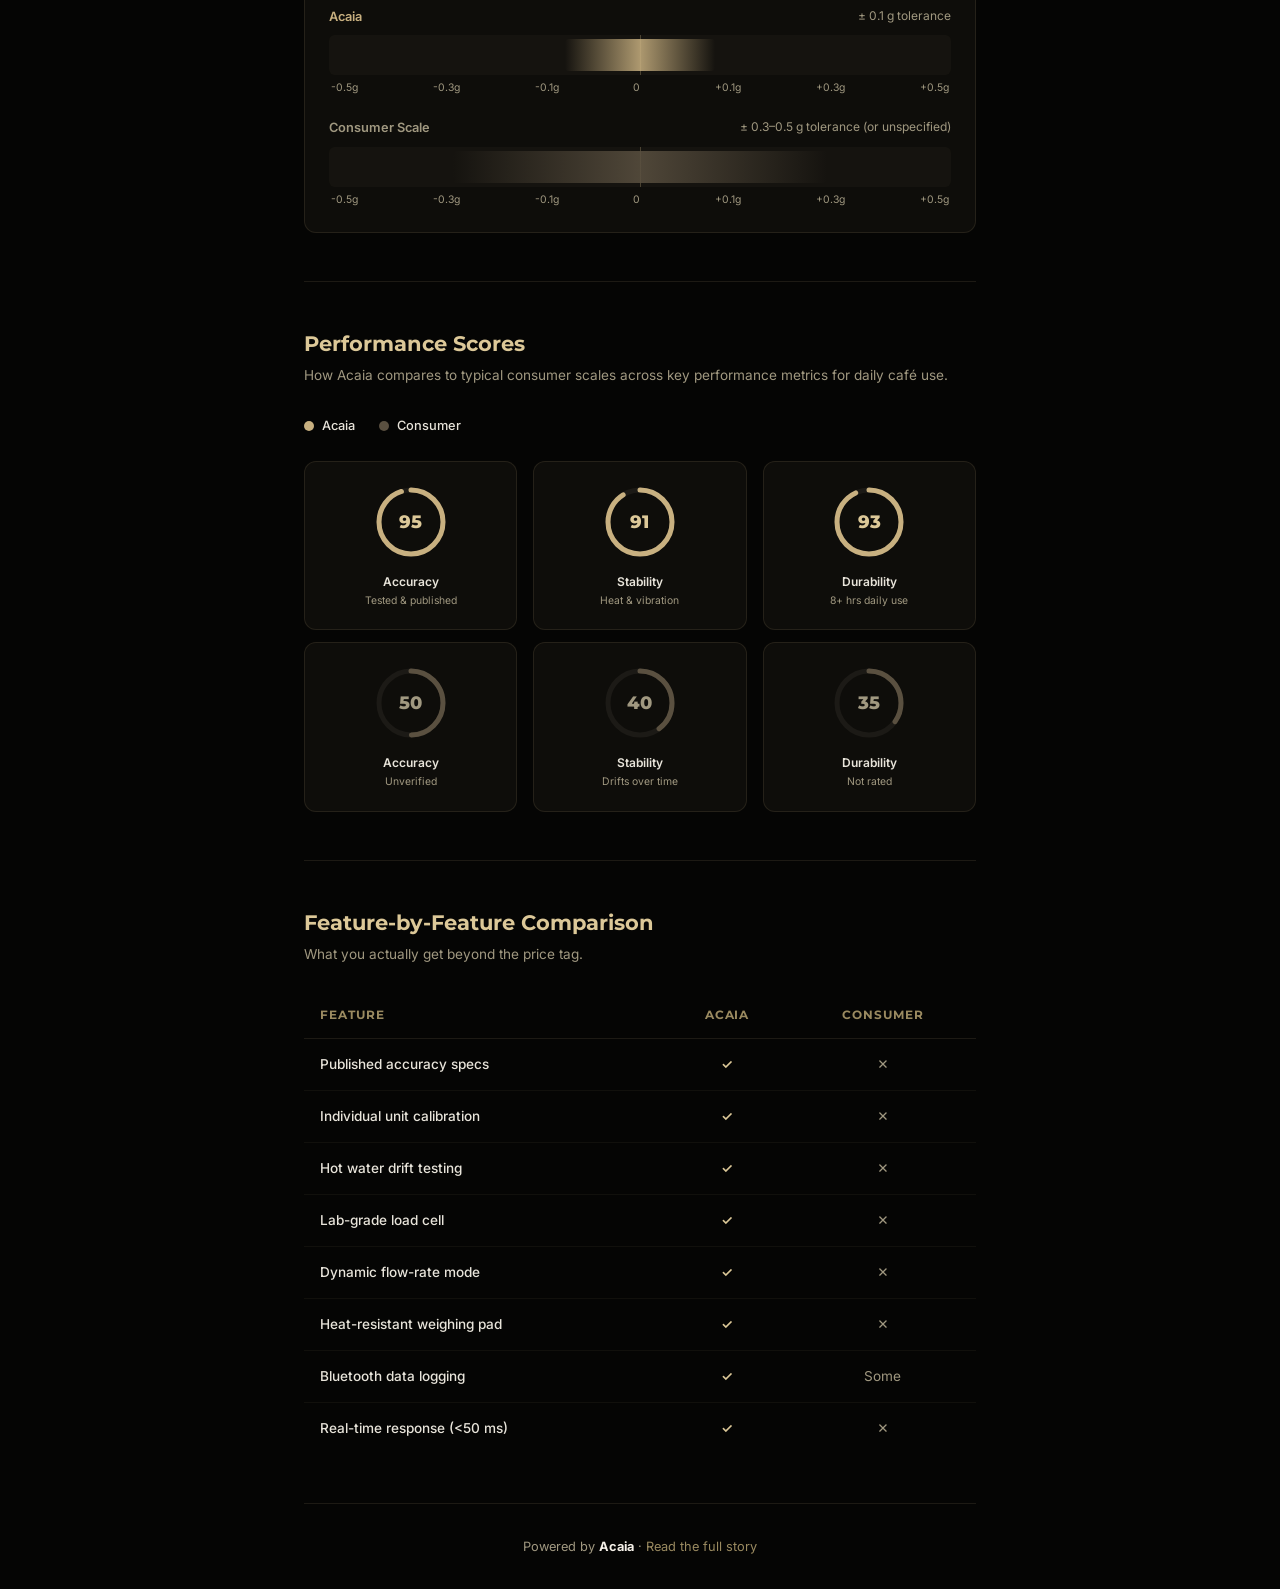
<file: scales-graphs.html>
<!DOCTYPE html>
<html lang="en">
<head>
  <meta charset="UTF-8">
  <meta name="viewport" content="width=device-width, initial-scale=1.0, viewport-fit=cover">
  <title>Acaia Precision – Visual Comparison</title>
  <meta name="theme-color" content="#0a0908">
  <link rel="preconnect" href="https://fonts.googleapis.com">
  <link rel="preconnect" href="https://fonts.gstatic.com" crossorigin>
  <link href="https://fonts.googleapis.com/css2?family=Montserrat:wght@600;700;800&family=Inter:wght@300;400;500;600&display=swap" rel="stylesheet">
  <style>
    *, *::before, *::after { box-sizing: border-box; margin: 0; padding: 0; }

    :root {
      --bg: #050504;
      --surface: #0e0d0a;
      --surface-light: #1c1a16;
      --border: rgba(200,176,128,0.12);
      --gold: #C8B080;
      --gold-light: #DCC898;
      --gold-dim: #9A8A60;
      --text: #E8E4DA;
      --text-dim: #A09880;
      --white: #F5F0E8;
      --acaia: #C8B080;
      --consumer: #5A5040;
    }

    body {
      font-family: 'Inter', system-ui, sans-serif;
      background: var(--bg);
      color: var(--text);
      line-height: 1.7;
      max-width: 720px;
      margin: 0 auto;
      padding: 0 24px;
      -webkit-font-smoothing: antialiased;
    }

    /* Header */
    .hero {
      padding: 80px 0 48px;
      text-align: center;
      border-bottom: 1px solid var(--border);
    }
    .hero-eyebrow {
      font-family: 'Montserrat', sans-serif;
      font-size: 0.7rem;
      font-weight: 700;
      letter-spacing: 0.15em;
      text-transform: uppercase;
      color: var(--gold-dim);
      margin-bottom: 16px;
    }
    .hero h1 {
      font-family: 'Montserrat', sans-serif;
      font-size: clamp(1.4rem, 4vw, 2rem);
      font-weight: 800;
      color: var(--white);
      line-height: 1.25;
      margin-bottom: 16px;
    }
    .hero-sub {
      font-size: 0.95rem;
      color: var(--text-dim);
      max-width: 520px;
      margin: 0 auto;
      line-height: 1.6;
    }

    /* Chart sections */
    .chart-section {
      padding: 48px 0;
      border-bottom: 1px solid var(--border);
    }
    .chart-section:last-of-type { border-bottom: none; }

    .chart-section h2 {
      font-family: 'Montserrat', sans-serif;
      font-size: clamp(1rem, 3vw, 1.3rem);
      font-weight: 700;
      color: var(--gold-light);
      margin-bottom: 8px;
      line-height: 1.3;
    }
    .chart-desc {
      font-size: 0.85rem;
      color: var(--text-dim);
      margin-bottom: 28px;
      line-height: 1.6;
    }

    /* Legend */
    .legend {
      display: flex;
      gap: 24px;
      margin-bottom: 20px;
      font-size: 0.8rem;
      font-weight: 500;
    }
    .legend-item {
      display: flex;
      align-items: center;
      gap: 8px;
    }
    .legend-dot {
      width: 10px;
      height: 10px;
      border-radius: 50%;
    }
    .legend-dot.acaia { background: var(--acaia); }
    .legend-dot.consumer { background: var(--consumer); }

    /* ===== CHART 1: Horizontal bar comparison ===== */
    .bar-chart {
      display: flex;
      flex-direction: column;
      gap: 16px;
    }
    .bar-group {
      display: flex;
      flex-direction: column;
      gap: 6px;
    }
    .bar-label {
      font-size: 0.8rem;
      font-weight: 600;
      color: var(--text);
    }
    .bar-track {
      background: var(--surface);
      border-radius: 6px;
      height: 32px;
      position: relative;
      overflow: hidden;
      border: 1px solid var(--border);
    }
    .bar-fill {
      height: 100%;
      border-radius: 5px;
      display: flex;
      align-items: center;
      padding: 0 12px;
      font-size: 0.75rem;
      font-weight: 600;
      color: var(--bg);
      transition: width 1.5s cubic-bezier(0.22, 1, 0.36, 1);
      white-space: nowrap;
    }
    .bar-fill.acaia { background: var(--acaia); }
    .bar-fill.consumer { background: var(--consumer); color: var(--text-dim); }
    .bar-pair {
      display: flex;
      flex-direction: column;
      gap: 4px;
    }

    /* ===== CHART 2: Drift over time (SVG line chart) ===== */
    .line-chart-wrap {
      background: var(--surface);
      border: 1px solid var(--border);
      border-radius: 12px;
      padding: 24px 24px 16px;
    }
    .line-chart-wrap svg {
      width: 100%;
      height: auto;
    }
    .axis-label {
      font-size: 0.7rem;
      color: var(--text-dim);
      display: flex;
      justify-content: space-between;
      margin-top: 8px;
      padding: 0 4px;
    }
    .axis-title {
      text-align: center;
      font-size: 0.7rem;
      color: var(--text-dim);
      margin-top: 4px;
    }

    /* ===== CHART 3: Spec comparison table ===== */
    .spec-table {
      width: 100%;
      border-collapse: separate;
      border-spacing: 0;
      font-size: 0.85rem;
    }
    .spec-table thead th {
      font-family: 'Montserrat', sans-serif;
      font-weight: 700;
      font-size: 0.75rem;
      text-transform: uppercase;
      letter-spacing: 0.08em;
      color: var(--gold-dim);
      text-align: left;
      padding: 12px 16px;
      border-bottom: 1px solid var(--border);
    }
    .spec-table thead th:not(:first-child) { text-align: center; }
    .spec-table tbody td {
      padding: 14px 16px;
      border-bottom: 1px solid rgba(200,176,128,0.06);
      vertical-align: middle;
    }
    .spec-table tbody td:not(:first-child) { text-align: center; }
    .spec-table tbody tr:last-child td { border-bottom: none; }
    .spec-table .check { color: var(--gold); font-size: 1.1rem; }
    .spec-table .cross { color: #5A4030; font-size: 1.1rem; }
    .spec-table .metric-name {
      font-weight: 500;
      color: var(--text);
    }
    .spec-table .acaia-val { color: var(--gold-light); font-weight: 600; }
    .spec-table .consumer-val { color: var(--text-dim); }

    /* ===== CHART 4: Radial / Score cards ===== */
    .score-grid {
      display: grid;
      grid-template-columns: repeat(3, 1fr);
      gap: 16px;
    }
    .score-card {
      background: var(--surface);
      border: 1px solid var(--border);
      border-radius: 12px;
      padding: 20px 12px;
      text-align: center;
    }
    .score-ring {
      position: relative;
      width: 80px;
      height: 80px;
      margin: 0 auto 12px;
    }
    .score-ring svg {
      width: 80px;
      height: 80px;
      transform: rotate(-90deg);
    }
    .score-ring circle {
      fill: none;
      stroke-width: 5;
    }
    .score-ring .ring-bg { stroke: var(--surface-light); }
    .score-ring .ring-fill {
      stroke-linecap: round;
      transition: stroke-dashoffset 1.5s cubic-bezier(0.22, 1, 0.36, 1);
    }
    .score-ring .ring-fill.acaia { stroke: var(--acaia); }
    .score-ring .ring-fill.consumer { stroke: var(--consumer); }
    .score-value {
      position: absolute;
      top: 50%;
      left: 50%;
      transform: translate(-50%, -50%);
      font-family: 'Montserrat', sans-serif;
      font-weight: 800;
      font-size: 1.1rem;
    }
    .score-value.acaia { color: var(--gold-light); }
    .score-value.consumer { color: var(--text-dim); }
    .score-label {
      font-size: 0.75rem;
      font-weight: 600;
      color: var(--text);
      line-height: 1.3;
    }
    .score-sub {
      font-size: 0.65rem;
      color: var(--text-dim);
      margin-top: 2px;
    }

    /* ===== CHART 5: Tolerance band ===== */
    .tolerance-chart {
      background: var(--surface);
      border: 1px solid var(--border);
      border-radius: 12px;
      padding: 24px;
    }
    .tolerance-row {
      margin-bottom: 20px;
    }
    .tolerance-row:last-child { margin-bottom: 0; }
    .tolerance-label {
      font-size: 0.8rem;
      font-weight: 600;
      margin-bottom: 8px;
      display: flex;
      justify-content: space-between;
    }
    .tolerance-label span:last-child {
      font-weight: 400;
      color: var(--text-dim);
      font-size: 0.75rem;
    }
    .tolerance-band {
      position: relative;
      height: 40px;
      background: rgba(200,176,128,0.04);
      border-radius: 6px;
      overflow: hidden;
    }
    .tolerance-zone {
      position: absolute;
      top: 4px;
      bottom: 4px;
      border-radius: 4px;
      opacity: 0.85;
    }
    .tolerance-zone.acaia {
      background: linear-gradient(90deg, transparent, var(--acaia), transparent);
      left: 38%;
      right: 38%;
    }
    .tolerance-zone.consumer {
      background: linear-gradient(90deg, transparent, var(--consumer), transparent);
      left: 20%;
      right: 20%;
    }
    .tolerance-center {
      position: absolute;
      top: 0;
      bottom: 0;
      left: 50%;
      width: 1px;
      background: rgba(200,176,128,0.3);
    }
    .tolerance-markers {
      display: flex;
      justify-content: space-between;
      font-size: 0.65rem;
      color: var(--text-dim);
      margin-top: 4px;
      padding: 0 2px;
    }

    /* Footer */
    .footer {
      padding: 32px 0;
      text-align: center;
      border-top: 1px solid var(--border);
    }
    .footer p {
      font-size: 0.8rem;
      color: var(--text-dim);
    }
    .footer strong { color: var(--white); }
    .footer a {
      color: var(--gold-dim);
      text-decoration: none;
    }
    .footer a:hover { color: var(--gold); }

    /* Responsive */
    @media (max-width: 480px) {
      body { padding: 0 20px; }
      .hero { padding: 60px 0 36px; }
      .chart-section { padding: 36px 0; }
      .score-grid { grid-template-columns: repeat(3, 1fr); gap: 10px; }
      .score-ring { width: 64px; height: 64px; }
      .score-ring svg { width: 64px; height: 64px; }
      .score-value { font-size: 0.9rem; }
    }
  </style>
</head>
<body>

  <header class="hero">
    <p class="hero-eyebrow">Acaia</p>
    <h1>Why Precision Matters: Acaia vs. Consumer Scales</h1>
    <p class="hero-sub">Visual comparisons showing how industrial-grade engineering translates to real-world coffee brewing performance.</p>
  </header>

  <!-- CHART 1: Bar comparison — Key Specs -->
  <section class="chart-section">
    <h2>Measurement Accuracy</h2>
    <p class="chart-desc">Display resolution (readability) is not the same as actual accuracy. Many scales display 0.1 g but can't deliver that precision consistently.</p>
    <div class="legend">
      <div class="legend-item"><div class="legend-dot acaia"></div> Acaia (Lunar / Pearl)</div>
      <div class="legend-item"><div class="legend-dot consumer"></div> Typical Consumer Scale</div>
    </div>
    <div class="bar-chart">
      <div class="bar-group">
        <div class="bar-label">Display Resolution (Readability)</div>
        <div class="bar-pair">
          <div class="bar-track"><div class="bar-fill acaia" style="width:95%">0.1 g</div></div>
          <div class="bar-track"><div class="bar-fill consumer" style="width:95%">0.1 g</div></div>
        </div>
      </div>
      <div class="bar-group">
        <div class="bar-label">Actual Repeatability</div>
        <div class="bar-pair">
          <div class="bar-track"><div class="bar-fill acaia" style="width:92%">&plusmn; 0.1 g (tested &amp; published)</div></div>
          <div class="bar-track"><div class="bar-fill consumer" style="width:45%">&plusmn; 0.3–1.0 g (untested)</div></div>
        </div>
      </div>
      <div class="bar-group">
        <div class="bar-label">Linearity (Accuracy Across Full Range)</div>
        <div class="bar-pair">
          <div class="bar-track"><div class="bar-fill acaia" style="width:88%">&plusmn; 0.2 g</div></div>
          <div class="bar-track"><div class="bar-fill consumer" style="width:35%">Unspecified</div></div>
        </div>
      </div>
    </div>
  </section>

  <!-- CHART 2: Drift over time -->
  <section class="chart-section">
    <h2>Reading Stability Over Time</h2>
    <p class="chart-desc">In a busy caf&eacute;, scales face heat from espresso machines, vibrations, and constant use. Consumer scales drift; Acaia stays locked in.</p>
    <div class="legend">
      <div class="legend-item"><div class="legend-dot acaia"></div> Acaia</div>
      <div class="legend-item"><div class="legend-dot consumer"></div> Consumer Scale</div>
    </div>
    <div class="line-chart-wrap">
      <svg viewBox="0 0 600 200" preserveAspectRatio="xMidYMid meet">
        <!-- Grid lines -->
        <line x1="0" y1="40" x2="600" y2="40" stroke="rgba(200,176,128,0.06)" stroke-width="1"/>
        <line x1="0" y1="100" x2="600" y2="100" stroke="rgba(200,176,128,0.12)" stroke-width="1" stroke-dasharray="4,4"/>
        <line x1="0" y1="160" x2="600" y2="160" stroke="rgba(200,176,128,0.06)" stroke-width="1"/>

        <!-- Y-axis labels -->
        <text x="0" y="38" fill="#A09880" font-size="10" font-family="Inter, sans-serif">+0.3g</text>
        <text x="0" y="103" fill="#A09880" font-size="10" font-family="Inter, sans-serif">0.0g</text>
        <text x="0" y="163" fill="#A09880" font-size="10" font-family="Inter, sans-serif">-0.3g</text>

        <!-- Target line (perfect reading) -->
        <line x1="40" y1="100" x2="590" y2="100" stroke="rgba(200,176,128,0.2)" stroke-width="1"/>

        <!-- Consumer scale: drifts with noise -->
        <polyline
          points="40,100 80,95 120,88 160,82 200,75 240,68 280,72 320,65 360,58 400,62 440,55 480,50 520,48 560,52 590,45"
          fill="none"
          stroke="#5A5040"
          stroke-width="2.5"
          stroke-linejoin="round"
          stroke-linecap="round"
          opacity="0.8"
        />
        <!-- Consumer noise band -->
        <polyline
          points="40,105 80,98 120,80 160,90 200,70 240,76 280,62 320,72 360,50 400,68 440,48 480,58 520,40 560,55 590,38"
          fill="none"
          stroke="#5A5040"
          stroke-width="1"
          stroke-dasharray="3,3"
          opacity="0.4"
        />

        <!-- Acaia: stable with minimal variation -->
        <polyline
          points="40,100 80,101 120,99 160,100 200,101 240,99 280,100 320,101 360,100 400,99 440,100 480,101 520,100 560,99 590,100"
          fill="none"
          stroke="#C8B080"
          stroke-width="2.5"
          stroke-linejoin="round"
          stroke-linecap="round"
        />

        <!-- Annotations -->
        <text x="500" y="40" fill="#5A5040" font-size="10" font-family="Inter, sans-serif" font-weight="600">Drifting</text>
        <text x="510" y="115" fill="#C8B080" font-size="10" font-family="Inter, sans-serif" font-weight="600">Stable</text>
      </svg>
      <div class="axis-label">
        <span>Start</span>
        <span>1 hour</span>
        <span>2 hours</span>
        <span>4 hours</span>
        <span>8 hours</span>
      </div>
      <div class="axis-title">Continuous use in caf&eacute; environment (heat + vibration)</div>
    </div>
  </section>

  <!-- CHART 3: Tolerance band visualization -->
  <section class="chart-section">
    <h2>Measurement Tolerance Bands</h2>
    <p class="chart-desc">When you weigh 18.0 g of coffee, how close is the actual weight? Narrower bands mean more consistent espresso.</p>
    <div class="tolerance-chart">
      <div class="tolerance-row">
        <div class="tolerance-label">
          <span style="color:var(--gold)">Acaia</span>
          <span>&plusmn; 0.1 g tolerance</span>
        </div>
        <div class="tolerance-band">
          <div class="tolerance-center"></div>
          <div class="tolerance-zone acaia"></div>
        </div>
        <div class="tolerance-markers">
          <span>-0.5g</span><span>-0.3g</span><span>-0.1g</span><span>0</span><span>+0.1g</span><span>+0.3g</span><span>+0.5g</span>
        </div>
      </div>
      <div class="tolerance-row">
        <div class="tolerance-label">
          <span style="color:var(--text-dim)">Consumer Scale</span>
          <span>&plusmn; 0.3–0.5 g tolerance (or unspecified)</span>
        </div>
        <div class="tolerance-band">
          <div class="tolerance-center"></div>
          <div class="tolerance-zone consumer"></div>
        </div>
        <div class="tolerance-markers">
          <span>-0.5g</span><span>-0.3g</span><span>-0.1g</span><span>0</span><span>+0.1g</span><span>+0.3g</span><span>+0.5g</span>
        </div>
      </div>
    </div>
  </section>

  <!-- CHART 4: Score rings -->
  <section class="chart-section">
    <h2>Performance Scores</h2>
    <p class="chart-desc">How Acaia compares to typical consumer scales across key performance metrics for daily caf&eacute; use.</p>
    <div class="legend" style="margin-bottom:24px">
      <div class="legend-item"><div class="legend-dot acaia"></div> Acaia</div>
      <div class="legend-item"><div class="legend-dot consumer"></div> Consumer</div>
    </div>

    <!-- Acaia row -->
    <div class="score-grid" style="margin-bottom:12px">
      <div class="score-card">
        <div class="score-ring">
          <svg><circle cx="40" cy="40" r="32" class="ring-bg"/><circle cx="40" cy="40" r="32" class="ring-fill acaia" stroke-dasharray="201" stroke-dashoffset="10"/></svg>
          <div class="score-value acaia">95</div>
        </div>
        <div class="score-label">Accuracy</div>
        <div class="score-sub">Tested &amp; published</div>
      </div>
      <div class="score-card">
        <div class="score-ring">
          <svg><circle cx="40" cy="40" r="32" class="ring-bg"/><circle cx="40" cy="40" r="32" class="ring-fill acaia" stroke-dasharray="201" stroke-dashoffset="18"/></svg>
          <div class="score-value acaia">91</div>
        </div>
        <div class="score-label">Stability</div>
        <div class="score-sub">Heat &amp; vibration</div>
      </div>
      <div class="score-card">
        <div class="score-ring">
          <svg><circle cx="40" cy="40" r="32" class="ring-bg"/><circle cx="40" cy="40" r="32" class="ring-fill acaia" stroke-dasharray="201" stroke-dashoffset="14"/></svg>
          <div class="score-value acaia">93</div>
        </div>
        <div class="score-label">Durability</div>
        <div class="score-sub">8+ hrs daily use</div>
      </div>
    </div>
    <!-- Consumer row -->
    <div class="score-grid">
      <div class="score-card">
        <div class="score-ring">
          <svg><circle cx="40" cy="40" r="32" class="ring-bg"/><circle cx="40" cy="40" r="32" class="ring-fill consumer" stroke-dasharray="201" stroke-dashoffset="101"/></svg>
          <div class="score-value consumer">50</div>
        </div>
        <div class="score-label">Accuracy</div>
        <div class="score-sub">Unverified</div>
      </div>
      <div class="score-card">
        <div class="score-ring">
          <svg><circle cx="40" cy="40" r="32" class="ring-bg"/><circle cx="40" cy="40" r="32" class="ring-fill consumer" stroke-dasharray="201" stroke-dashoffset="121"/></svg>
          <div class="score-value consumer">40</div>
        </div>
        <div class="score-label">Stability</div>
        <div class="score-sub">Drifts over time</div>
      </div>
      <div class="score-card">
        <div class="score-ring">
          <svg><circle cx="40" cy="40" r="32" class="ring-bg"/><circle cx="40" cy="40" r="32" class="ring-fill consumer" stroke-dasharray="201" stroke-dashoffset="131"/></svg>
          <div class="score-value consumer">35</div>
        </div>
        <div class="score-label">Durability</div>
        <div class="score-sub">Not rated</div>
      </div>
    </div>
  </section>

  <!-- CHART 5: Feature comparison table -->
  <section class="chart-section">
    <h2>Feature-by-Feature Comparison</h2>
    <p class="chart-desc">What you actually get beyond the price tag.</p>
    <table class="spec-table">
      <thead>
        <tr>
          <th>Feature</th>
          <th>Acaia</th>
          <th>Consumer</th>
        </tr>
      </thead>
      <tbody>
        <tr>
          <td class="metric-name">Published accuracy specs</td>
          <td class="acaia-val">&#10003;</td>
          <td class="consumer-val">&#10005;</td>
        </tr>
        <tr>
          <td class="metric-name">Individual unit calibration</td>
          <td class="acaia-val">&#10003;</td>
          <td class="consumer-val">&#10005;</td>
        </tr>
        <tr>
          <td class="metric-name">Hot water drift testing</td>
          <td class="acaia-val">&#10003;</td>
          <td class="consumer-val">&#10005;</td>
        </tr>
        <tr>
          <td class="metric-name">Lab-grade load cell</td>
          <td class="acaia-val">&#10003;</td>
          <td class="consumer-val">&#10005;</td>
        </tr>
        <tr>
          <td class="metric-name">Dynamic flow-rate mode</td>
          <td class="acaia-val">&#10003;</td>
          <td class="consumer-val">&#10005;</td>
        </tr>
        <tr>
          <td class="metric-name">Heat-resistant weighing pad</td>
          <td class="acaia-val">&#10003;</td>
          <td class="consumer-val">&#10005;</td>
        </tr>
        <tr>
          <td class="metric-name">Bluetooth data logging</td>
          <td class="acaia-val">&#10003;</td>
          <td class="consumer-val">Some</td>
        </tr>
        <tr>
          <td class="metric-name">Real-time response (&lt;50 ms)</td>
          <td class="acaia-val">&#10003;</td>
          <td class="consumer-val">&#10005;</td>
        </tr>
      </tbody>
    </table>
  </section>

  <footer class="footer">
    <p>Powered by <strong>Acaia</strong> &middot; <a href="scales.html">Read the full story</a></p>
  </footer>

</body>
</html>
</file>
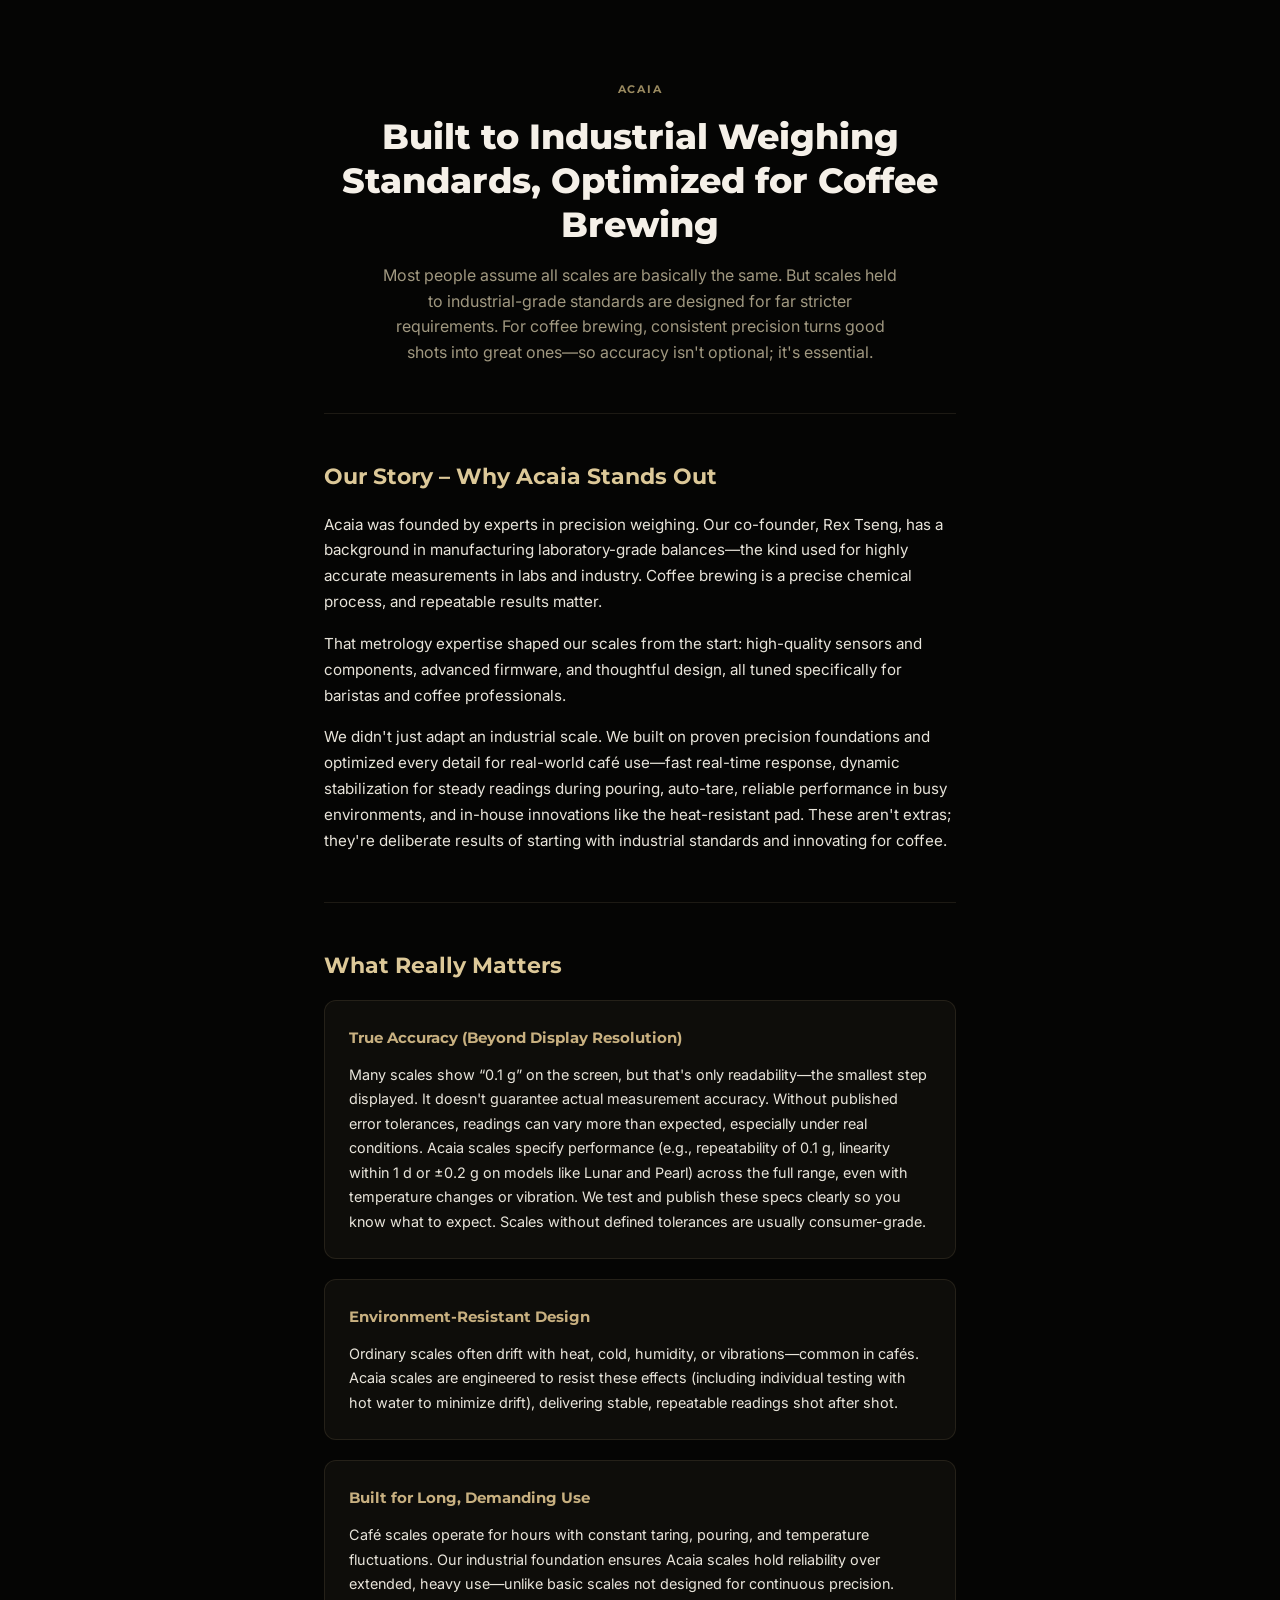
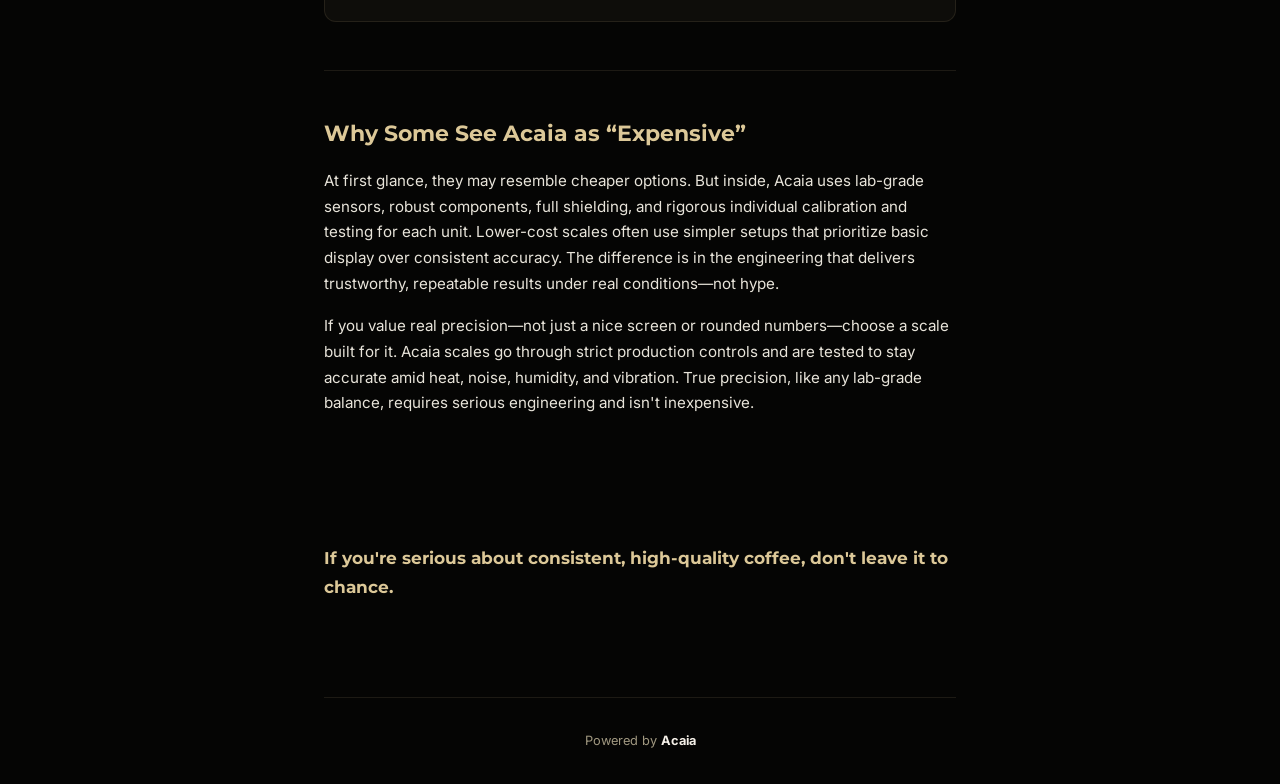
<file: scales.html>
<!DOCTYPE html>
<html lang="en">
<head>
  <meta charset="UTF-8">
  <meta name="viewport" content="width=device-width, initial-scale=1.0, viewport-fit=cover">
  <title>Acaia Scales – Built to Industrial Standards</title>
  <meta name="description" content="Acaia scales are built to industrial weighing standards, optimized for coffee brewing. Real precision, not just a nice display.">
  <meta name="theme-color" content="#0a0908">
  <link rel="preconnect" href="https://fonts.googleapis.com">
  <link rel="preconnect" href="https://fonts.gstatic.com" crossorigin>
  <link href="https://fonts.googleapis.com/css2?family=Montserrat:wght@600;700;800&family=Inter:wght@300;400;500;600&display=swap" rel="stylesheet">
  <style>
    *, *::before, *::after { box-sizing: border-box; margin: 0; padding: 0; }

    :root {
      --bg: #050504;
      --surface: #0e0d0a;
      --surface-light: #1c1a16;
      --border: rgba(200,176,128,0.12);
      --gold: #C8B080;
      --gold-light: #DCC898;
      --gold-dim: #9A8A60;
      --text: #E8E4DA;
      --text-dim: #A09880;
      --white: #F5F0E8;
    }

    body {
      font-family: 'Inter', system-ui, sans-serif;
      background: var(--bg);
      color: var(--text);
      line-height: 1.7;
      max-width: 680px;
      margin: 0 auto;
      padding: 0 24px;
      -webkit-font-smoothing: antialiased;
    }

    /* Hero */
    .hero {
      padding: 80px 0 48px;
      text-align: center;
      border-bottom: 1px solid var(--border);
    }
    .hero-eyebrow {
      font-family: 'Montserrat', sans-serif;
      font-size: 0.7rem;
      font-weight: 700;
      letter-spacing: 0.15em;
      text-transform: uppercase;
      color: var(--gold-dim);
      margin-bottom: 16px;
    }
    .hero h1 {
      font-family: 'Montserrat', sans-serif;
      font-size: clamp(1.6rem, 4.5vw, 2.2rem);
      font-weight: 800;
      color: var(--white);
      line-height: 1.25;
      margin-bottom: 16px;
    }
    .hero-sub {
      font-size: 1rem;
      color: var(--text-dim);
      max-width: 520px;
      margin: 0 auto;
      line-height: 1.6;
    }

    /* Sections */
    .section {
      padding: 48px 0;
      border-bottom: 1px solid var(--border);
    }
    .section:last-of-type {
      border-bottom: none;
    }
    .section h2 {
      font-family: 'Montserrat', sans-serif;
      font-size: clamp(1.1rem, 3vw, 1.4rem);
      font-weight: 700;
      color: var(--gold-light);
      margin-bottom: 20px;
      line-height: 1.3;
    }
    .section p {
      margin-bottom: 16px;
      font-size: 0.95rem;
    }
    .section p:last-child {
      margin-bottom: 0;
    }

    /* Feature cards */
    .features {
      display: flex;
      flex-direction: column;
      gap: 20px;
      margin-top: 8px;
    }
    .feature-card {
      background: var(--surface);
      border: 1px solid var(--border);
      border-radius: 12px;
      padding: 24px;
    }
    .feature-card h3 {
      font-family: 'Montserrat', sans-serif;
      font-size: 0.95rem;
      font-weight: 700;
      color: var(--gold);
      margin-bottom: 12px;
    }
    .feature-card p {
      font-size: 0.9rem;
      color: var(--text);
      margin-bottom: 0;
      line-height: 1.7;
    }

    /* Closing */
    .closing {
      padding: 48px 0 80px;
    }
    .closing p {
      font-size: 0.95rem;
      margin-bottom: 16px;
    }
    .closing .cta-line {
      font-family: 'Montserrat', sans-serif;
      font-weight: 700;
      font-size: 1.05rem;
      color: var(--gold-light);
      margin-top: 32px;
    }

    /* Footer */
    .footer {
      padding: 32px 0;
      text-align: center;
      border-top: 1px solid var(--border);
    }
    .footer p {
      font-size: 0.8rem;
      color: var(--text-dim);
    }
    .footer strong {
      color: var(--white);
    }

    /* Responsive */
    @media (max-width: 480px) {
      body { padding: 0 20px; }
      .hero { padding: 60px 0 36px; }
      .section { padding: 36px 0; }
      .feature-card { padding: 20px; }
    }
  </style>
</head>
<body>

  <header class="hero">
    <p class="hero-eyebrow">Acaia</p>
    <h1>Built to Industrial Weighing Standards, Optimized for Coffee Brewing</h1>
    <p class="hero-sub">Most people assume all scales are basically the same. But scales held to industrial-grade standards are designed for far stricter requirements. For coffee brewing, consistent precision turns good shots into great ones&mdash;so accuracy isn't optional; it's essential.</p>
  </header>

  <section class="section">
    <h2>Our Story &ndash; Why Acaia Stands Out</h2>
    <p>Acaia was founded by experts in precision weighing. Our co-founder, Rex Tseng, has a background in manufacturing laboratory-grade balances&mdash;the kind used for highly accurate measurements in labs and industry. Coffee brewing is a precise chemical process, and repeatable results matter.</p>
    <p>That metrology expertise shaped our scales from the start: high-quality sensors and components, advanced firmware, and thoughtful design, all tuned specifically for baristas and coffee professionals.</p>
    <p>We didn't just adapt an industrial scale. We built on proven precision foundations and optimized every detail for real-world caf&eacute; use&mdash;fast real-time response, dynamic stabilization for steady readings during pouring, auto-tare, reliable performance in busy environments, and in-house innovations like the heat-resistant pad. These aren't extras; they're deliberate results of starting with industrial standards and innovating for coffee.</p>
  </section>

  <section class="section">
    <h2>What Really Matters</h2>
    <div class="features">

      <div class="feature-card">
        <h3>True Accuracy (Beyond Display Resolution)</h3>
        <p>Many scales show &ldquo;0.1 g&rdquo; on the screen, but that's only readability&mdash;the smallest step displayed. It doesn't guarantee actual measurement accuracy. Without published error tolerances, readings can vary more than expected, especially under real conditions. Acaia scales specify performance (e.g., repeatability of 0.1 g, linearity within 1 d or &plusmn;0.2 g on models like Lunar and Pearl) across the full range, even with temperature changes or vibration. We test and publish these specs clearly so you know what to expect. Scales without defined tolerances are usually consumer-grade.</p>
      </div>

      <div class="feature-card">
        <h3>Environment-Resistant Design</h3>
        <p>Ordinary scales often drift with heat, cold, humidity, or vibrations&mdash;common in caf&eacute;s. Acaia scales are engineered to resist these effects (including individual testing with hot water to minimize drift), delivering stable, repeatable readings shot after shot.</p>
      </div>

      <div class="feature-card">
        <h3>Built for Long, Demanding Use</h3>
        <p>Caf&eacute; scales operate for hours with constant taring, pouring, and temperature fluctuations. Our industrial foundation ensures Acaia scales hold reliability over extended, heavy use&mdash;unlike basic scales not designed for continuous precision.</p>
      </div>

    </div>
  </section>

  <section class="section">
    <h2>Why Some See Acaia as &ldquo;Expensive&rdquo;</h2>
    <p>At first glance, they may resemble cheaper options. But inside, Acaia uses lab-grade sensors, robust components, full shielding, and rigorous individual calibration and testing for each unit. Lower-cost scales often use simpler setups that prioritize basic display over consistent accuracy. The difference is in the engineering that delivers trustworthy, repeatable results under real conditions&mdash;not hype.</p>
    <p>If you value real precision&mdash;not just a nice screen or rounded numbers&mdash;choose a scale built for it. Acaia scales go through strict production controls and are tested to stay accurate amid heat, noise, humidity, and vibration. True precision, like any lab-grade balance, requires serious engineering and isn't inexpensive.</p>
  </section>

  <div class="closing">
    <p class="cta-line">If you're serious about consistent, high-quality coffee, don't leave it to chance.</p>
  </div>

  <footer class="footer">
    <p>Powered by <strong>Acaia</strong></p>
  </footer>

</body>
</html>
</file>
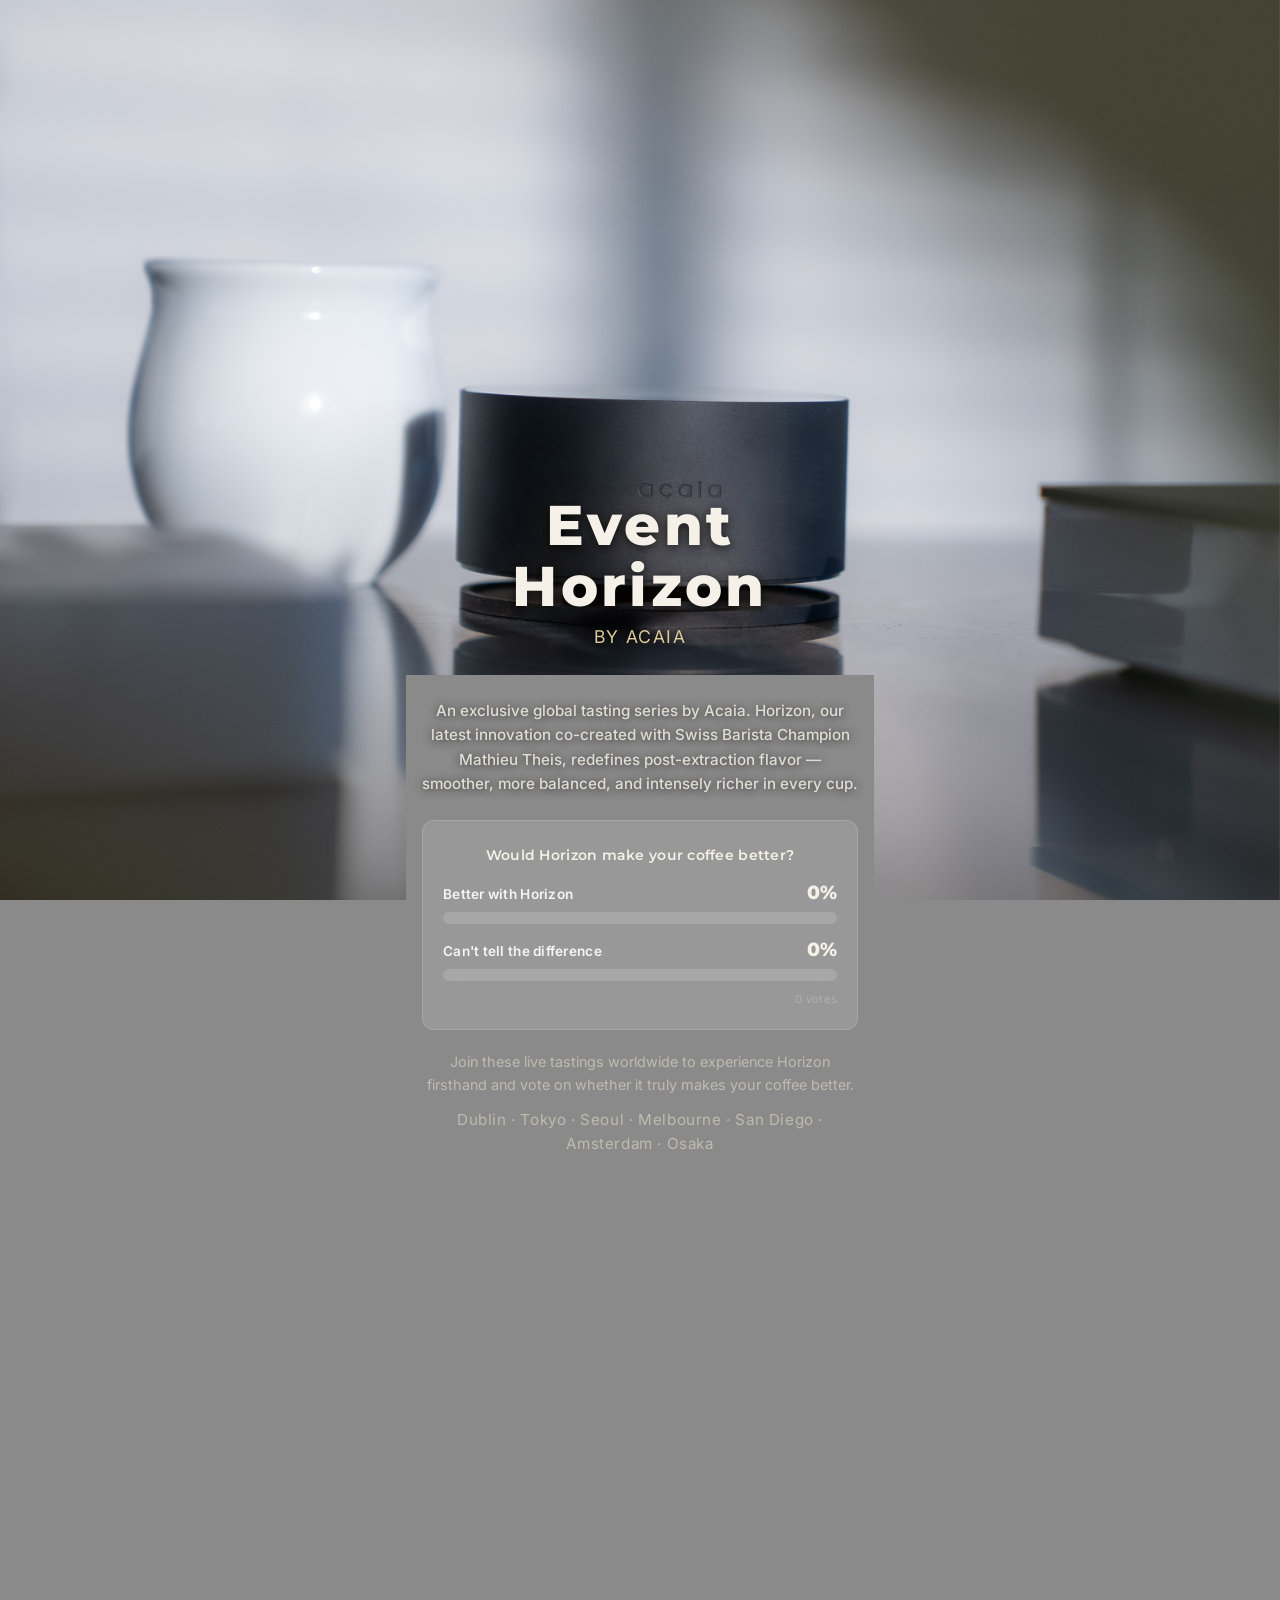
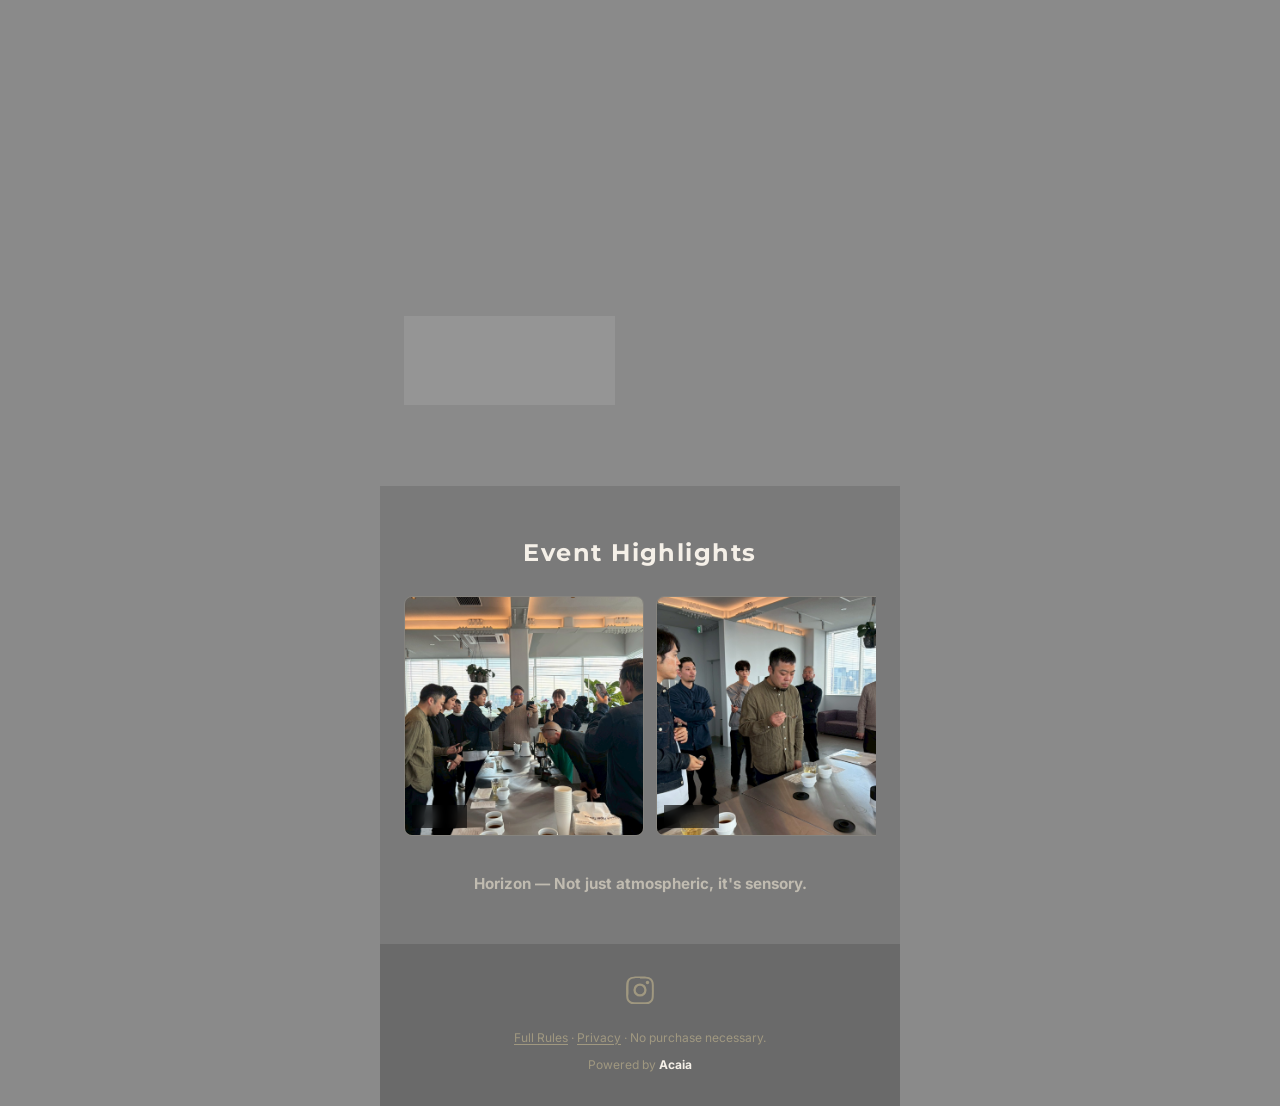
<file: v2.html>
<!DOCTYPE html>
<html lang="zh-TW">
<head>
  <meta charset="UTF-8">
  <meta name="viewport" content="width=device-width, initial-scale=1.0, viewport-fit=cover">
  <title>Horizon Vote – V2</title>
  <meta name="description" content="Live tasting results from Event Horizon. Share and win free Horizon coffee!">
  <meta property="og:title" content="Event Horizon – Live Results">
  <meta property="og:description" content="Would Horizon make your coffee better? See what tasters think!">
  <meta name="theme-color" content="#000000">
  <meta property="og:type" content="website">
  <link rel="preconnect" href="https://fonts.googleapis.com">
  <link rel="preconnect" href="https://fonts.gstatic.com" crossorigin>
  <link href="https://fonts.googleapis.com/css2?family=Montserrat:wght@600;700;800&family=Inter:wght@400;500;600&display=swap" rel="stylesheet">
  <link rel="stylesheet" href="style.css?v=37">
  <style>
    body { background: #8a8a8a; }
    .bg-blackhole {
      background-image: url('assets/backgrounds/background02.jpg?v=1');
      background-position: center top;
    }
    .content-upper { background: #8a8a8a; }
    .event-desc { color: #e0ddd5; }
    .event-cta { color: #c0bbb0; }
    .cities-bar { color: #c0bbb0; text-shadow: none; }
    .vote-box {
      background: rgba(255,255,255,0.12);
      backdrop-filter: blur(16px);
      -webkit-backdrop-filter: blur(16px);
      border: 1px solid rgba(255,255,255,0.15);
      box-shadow: none;
    }
    .results-question { color: var(--white); text-shadow: none; }
    .bar-name { color: rgba(255,255,255,0.9); text-shadow: none; }
    .bar-pct { color: var(--white); text-shadow: none; }
    .bar-track { background: rgba(255,255,255,0.15); border: none; }
    .bar-fill-yes { background: rgba(255,255,255,0.35); box-shadow: none; }
    .bar-fill-no { background: rgba(255,255,255,0.15); }
    .vote-box-count { color: rgba(255,255,255,0.5); }
    .giveaway { background: #8a8a8a; backdrop-filter: none; -webkit-backdrop-filter: none; }
    .giveaway .section-title { color: var(--white); text-shadow: none; }
    .title-link { color: var(--white); }
    .giveaway-subtitle { color: #c0bbb0; }
    .rules-title-inline { color: #d0ccc0; }
    .entry-rules li { color: #e0ddd5; }
    .entry-rules li::before { background: #d0ccc0; }
    .entry-rules a { color: var(--white); }
    .bonus-entries-card { background: rgba(255,255,255,0.06); border-color: rgba(255,255,255,0.1); }
    .bonus-entries-title { color: var(--white); }
    .bonus-action { color: #e0ddd5; }
    .bonus-value, .bonus-value-accent, .bonus-value-glow { color: #c0bbb0; }
    .bonus-stack-note { color: #c0bbb0; border-top-color: rgba(255,255,255,0.08); }
    .countdown-label { color: #c0bbb0; }
    .cd-unit span { color: var(--white); text-shadow: none; }
    .cd-unit small { color: #c0bbb0; }
    .btn-accent { background: rgba(255,255,255,0.1); color: var(--white); border-color: rgba(255,255,255,0.2); }
    .btn-primary { background: linear-gradient(135deg, #c0bbb0, #e0ddd5); color: #333; }
    .link-btn { color: #c0bbb0; }
    .highlights { background: #7a7a7a; backdrop-filter: none; -webkit-backdrop-filter: none; }
    .highlights .section-title { text-shadow: none; }
    .brand-blurb { color: #c0bbb0; }
    .footer { background: #6a6a6a; backdrop-filter: none; -webkit-backdrop-filter: none; }
    .footer-brand strong { color: var(--white); }
    .modal { background: #555; }
    .qr-confirm { background: rgba(255,255,255,0.06); border-color: rgba(255,255,255,0.1); }
    .qr-confirm-icon { color: var(--white); text-shadow: none; }
  </style>
</head>
<body>

  <!-- ===== HERO: Background Visual ===== -->
  <div class="bg-blackhole"></div>
  <section id="hero" class="hero">
    <div class="hero-content">
      <h1 class="hero-title">Event<br>Horizon</h1>
      <p class="hero-tagline">by Acaia</p>
    </div>
  </section>

  <!-- ===== DESCRIPTION + VOTE + CTA ===== -->
  <div class="content-upper">
    <p class="event-desc">An exclusive global tasting series by Acaia. Horizon, our latest innovation co-created with Swiss Barista Champion Mathieu Theis, redefines post-extraction flavor &mdash; smoother, more balanced, and intensely richer in every cup.</p>

    <!-- QR voting buttons (only visible to QR scanners) -->
    <div class="qr-vote" id="qrVote" hidden>
      <p class="qr-vote-prompt">Would Horizon make your coffee better?</p>
      <div class="qr-vote-buttons">
        <button class="btn btn-vote btn-vote-yes" id="btnVoteYes">Better with Horizon</button>
        <button class="btn btn-vote btn-vote-no" id="btnVoteNo">Can't tell</button>
      </div>
    </div>

    <!-- QR vote confirmation -->
    <div class="qr-confirm" id="qrConfirm" hidden>
      <div class="qr-confirm-icon">&#10003;</div>
      <p class="qr-confirm-text">Your vote has been recorded!</p>
    </div>

    <div class="vote-box">
      <p class="results-question">Would Horizon make your coffee better?</p>

      <div class="result-bars">
        <div class="bar-group">
          <div class="bar-label">
            <span class="bar-name">Better with Horizon</span>
            <span class="bar-pct" id="pctTasteYes">0%</span>
          </div>
          <div class="bar-track">
            <div class="bar-fill bar-fill-yes" id="barTasteYes" style="width:0%"></div>
          </div>
        </div>
        <div class="bar-group">
          <div class="bar-label">
            <span class="bar-name">Can't tell the difference</span>
            <span class="bar-pct" id="pctTasteNo">0%</span>
          </div>
          <div class="bar-track">
            <div class="bar-fill bar-fill-no" id="barTasteNo" style="width:0%"></div>
          </div>
        </div>
      </div>
      <span class="vote-box-count" id="totalTasting">0 votes</span>
    </div>

    <p class="event-cta">Join these live tastings worldwide to experience Horizon firsthand and vote on whether it truly makes your coffee better.</p>

    <div class="cities-bar">
      Dublin &middot; Tokyo &middot; Seoul &middot; Melbourne &middot; San Diego &middot; Amsterdam &middot; Osaka
    </div>
  </div>

  <!-- ===== SHARE TO WIN ===== -->
  <section id="giveaway" class="section giveaway">
    <h2 class="section-title">Share &amp; Win a Free <a href="https://acaia.co/products/horizon" target="_blank" rel="noopener" class="title-link">Horizon</a>!</h2>
    <!-- How to Enter -->
    <div class="rules-title-inline">To Enter</div>
    <ol class="entry-rules">
      <li>Follow <a href="https://www.instagram.com/acaiacoffee/?utm_source=results_page&utm_medium=giveaway" target="_blank" rel="noopener">@acaiacoffee</a></li>
      <li>Comment &ldquo;Horizon&rdquo; and where you are located in the comment section in <a href="https://www.instagram.com/reel/DVrudeakwUs/" target="_blank" rel="noopener">this Reel</a></li>
      <li>Tag up to three friends to add extra entries</li>
    </ol>
    <p class="giveaway-subtitle">Giveaway open worldwide&mdash;share from anywhere!</p>

    <!-- Entry Bonuses -->
    <div class="bonus-entries-card">
      <p class="bonus-entries-title">Entries &amp; Bonuses</p>
      <table class="bonus-table">
        <tr>
          <td class="bonus-action">Comment + tag a friend</td>
          <td class="bonus-value">1 entry</td>
        </tr>
        <tr>
          <td class="bonus-action">Tag additional friends</td>
          <td class="bonus-value bonus-value-accent">+1 entry per tag</td>
        </tr>
        <tr>
          <td class="bonus-action">Repost Reel to your story + tag <strong>@acaiacoffee</strong></td>
          <td class="bonus-value bonus-value-glow">+5 entries</td>
        </tr>
      </table>
      <p class="bonus-stack-note">Entries stack! Comment with 3 tags + reel repost = <strong>9 entries!</strong></p>
    </div>

    <!-- Countdown -->
    <div class="countdown-block">
      <p class="countdown-label">Winner Announcement</p>
      <div class="countdown" id="countdown">
        <div class="cd-unit"><span id="cdDays">00</span><small>days</small></div>
        <div class="cd-unit"><span id="cdHours">00</span><small>hrs</small></div>
        <div class="cd-unit"><span id="cdMins">00</span><small>min</small></div>
        <div class="cd-unit"><span id="cdSecs">00</span><small>sec</small></div>
      </div>
    </div>

    <div class="share-tools">
      <button class="btn btn-accent share-btn" id="btnCopyLink" aria-label="Copy link">
        <svg viewBox="0 0 24 24" fill="none" stroke="currentColor" stroke-width="2" width="20" height="20"><path d="M10 13a5 5 0 007.54.54l3-3a5 5 0 00-7.07-7.07l-1.72 1.71"/><path d="M14 11a5 5 0 00-7.54-.54l-3 3a5 5 0 007.07 7.07l1.71-1.71"/></svg>
        Share Giveaway Link
      </button>
      <a href="https://www.instagram.com/reel/DVrudeakwUs/" class="btn btn-primary" target="_blank" rel="noopener">Repost Now for Bonus Entries</a>
    </div>

    <button class="link-btn" id="btnRules">View Full Rules</button>
  </section>

  <!-- ===== RULES MODAL ===== -->
  <div class="modal-overlay" id="rulesModal" aria-hidden="true">
    <div class="modal" role="dialog" aria-labelledby="rulesTitle">
      <button class="modal-close" id="modalClose" aria-label="Close">&times;</button>
      <h3 id="rulesTitle">Lucky Draw Rules</h3>
      <ul>
        <li>No purchase necessary.</li>
        <li>Must follow @acaiacoffee on Instagram to qualify.</li>
        <li>Comment on our latest Reel/post and tag at least one friend to enter.</li>
        <li>Each additional friend tagged = +1 bonus entry (stackable).</li>
        <li>Repost the Reel to your Story + tag @acaiacoffee for +5 bonus entries.</li>
        <li>Winner will be selected randomly and announced on @acaiacoffee Instagram on March 31.</li>
        <li>You must be over 18. Address must be a valid shipping address.</li>
        <li>One entry per person. Your account must be public to enter.</li>
        <li>Entrants from the following countries are not eligible: Iran, Lebanon, Syria, Thailand, India, Turkey, Egypt, Qatar, and Russia. These restrictions are due to current political or logistical limitations (subject to change).</li>
        <li>This giveaway is not sponsored, endorsed, or administered by, or associated with Instagram.</li>
        <li>Acaia reserves the right to adjust these rules at any time.</li>
        <li>Good luck!</li>
      </ul>
    </div>
  </div>

  <!-- ===== EVENT HIGHLIGHTS ===== -->
  <section id="highlights" class="section highlights">
    <h2 class="section-title">Event Highlights</h2>
    <div class="photo-scroll" id="photoScroll"></div>
    <p class="brand-blurb"><strong>Horizon &mdash; Not just atmospheric, it's sensory.</strong></p>
  </section>

  <!-- ===== FOOTER ===== -->
  <footer class="footer">
    <div class="footer-social">
      <a href="https://www.instagram.com/acaiacoffee/?utm_source=results_page&utm_medium=footer" target="_blank" rel="noopener" aria-label="Instagram">
        <svg viewBox="0 0 24 24" fill="currentColor" width="28" height="28"><path d="M12 2.163c3.204 0 3.584.012 4.85.07 1.17.054 1.97.24 2.43.403a4.088 4.088 0 011.47.957c.453.453.777.91.957 1.47.163.46.35 1.26.403 2.43.058 1.266.07 1.646.07 4.85s-.012 3.584-.07 4.85c-.054 1.17-.24 1.97-.403 2.43a4.088 4.088 0 01-.957 1.47 4.088 4.088 0 01-1.47.957c-.46.163-1.26.35-2.43.403-1.266.058-1.646.07-4.85.07s-3.584-.012-4.85-.07c-1.17-.054-1.97-.24-2.43-.403a4.088 4.088 0 01-1.47-.957 4.088 4.088 0 01-.957-1.47c-.163-.46-.35-1.26-.403-2.43C2.175 15.584 2.163 15.204 2.163 12s.012-3.584.07-4.85c.054-1.17.24-1.97.403-2.43a4.088 4.088 0 01.957-1.47A4.088 4.088 0 015.063 2.293c.46-.163 1.26-.35 2.43-.403C8.759 1.832 9.139 1.82 12 1.82zm0-1.663C8.741.5 8.332.514 7.052.573 5.775.63 4.902.822 4.14 1.104a5.756 5.756 0 00-2.077 1.352A5.756 5.756 0 00.71 4.533C.428 5.295.237 6.168.18 7.445.12 8.725.107 9.134.107 12.393s.014 3.668.073 4.948c.057 1.277.249 2.15.531 2.912a5.756 5.756 0 001.352 2.077 5.756 5.756 0 002.077 1.352c.762.282 1.635.474 2.912.531 1.28.059 1.689.073 4.948.073s3.668-.014 4.948-.073c1.277-.057 2.15-.249 2.912-.531a5.756 5.756 0 002.077-1.352 5.756 5.756 0 001.352-2.077c.282-.762.474-1.635.531-2.912.059-1.28.073-1.689.073-4.948s-.014-3.668-.073-4.948c-.057-1.277-.249-2.15-.531-2.912a5.756 5.756 0 00-1.352-2.077A5.756 5.756 0 0019.86 1.104C19.098.822 18.225.63 16.948.573 15.668.514 15.259.5 12 .5z"/><path d="M12 6.365a5.635 5.635 0 100 11.27 5.635 5.635 0 000-11.27zm0 9.297a3.662 3.662 0 110-7.325 3.662 3.662 0 010 7.325z"/><circle cx="18.406" cy="5.594" r="1.44"/></svg>
      </a>
    </div>
    <p class="footer-legal">
      <a href="#" id="footerRules">Full Rules</a> &middot; <a href="#hero">Privacy</a> &middot; No purchase necessary.
    </p>
    <p class="footer-brand">Powered by <strong>Acaia</strong></p>
  </footer>

  <script src="app.js"></script>
</body>
</html>
</file>
<file: style.css>
/* ===== RESET & BASE ===== */
*, *::before, *::after { box-sizing: border-box; margin: 0; padding: 0; }

:root {
  --gold: #C8B080;
  --gold-light: #DCC898;
  --gold-bright: #E8D8B0;
  --gold-dim: #9A8A60;
  --teal: #5BAA8A;
  --teal-light: #7CC4A8;
  --void: #050504;
  --void-mid: #0A0908;
  --void-card: #0E0D0A;
  --surface: #141210;
  --surface-light: #1C1A16;
  --text: #E8E4DA;
  --text-dim: #A09880;
  --white: #F5F0E8;
  --radius: 12px;
  --radius-sm: 8px;
  --shadow: 0 4px 32px rgba(200,176,128,0.05);
  --glow-sm: 0 0 12px rgba(200,176,128,0.10);
  --glow-lg: 0 0 40px rgba(200,176,128,0.06);
  --font-heading: 'Montserrat', system-ui, sans-serif;
  --font-body: 'Inter', system-ui, sans-serif;
}

html { scroll-behavior: smooth; -webkit-text-size-adjust: 100%; }

body {
  font-family: var(--font-body);
  color: var(--text);
  background: var(--void);
  line-height: 1.6;
  overflow-x: hidden;
  max-width: 520px;
  margin: 0 auto;
}

a { color: inherit; text-decoration: none; }
img { max-width: 100%; display: block; }

/* ===== UTILITIES ===== */
.section {
  position: relative;
  z-index: 1;
  padding: 3rem 1.5rem;
  max-width: 600px;
  margin: 0 auto;
}
.section-title {
  font-family: var(--font-heading);
  font-size: 1.5rem;
  font-weight: 700;
  text-align: center;
  margin-bottom: 1.5rem;
  color: var(--white);
  letter-spacing: 0.06em;
  text-shadow: 0 2px 10px rgba(0,0,0,0.7);
}

/* ===== BUTTONS ===== */
.btn {
  display: inline-flex;
  align-items: center;
  justify-content: center;
  gap: 0.5rem;
  padding: 0.9rem 1.8rem;
  border-radius: var(--radius);
  font-family: var(--font-heading);
  font-weight: 700;
  font-size: 1rem;
  cursor: pointer;
  border: none;
  transition: transform 0.15s, box-shadow 0.3s, opacity 0.15s;
  min-height: 48px;
  min-width: 48px;
  text-align: center;
  letter-spacing: 0.02em;
}
.btn:active { transform: scale(0.97); }

.btn-primary {
  background: linear-gradient(135deg, var(--gold-dim), var(--gold));
  color: var(--void);
  font-weight: 800;
  box-shadow: 0 4px 20px rgba(232,213,168,0.15);
}
.btn-primary:hover {
  box-shadow: 0 6px 28px rgba(232,213,168,0.25);
}

.btn-accent {
  background: rgba(232,213,168,0.08);
  color: var(--gold);
  border: 1px solid rgba(232,213,168,0.15);
  backdrop-filter: blur(8px);
}
.btn-accent:hover {
  background: rgba(232,213,168,0.14);
  box-shadow: var(--glow-sm);
}

.link-btn {
  background: none;
  border: none;
  color: var(--gold-dim);
  font-family: var(--font-body);
  font-weight: 600;
  font-size: 0.9rem;
  cursor: pointer;
  text-decoration: underline;
  text-underline-offset: 3px;
  margin-top: 1rem;
}

/* Blackhole background — constrained to content column */
.bg-blackhole {
  position: fixed;
  top: 0;
  left: 0;
  width: 100%;
  height: 100%;
  background: url('assets/horizon.jpg?v=1') center top / cover no-repeat;
  z-index: 0;
  pointer-events: none;
}

/* ===== HERO ===== */
.hero {
  position: relative;
  z-index: 1;
  min-height: 75vh;
  min-height: 75dvh;
  display: flex;
  align-items: flex-end;
  justify-content: center;
  padding-bottom: 1.5rem;
}

.hero-content {
  text-align: center;
}

/* ===== HERO TITLE ===== */
.hero-title {
  font-family: var(--font-heading);
  font-size: clamp(2rem, 8vw, 3.5rem);
  font-weight: 800;
  color: var(--white);
  line-height: 1.1;
  letter-spacing: 0.06em;
  text-shadow: 0 2px 12px rgba(0,0,0,0.8), 0 0 40px rgba(232,160,80,0.15);
}
.hero-tagline {
  font-family: var(--font-body);
  font-size: clamp(0.8rem, 2.5vw, 1.1rem);
  font-weight: 400;
  color: var(--gold-light);
  margin-top: 0.3rem;
  letter-spacing: 0.08em;
  text-transform: uppercase;
  text-shadow: 0 1px 8px rgba(0,0,0,0.7);
}

/* ===== CONTENT UPPER (desc + vote + cta + cities) ===== */
.content-upper {
  position: relative;
  z-index: 1;
  text-align: center;
  max-width: 520px;
  width: 90%;
  margin: 0 auto;
  padding: 1.5rem 1rem 2rem;
}

/* ===== EVENT DESCRIPTION ===== */
.event-desc {
  font-size: clamp(0.85rem, 2.5vw, 0.95rem);
  font-weight: 500;
  color: var(--gold-light);
  line-height: 1.6;
  margin-bottom: 1.5rem;
  text-shadow: 0 1px 8px rgba(0,0,0,0.7);
}

/* ===== EVENT CTA ===== */
.event-cta {
  font-size: clamp(0.8rem, 2.2vw, 0.9rem);
  color: var(--text-dim);
  line-height: 1.6;
  margin-top: 1.25rem;
  margin-bottom: 0.75rem;
}

/* ===== CITIES BAR ===== */
.cities-bar {
  font-family: var(--font-body);
  font-size: clamp(0.8rem, 2.5vw, 0.95rem);
  color: var(--text-dim);
  letter-spacing: 0.04em;
  text-shadow: 0 1px 6px rgba(0,0,0,0.6);
}

.vote-box {
  position: relative;
  background: rgba(0,0,0,0.5);
  backdrop-filter: blur(12px);
  -webkit-backdrop-filter: blur(12px);
  border: 1px solid rgba(232,213,168,0.12);
  border-radius: var(--radius);
  padding: 1.5rem 1.25rem 1.25rem;
  box-shadow: 0 0 30px rgba(232,160,80,0.06);
}

.results-question {
  font-family: var(--font-heading);
  font-size: 0.85rem;
  font-weight: 600;
  color: var(--gold-light);
  text-align: center;
  margin-bottom: 0.6rem;
  letter-spacing: 0.02em;
  text-shadow: 0 1px 8px rgba(0,0,0,0.7);
}

.vote-box-count {
  display: block;
  text-align: right;
  font-family: var(--font-body);
  font-weight: 400;
  font-size: 0.7rem;
  color: var(--text-dim);
  opacity: 0.45;
  margin-top: 0.5rem;
  letter-spacing: 0.02em;
}

/* ===== RESULT BARS ===== */
.result-bars {
  margin-bottom: 0.25rem;
}
.bar-group {
  margin-bottom: 0.6rem;
}
.bar-label {
  display: flex;
  justify-content: space-between;
  align-items: baseline;
  margin-bottom: 0.3rem;
}
.bar-name {
  font-size: 0.85rem;
  font-weight: 600;
  color: rgba(240,237,229,0.85);
  letter-spacing: 0.02em;
  text-shadow: 0 1px 6px rgba(0,0,0,0.6);
}
.bar-pct {
  font-family: var(--font-heading);
  font-weight: 800;
  font-size: 1.2rem;
  color: var(--white);
  text-shadow: 0 1px 8px rgba(0,0,0,0.7);
}
.bar-track {
  height: 12px;
  background: rgba(232,213,168,0.05);
  border-radius: 7px;
  overflow: hidden;
  border: 1px solid rgba(232,213,168,0.06);
}
.bar-fill {
  height: 100%;
  border-radius: 7px;
  transition: width 0.8s cubic-bezier(0.22, 1, 0.36, 1);
}
.bar-fill-yes {
  background: linear-gradient(90deg, var(--gold-dim), var(--gold-light));
  box-shadow: 0 0 12px rgba(232,213,168,0.25);
}
.bar-fill-no {
  background: rgba(255,255,255,0.08);
}

/* ===== QR Vote Buttons ===== */
.qr-vote {
  margin-bottom: 1rem;
  text-align: center;
}
.qr-vote-prompt {
  font-family: var(--font-heading);
  font-weight: 700;
  font-size: 1rem;
  color: var(--gold-light);
  margin-bottom: 0.75rem;
  text-shadow: 0 1px 8px rgba(0,0,0,0.7);
}
.qr-vote-buttons {
  display: flex;
  gap: 0.6rem;
}
.btn-vote {
  flex: 1;
  padding: 0.85rem 0.5rem;
  font-size: 0.85rem;
  border-radius: var(--radius-sm);
  font-family: var(--font-heading);
  font-weight: 700;
  cursor: pointer;
  border: none;
  transition: transform 0.15s, box-shadow 0.3s;
  min-height: 48px;
}
.btn-vote:active { transform: scale(0.96); }
.btn-vote:disabled { opacity: 0.5; cursor: not-allowed; }
.btn-vote-yes {
  background: linear-gradient(135deg, var(--gold-dim), var(--gold));
  color: var(--void);
  box-shadow: 0 0 16px rgba(232,213,168,0.2);
}
.btn-vote-no {
  background: rgba(255,255,255,0.08);
  color: var(--text);
  border: 1px solid rgba(255,255,255,0.12);
}

/* QR Confirm */
.qr-confirm {
  background: rgba(232,213,168,0.05);
  border: 1px solid rgba(232,213,168,0.12);
  border-radius: var(--radius-sm);
  padding: 1.25rem;
  margin-bottom: 1.5rem;
  text-align: center;
}
.qr-confirm-icon {
  font-size: 2rem;
  color: var(--gold);
  margin-bottom: 0.5rem;
  text-shadow: 0 0 12px rgba(232,213,168,0.4);
}
.qr-confirm-text {
  font-size: 0.95rem;
  color: var(--text);
}

/* ===== GIVEAWAY ===== */
.giveaway {
  background: rgba(0,0,0,0.55);
  backdrop-filter: blur(12px);
  -webkit-backdrop-filter: blur(12px);
  color: var(--text);
  text-align: center;
  border-top: none;
}
.giveaway .section-title {
  color: var(--gold-light);
}
.title-link {
  color: var(--gold);
  text-decoration: underline;
  text-underline-offset: 3px;
  transition: color 0.2s;
}
.title-link:hover {
  color: var(--gold-bright);
}
.giveaway-subtitle {
  font-size: 0.95rem;
  color: var(--text-dim);
  text-align: center;
  margin-top: -1rem;
  margin-bottom: 1.75rem;
  line-height: 1.5;
}

/* How to Enter */
.rules-title-inline {
  font-family: var(--font-heading);
  font-weight: 700;
  font-size: 1rem;
  color: var(--gold-dim);
  text-align: center;
  margin-bottom: 0.75rem;
  letter-spacing: 0.04em;
}
.rules-subtitle {
  display: block;
  font-weight: 500;
  font-size: 0.8rem;
  color: var(--text-dim);
  letter-spacing: 0.02em;
  margin-top: 0.2rem;
}

.entry-rules {
  text-align: left;
  padding-left: 1.5rem;
  margin-bottom: 2rem;
  list-style: none;
  counter-reset: rules;
}
.entry-rules li {
  counter-increment: rules;
  margin-bottom: 0.6rem;
  font-size: 0.95rem;
  line-height: 1.5;
  position: relative;
  padding-left: 2rem;
}
.entry-rules li::before {
  content: counter(rules);
  position: absolute;
  left: 0;
  top: 0;
  width: 1.5rem;
  height: 1.5rem;
  background: var(--gold-dim);
  color: var(--void);
  border-radius: 50%;
  display: flex;
  align-items: center;
  justify-content: center;
  font-size: 0.75rem;
  font-weight: 700;
  box-shadow: 0 0 6px rgba(232,213,168,0.25);
}
.entry-rules a {
  color: var(--gold);
  text-decoration: underline;
  text-underline-offset: 2px;
}

/* Bonus entries table */
.bonus-entries-card {
  background: rgba(232,213,168,0.03);
  border: 1px solid rgba(232,213,168,0.06);
  border-radius: var(--radius-sm);
  padding: 1.25rem;
  margin-bottom: 1.5rem;
}
.bonus-entries-title {
  font-family: var(--font-heading);
  font-weight: 700;
  font-size: 1rem;
  color: var(--gold);
  margin-bottom: 0.75rem;
  text-align: center;
  letter-spacing: 0.04em;
}
.bonus-table {
  width: 100%;
  border-collapse: collapse;
}
.bonus-table tr {
  border-bottom: 1px solid rgba(255,255,255,0.04);
}
.bonus-table tr:last-child {
  border-bottom: none;
}
.bonus-table td {
  padding: 0.6rem 0.4rem;
  vertical-align: middle;
}
.bonus-action {
  font-size: 0.85rem;
  color: var(--text);
  line-height: 1.4;
}
.bonus-value {
  font-family: var(--font-heading);
  font-weight: 800;
  font-size: 0.9rem;
  color: var(--text-dim);
  text-align: right;
  white-space: nowrap;
}
.bonus-value-accent {
  color: var(--text-dim);
}
.bonus-value-glow {
  color: var(--text-dim);
}
.bonus-stack-note {
  font-size: 0.8rem;
  color: var(--text-dim);
  text-align: center;
  margin-top: 0.75rem;
  padding-top: 0.75rem;
  border-top: 1px solid rgba(255,255,255,0.04);
}

/* Countdown */
.countdown-block {
  margin-bottom: 2rem;
}
.countdown-label {
  font-size: 0.85rem;
  font-weight: 600;
  color: var(--text-dim);
  margin-bottom: 0.5rem;
  letter-spacing: 0.04em;
}
.countdown {
  display: flex;
  justify-content: center;
  gap: 1rem;
}
.cd-unit {
  display: flex;
  flex-direction: column;
  align-items: center;
}
.cd-unit span {
  font-family: var(--font-heading);
  font-weight: 800;
  font-size: 2rem;
  color: var(--gold);
  line-height: 1;
  text-shadow: 0 0 16px rgba(232,213,168,0.3);
}
.cd-unit small {
  font-size: 0.65rem;
  text-transform: uppercase;
  color: var(--text-dim);
  letter-spacing: 0.1em;
}

.share-tools {
  display: flex;
  flex-direction: column;
  gap: 0.75rem;
  align-items: center;
}
.share-btn svg { flex-shrink: 0; }

.giveaway .link-btn {
  color: var(--text-dim);
  display: block;
  margin: 1rem auto 0;
}

/* ===== RULES MODAL ===== */
.modal-overlay {
  position: fixed;
  inset: 0;
  background: rgba(0,0,0,0.9);
  backdrop-filter: blur(10px);
  z-index: 1000;
  display: flex;
  align-items: center;
  justify-content: center;
  padding: 1.5rem;
  opacity: 0;
  pointer-events: none;
  transition: opacity 0.25s;
}
.modal-overlay.open {
  opacity: 1;
  pointer-events: auto;
}
.modal {
  background: var(--surface);
  border-radius: var(--radius);
  padding: 2rem 1.5rem;
  max-width: 440px;
  width: 100%;
  position: relative;
  color: var(--text);
  max-height: 80vh;
  overflow-y: auto;
  border: 1px solid rgba(232,213,168,0.08);
  box-shadow: var(--glow-lg);
}
.modal h3 {
  font-family: var(--font-heading);
  font-weight: 700;
  font-size: 1.3rem;
  margin-bottom: 1rem;
  color: var(--white);
  letter-spacing: 0.04em;
}
.modal ul {
  padding-left: 1.25rem;
}
.modal li {
  margin-bottom: 0.5rem;
  font-size: 0.9rem;
  line-height: 1.5;
}
.modal-close {
  position: absolute;
  top: 0.75rem;
  right: 0.75rem;
  background: none;
  border: none;
  font-size: 1.8rem;
  cursor: pointer;
  color: var(--text-dim);
  line-height: 1;
  min-width: 48px;
  min-height: 48px;
  display: flex;
  align-items: center;
  justify-content: center;
}

/* ===== HIGHLIGHTS ===== */
.highlights {
  text-align: center;
  background: rgba(0,0,0,0.45);
  backdrop-filter: blur(8px);
  -webkit-backdrop-filter: blur(8px);
}
.photo-scroll {
  display: flex;
  gap: 0.75rem;
  overflow-x: auto;
  scroll-snap-type: x mandatory;
  -webkit-overflow-scrolling: touch;
  padding-bottom: 0.75rem;
  margin-bottom: 1.5rem;
}
.photo-scroll::-webkit-scrollbar { display: none; }
.photo-card {
  flex: 0 0 240px;
  position: relative;
  scroll-snap-align: start;
}
.photo-item {
  width: 100%;
  height: 240px;
  object-fit: cover;
  border-radius: var(--radius-sm);
  border: 1px solid rgba(232,213,168,0.1);
}
.photo-location {
  position: absolute;
  bottom: 8px;
  left: 8px;
  font-family: var(--font-heading);
  font-size: 0.65rem;
  font-weight: 700;
  text-transform: uppercase;
  letter-spacing: 0.08em;
  color: var(--white);
  background: rgba(0,0,0,0.55);
  backdrop-filter: blur(6px);
  -webkit-backdrop-filter: blur(6px);
  padding: 0.2rem 0.5rem;
  border-radius: 4px;
}
.brand-blurb {
  font-size: 0.95rem;
  color: var(--text-dim);
  font-weight: 400;
}

/* ===== FOOTER ===== */
.footer {
  position: relative;
  z-index: 1;
  background: rgba(0,0,0,0.6);
  backdrop-filter: blur(10px);
  -webkit-backdrop-filter: blur(10px);
  color: var(--text-dim);
  text-align: center;
  padding: 2rem 1.5rem;
  border-top: none;
}
.footer-social {
  margin-bottom: 1rem;
}
.footer-social a {
  color: var(--text-dim);
  transition: color 0.2s;
}
.footer-social a:hover {
  color: var(--gold);
}
.footer-legal {
  font-size: 0.75rem;
  margin-bottom: 0.5rem;
}
.footer-legal a {
  text-decoration: underline;
  text-underline-offset: 2px;
}
.footer-brand {
  font-size: 0.75rem;
}
.footer-brand strong {
  color: var(--gold);
}

/* ===== ANIMATIONS ===== */
@keyframes fadeInUp {
  from { opacity: 0; transform: translateY(20px); }
  to   { opacity: 1; transform: translateY(0); }
}
.fade-in {
  animation: fadeInUp 0.6s ease-out both;
}

/* ===== RESPONSIVE ===== */
@media (min-width: 768px) {
  .share-tools { flex-direction: row; justify-content: center; }
}
</file>
